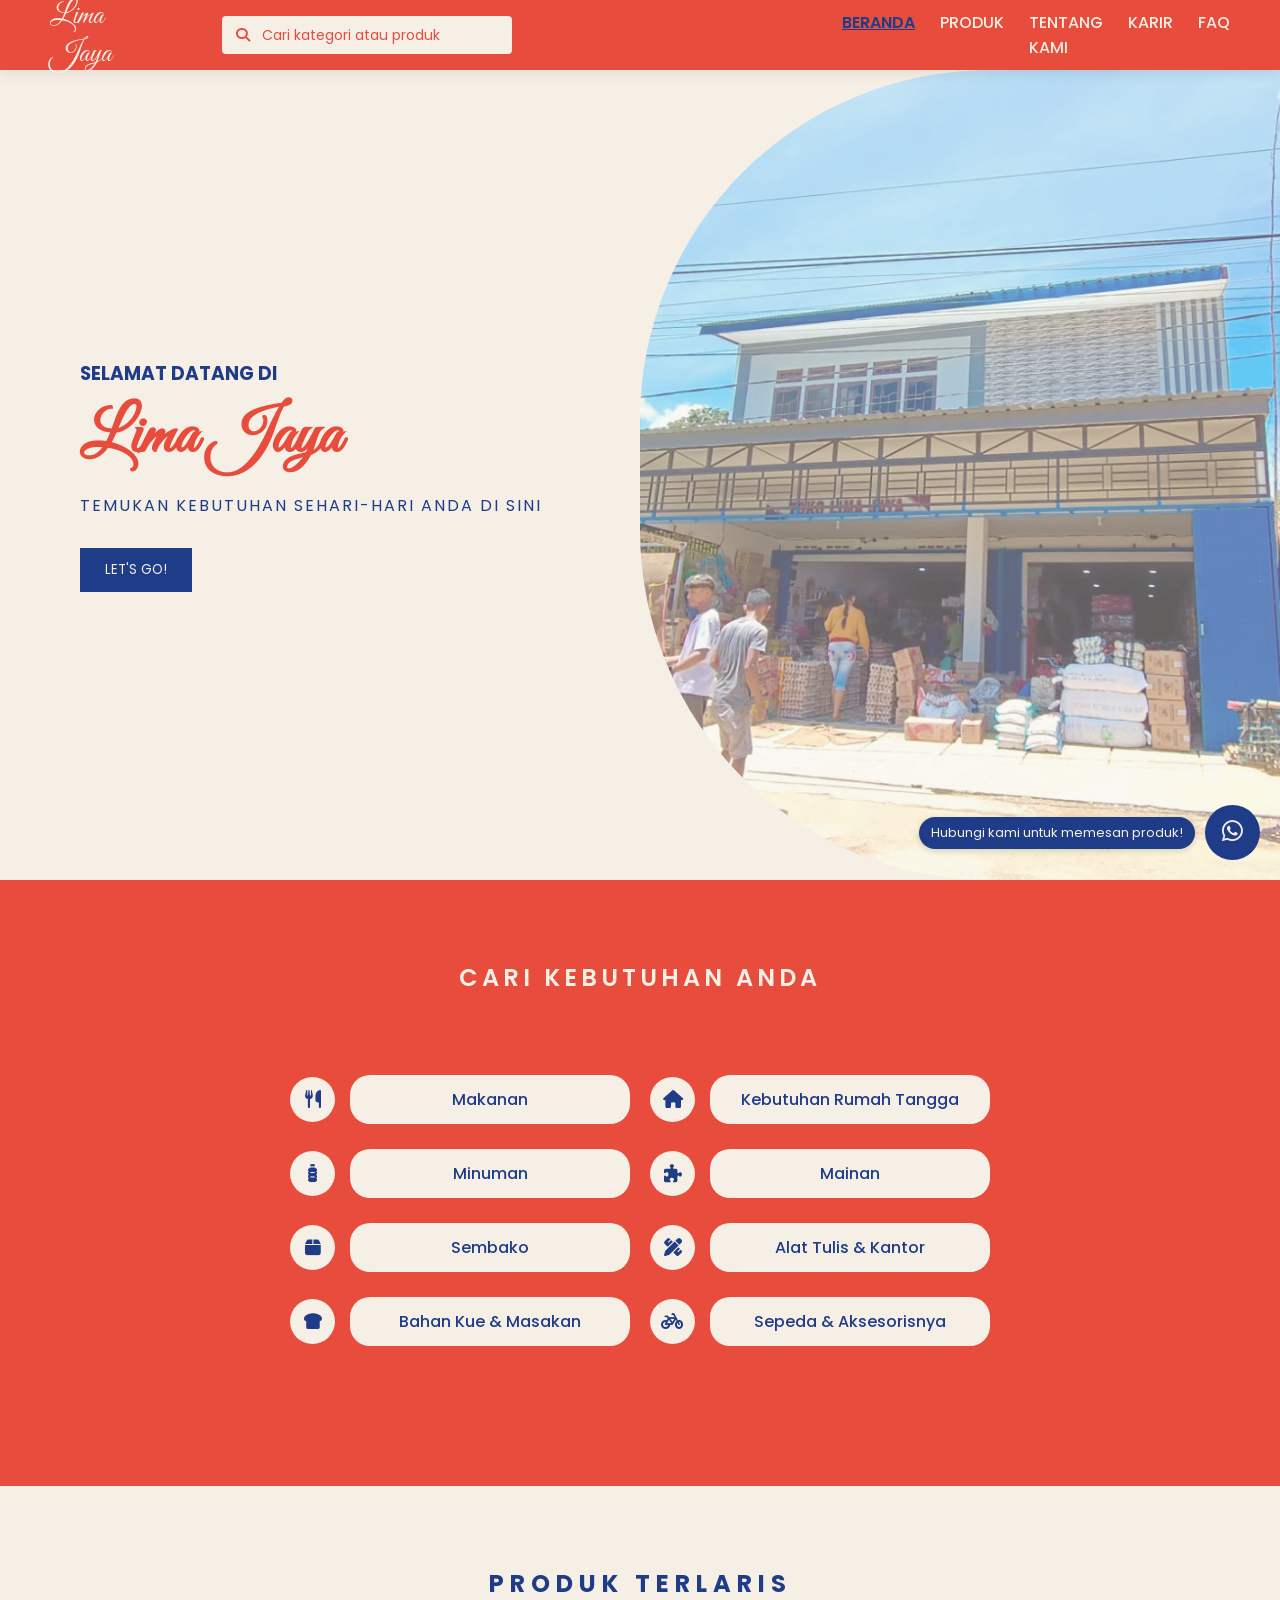
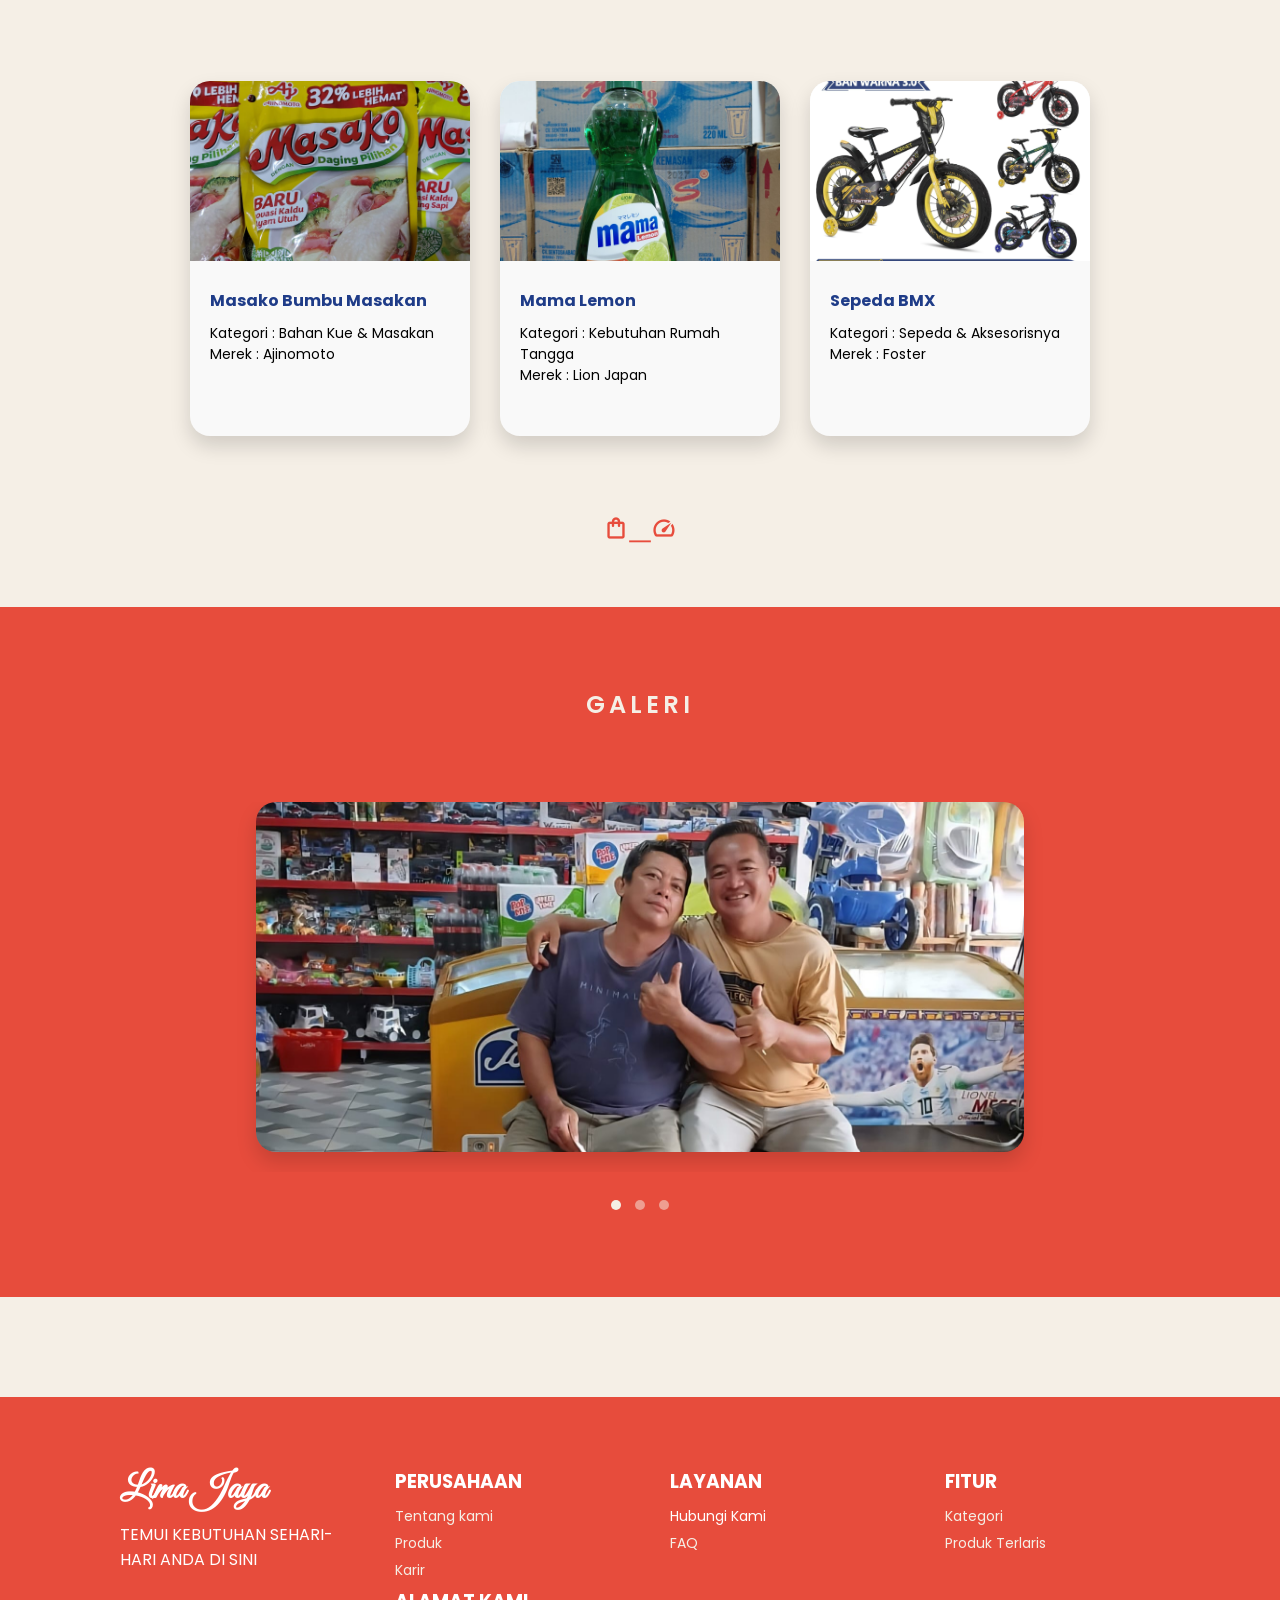
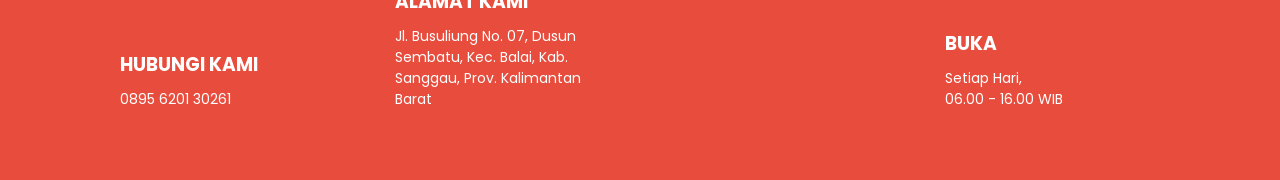
<file: index.html>
<!doctype html>
<html lang="id">
  <head>
    <meta charset="UTF-8" />
    <meta name="viewport" content="width=device-width, initial-scale=1.0" />
    <title>Lima Jaya</title>
    <link rel="stylesheet" href="css/beranda.css" />
    <link
      rel="stylesheet"
      href="https://cdnjs.cloudflare.com/ajax/libs/font-awesome/6.5.0/css/all.min.css"
    />
    <link
      href="https://fonts.googleapis.com/css2?family=Poppins:wght@300;400;500;600&family=Great+Vibes&display=swap"
      rel="stylesheet"
    />
    <link
      rel="stylesheet"
      href="https://fonts.googleapis.com/css2?family=Material+Symbols+Outlined:opsz,wght,FILL,GRAD@20..48,100..700,0..1,-50..200&icon_names=shopping_bag_speed"
    />
    <style>
      .material-symbols-outlined {
        font-variation-settings:
          "FILL" 0,
          "wght" 1000,
          "GRAD" 0,
          "opsz" 1000;
      }

      .material-symbols-outlined {
        color: #e74c3c;
      }

      .material-symbols-outlined:hover {
        color: #fff;
        padding: 10px;
        border-radius: 100%;
        background: #e74c3c;
      }
    </style>
  </head>

  <body>
    <!-- NAVBAR -->
    <div class="navbar">
      <div class="logonav">Lima Jaya</div>

      <div class="search">
        <i class="fa-solid fa-magnifying-glass"></i>
        <input
          type="text"
          id="searchInput"
          placeholder="Cari kategori atau produk"
        />
      </div>

      <div class="menu" id="menu">
        <a href="#" class="active">BERANDA</a>
        <a href="produk.html">PRODUK</a>
        <a href="tentang.html">TENTANG KAMI</a>
        <a href="karir.html">KARIR</a>
        <a href="faq.html">FAQ</a>
      </div>

      <!-- hamburger -->
      <div class="hamburger" id="hamburger">
        <i class="fa-solid fa-bars"></i>
      </div>
    </div>

    <section class="hero">
      <div class="hero">
        <div class="hero-left">
          <h3>SELAMAT DATANG DI</h3>
          <h1 class="title">Lima Jaya</h1>
          <p>TEMUKAN KEBUTUHAN SEHARI-HARI ANDA DI SINI</p>
          <button id="scrollBtn" class="btn">LET'S GO!</button>
        </div>

        <div class="hero-right">
          <img src="Hero-img/Toko Lima Jaya.jpeg" alt="store" />

          <div class="wa-container">
            <p class="wa-text">Hubungi kami untuk memesan produk!</p>
            <div class="whatsapp">
              <a
                href="https://wa.me/62895620130261"
                target="_blank"
                class="wa-link"
              >
                <i class="fa-brands fa-whatsapp"></i>
              </a>
            </div>
          </div>
        </div>
      </div>
    </section>

    <section id="kategori" class="kategori">
      <h2>CARI KEBUTUHAN ANDA</h2>

      <div class="kategori-wrapper">
        <!-- kiri -->
        <div class="kategori-col">
          <div class="item">
            <div class="icon"><i class="fa-solid fa-utensils"></i></div>
            <a href="Kategori-codes/makanan.html" class="box">Makanan</a>
          </div>

          <div class="item">
            <div class="icon"><i class="fa-solid fa-bottle-water"></i></div>
            <a href="Kategori-codes/minuman.html" class="box">Minuman</a>
          </div>

          <div class="item">
            <div class="icon"><i class="fa-solid fa-box"></i></div>
            <a href="Kategori-codes/sembako.html" class="box">Sembako</a>
          </div>

          <div class="item">
            <div class="icon"><i class="fa-solid fa-bread-slice"></i></div>
            <a href="Kategori-codes/bahan.html" class="box"
              >Bahan Kue & Masakan</a
            >
          </div>
        </div>

        <!-- kanan -->
        <div class="kategori-col">
          <div class="item">
            <div class="icon"><i class="fa-solid fa-house"></i></div>
            <a href="Kategori-codes/kebutuhan.html" class="box"
              >Kebutuhan Rumah Tangga</a
            >
          </div>

          <div class="item">
            <div class="icon"><i class="fa-solid fa-puzzle-piece"></i></div>
            <a href="Kategori-codes/mainan.html" class="box">Mainan</a>
          </div>

          <div class="item">
            <div class="icon"><i class="fa-solid fa-pen-ruler"></i></div>
            <a href="Kategori-codes/atk.html" class="box"
              >Alat Tulis & Kantor</a
            >
          </div>

          <div class="item">
            <div class="icon"><i class="fa-solid fa-bicycle"></i></div>
            <a href="Kategori-codes/sepeda.html" class="box"
              >Sepeda & Aksesorisnya</a
            >
          </div>
        </div>
      </div>
    </section>

    <section class="featured">
      <h2>PRODUK TERLARIS</h2>

      <div class="product-wrapper">
        <!-- CARD 1 -->
        <div class="card">
          <img src="Produk-img/Bahan Kue & Masakan/masako.jpeg" alt="product" />

          <div class="card-body">
            <div class="title">
              <h3>Masako Bumbu Masakan</h3>
            </div>
            <p>Kategori : Bahan Kue & Masakan <br />Merek : Ajinomoto</p>
          </div>
        </div>

        <!-- CARD 2 -->
        <div class="card">
          <img
            src="Produk-img/Kebutuhan Rumah Tangga/mamalemon.jpeg"
            alt="product"
          />

          <div class="card-body">
            <div class="title">
              <h3>Mama Lemon</h3>
            </div>
            <p>Kategori : Kebutuhan Rumah Tangga<br />Merek : Lion Japan</p>
          </div>
        </div>

        <!-- CARD 3 -->
        <div class="card">
          <img
            src="Produk-img/Sepeda & Aksesorisnya/bmxsepeda.jpeg"
            alt="product"
          />

          <div class="card-body">
            <div class="title">
              <h3>Sepeda BMX</h3>
            </div>
            <p>Kategori : Sepeda & Aksesorisnya<br />Merek : Foster</p>
          </div>
        </div>
      </div>

      <!-- icon keranjang belanja , saat klik bisa ke halaman produk -->
      <a href="produk.html">
        <span class="material-symbols-outlined"> shopping_bag_speed </span>
      </a>
    </section>

    <section class="galeri">
      <h2>GALERI</h2>

      <div class="carousel">
        <div class="track">
          <div class="slide active">
            <img src="Galeri-img/1.jpeg" />
          </div>

          <div class="slide">
            <img src="Galeri-img/2.jpeg" />
          </div>

          <div class="slide">
            <img src="Galeri-img/3.jpeg" />
          </div>
        </div>
      </div>

      <div class="dotsgaleri">
        <span class="dotgaleri active" data-index="0"></span>
        <span class="dotgaleri" data-index="1"></span>
        <span class="dotgaleri" data-index="2"></span>
      </div>
    </section>

    <div class="spacer"></div>

    <footer class="footer">
      <div class="footer-grid">
        <!-- kolom 1 -->
        <div class="col">
          <div class="top">
            <h1 class="logo">Lima Jaya</h1>
            <p>TEMUI KEBUTUHAN SEHARI-HARI ANDA DI SINI</p>
          </div>
          <div class="bottom">
            <h3>HUBUNGI KAMI</h3>
            <p>0895 6201 30261</p>
          </div>
        </div>

        <!-- kolom 2 -->
        <div class="col">
          <div class="top">
            <h3>PERUSAHAAN</h3>
            <ul>
              <li><a href="tentang.html">Tentang kami</a></li>
              <li><a href="produk.html">Produk</a></li>
              <li><a href="karir.html">Karir</a></li>
            </ul>
          </div>
          <div class="bottom">
            <h3>ALAMAT KAMI</h3>
            <p>
              Jl. Busuliung No. 07, Dusun Sembatu, Kec. Balai, Kab. Sanggau,
              Prov. Kalimantan Barat
            </p>
          </div>
        </div>

        <!-- kolom 3 -->
        <div class="col">
          <div class="top">
            <h3>LAYANAN</h3>
            <ul>
              <li>Hubungi Kami</li>
              <li><a href="faq.html">FAQ</a></li>
            </ul>
          </div>
        </div>

        <!-- kolom 4 -->
        <div class="col">
          <div class="top">
            <h3>FITUR</h3>
            <ul>
              <li><a href="produk.html">Kategori</a></li>
              <li><a href="produk.html">Produk Terlaris</a></li>
            </ul>
          </div>
          <div class="bottom">
            <h3>BUKA</h3>
            <p>Setiap Hari,<br />06.00 - 16.00 WIB</p>
          </div>
        </div>
      </div>
    </footer>

    <script src="js/beranda.js"></script>
  </body>
</html>
</file>
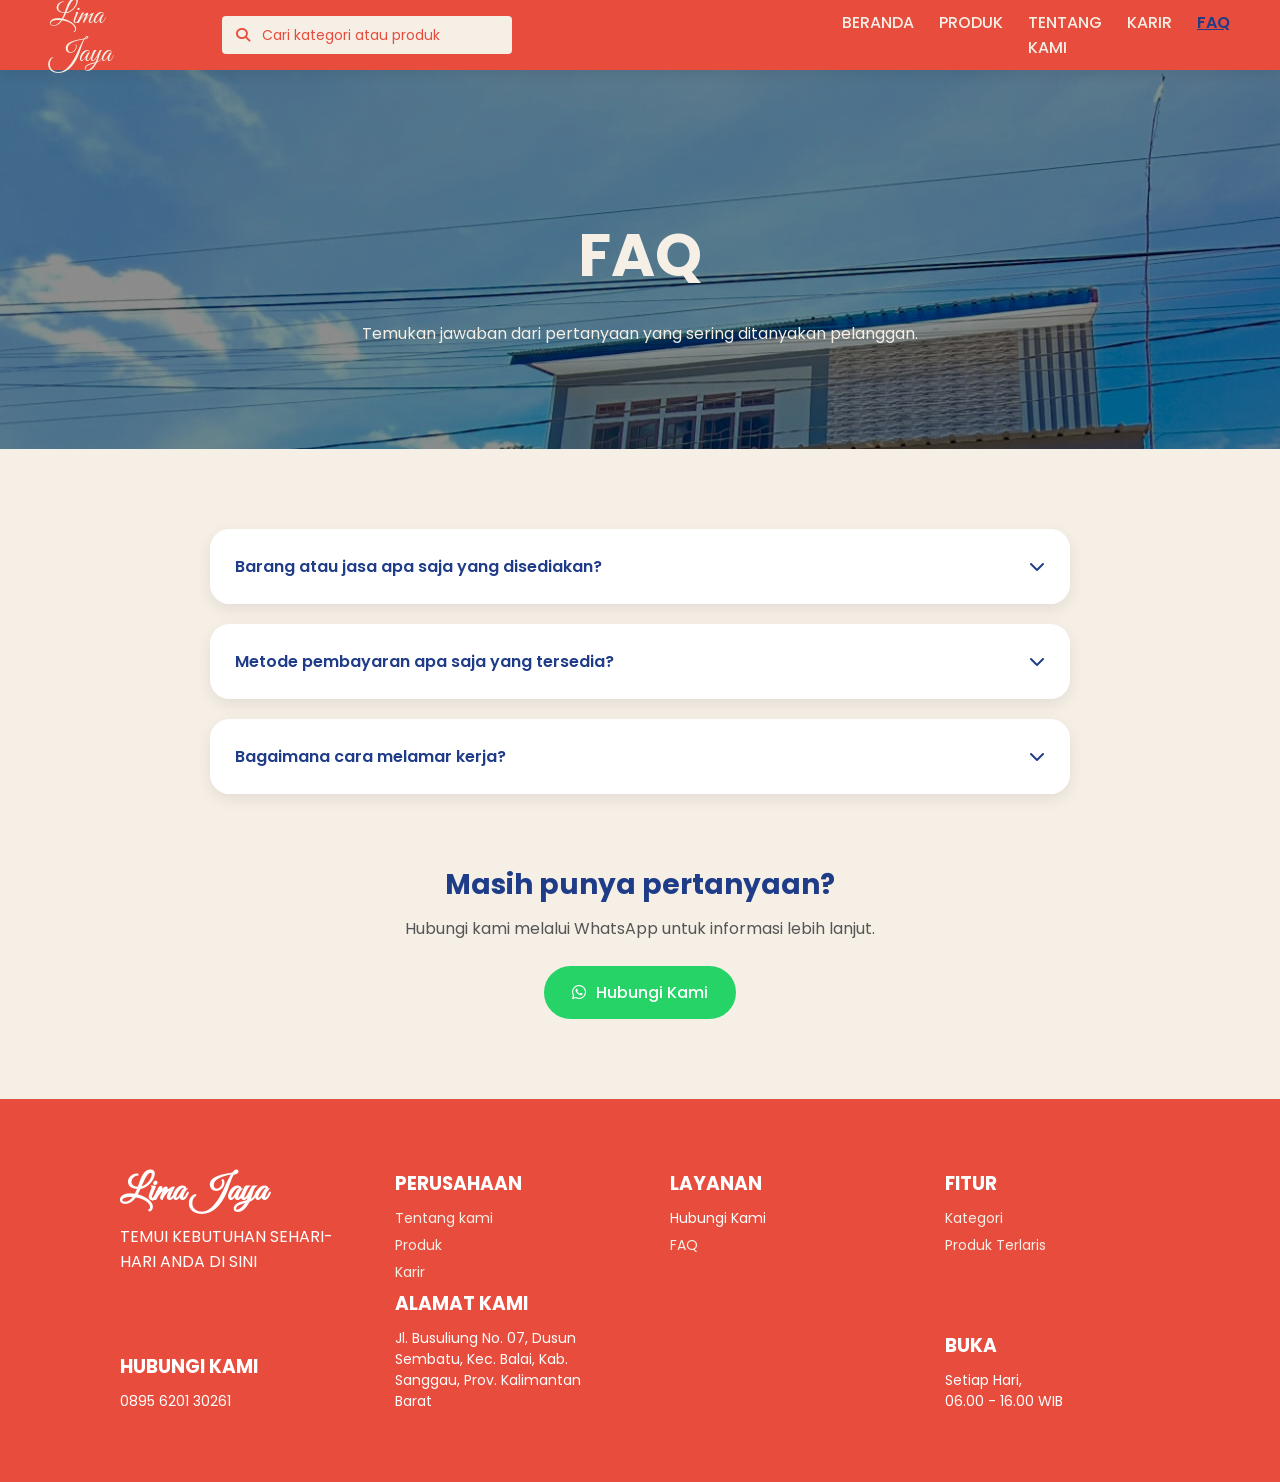
<file: faq.html>
<!doctype html>
<html lang="en">
  <head>
    <meta charset="UTF-8" />
    <meta name="viewport" content="width=device-width, initial-scale=1.0" />
    <title>FAQ</title>
    <link rel="stylesheet" href="css/faq.css" />
    <link
      rel="stylesheet"
      href="https://cdnjs.cloudflare.com/ajax/libs/font-awesome/6.5.0/css/all.min.css"
    />
    <link
      href="https://fonts.googleapis.com/css2?family=Poppins:wght@300;400;500;600&family=Great+Vibes&display=swap"
      rel="stylesheet"
    />
  </head>
  <body>
    <!-- NAVBAR -->
    <div class="navbar">
      <div class="logonav">Lima Jaya</div>

      <div class="search">
        <i class="fa-solid fa-magnifying-glass"></i>
        <input
          type="text"
          id="searchInput"
          placeholder="Cari kategori atau produk"
        />
      </div>

      <div class="menu" id="menu">
        <a href="index.html">BERANDA</a>
        <a href="produk.html">PRODUK</a>
        <a href="tentang.html">TENTANG KAMI</a>
        <a href="karir.html">KARIR</a>
        <a href="#" class="active">FAQ</a>
      </div>

      <!-- hamburger -->
      <div class="hamburger" id="hamburger">
        <i class="fa-solid fa-bars"></i>
      </div>
    </div>

    <section class="faq-hero">
      <h1>FAQ</h1>
      <p>Temukan jawaban dari pertanyaan yang sering ditanyakan pelanggan.</p>
    </section>

    <section class="faq-section">
      <!-- item -->
      <div class="faq-item">
        <button class="faq-question">
          Barang atau jasa apa saja yang disediakan?
          <i class="fa-solid fa-chevron-down"></i>
        </button>

        <div class="faq-answer">
          <p>
            Lima Jaya menyediakan berbagai kebutuhan sehari-hari seperti
            makanan, minuman, sembako, alat tulis, mainan, kebutuhan rumah
            tangga, dan lainnya. Kami juga menyediakan jasa pesan-antar sesuai
            dengan pesanan dan alamat Anda.
          </p>
        </div>
      </div>

      <!-- item -->
      <div class="faq-item">
        <button class="faq-question">
          Metode pembayaran apa saja yang tersedia?
          <i class="fa-solid fa-chevron-down"></i>
        </button>

        <div class="faq-answer">
          <p>Kami menerima pembayaran tunai, transfer bank, dan QRIS.</p>
        </div>
      </div>

      <!-- item -->
      <div class="faq-item">
        <button class="faq-question">
          Bagaimana cara melamar kerja?
          <i class="fa-solid fa-chevron-down"></i>
        </button>

        <div class="faq-answer">
          <p>
            Anda dapat membuka halaman karir, memilih posisi yang tersedia,
            kemudian mengisi form lamaran kerja dan mengirimkannya melalui
            WhatsApp.
          </p>
        </div>
      </div>

      <div class="faq-contact">
        <h3>Masih punya pertanyaan?</h3>
        <p>Hubungi kami melalui WhatsApp untuk informasi lebih lanjut.</p>

        <a href="https://wa.me/62895620130261" class="contact-btn">
          <i class="fa-brands fa-whatsapp"></i>
          Hubungi Kami
        </a>
      </div>
    </section>

    <footer class="footer">
      <div class="footer-grid">
        <!-- kolom 1 -->
        <div class="col">
          <div class="top">
            <h1 class="logo">Lima Jaya</h1>
            <p>TEMUI KEBUTUHAN SEHARI-HARI ANDA DI SINI</p>
          </div>
          <div class="bottom">
            <h3>HUBUNGI KAMI</h3>
            <p>0895 6201 30261</p>
          </div>
        </div>

        <!-- kolom 2 -->
        <div class="col">
          <div class="top">
            <h3>PERUSAHAAN</h3>
            <ul>
              <li><a href="tentang.html">Tentang kami</a></li>
              <li><a href="produk.html">Produk</a></li>
              <li><a href="karir.html">Karir</a></li>
            </ul>
          </div>
          <div class="bottom">
            <h3>ALAMAT KAMI</h3>
            <p>
              Jl. Busuliung No. 07, Dusun Sembatu, Kec. Balai, Kab. Sanggau,
              Prov. Kalimantan Barat
            </p>
          </div>
        </div>

        <!-- kolom 3 -->
        <div class="col">
          <div class="top">
            <h3>LAYANAN</h3>
            <ul>
              <li>Hubungi Kami</li>
              <li><a href="faq.html">FAQ</a></li>
            </ul>
          </div>
        </div>

        <!-- kolom 4 -->
        <div class="col">
          <div class="top">
            <h3>FITUR</h3>
            <ul>
              <li><a href="produk.html">Kategori</a></li>
              <li><a href="produk.html">Produk Terlaris</a></li>
            </ul>
          </div>
          <div class="bottom">
            <h3>BUKA</h3>
            <p>Setiap Hari,<br />06.00 - 16.00 WIB</p>
          </div>
        </div>
      </div>
    </footer>

    <script src="js/faq.js"></script>
  </body>
</html>
</file>
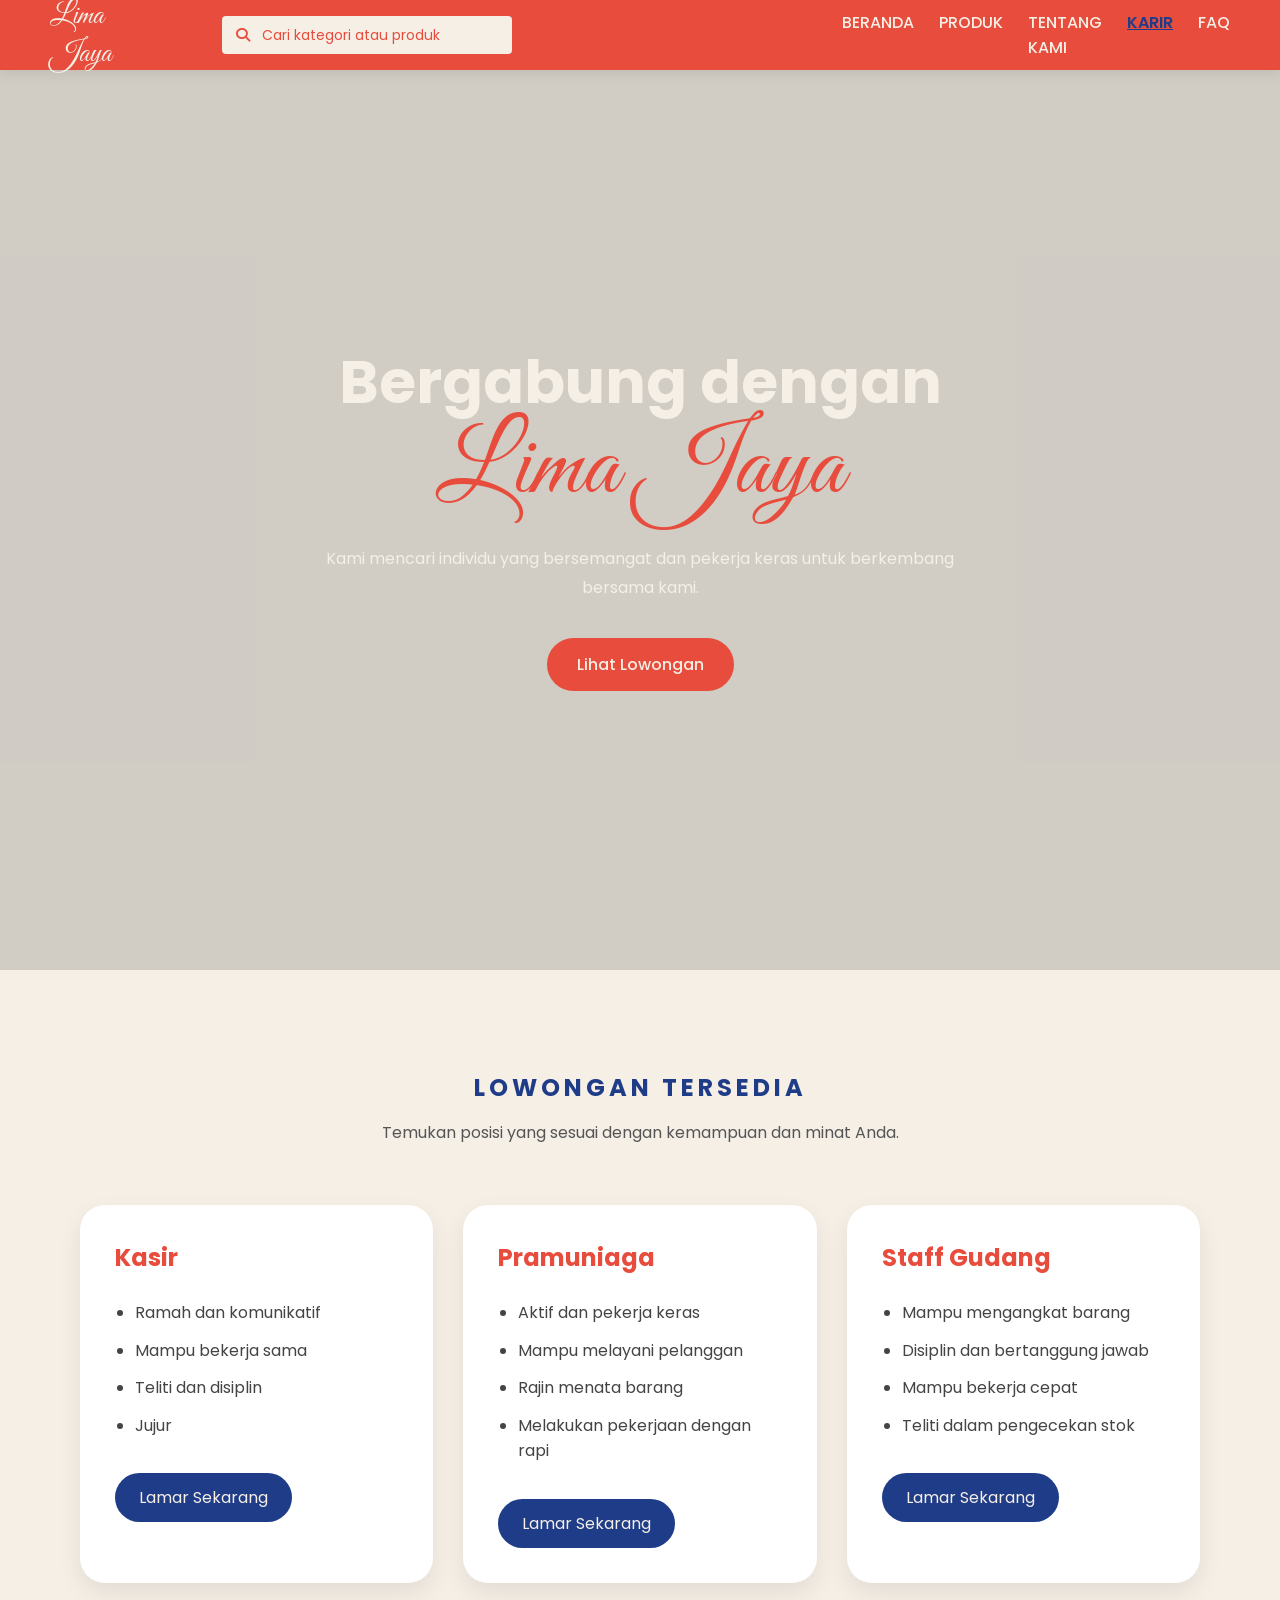
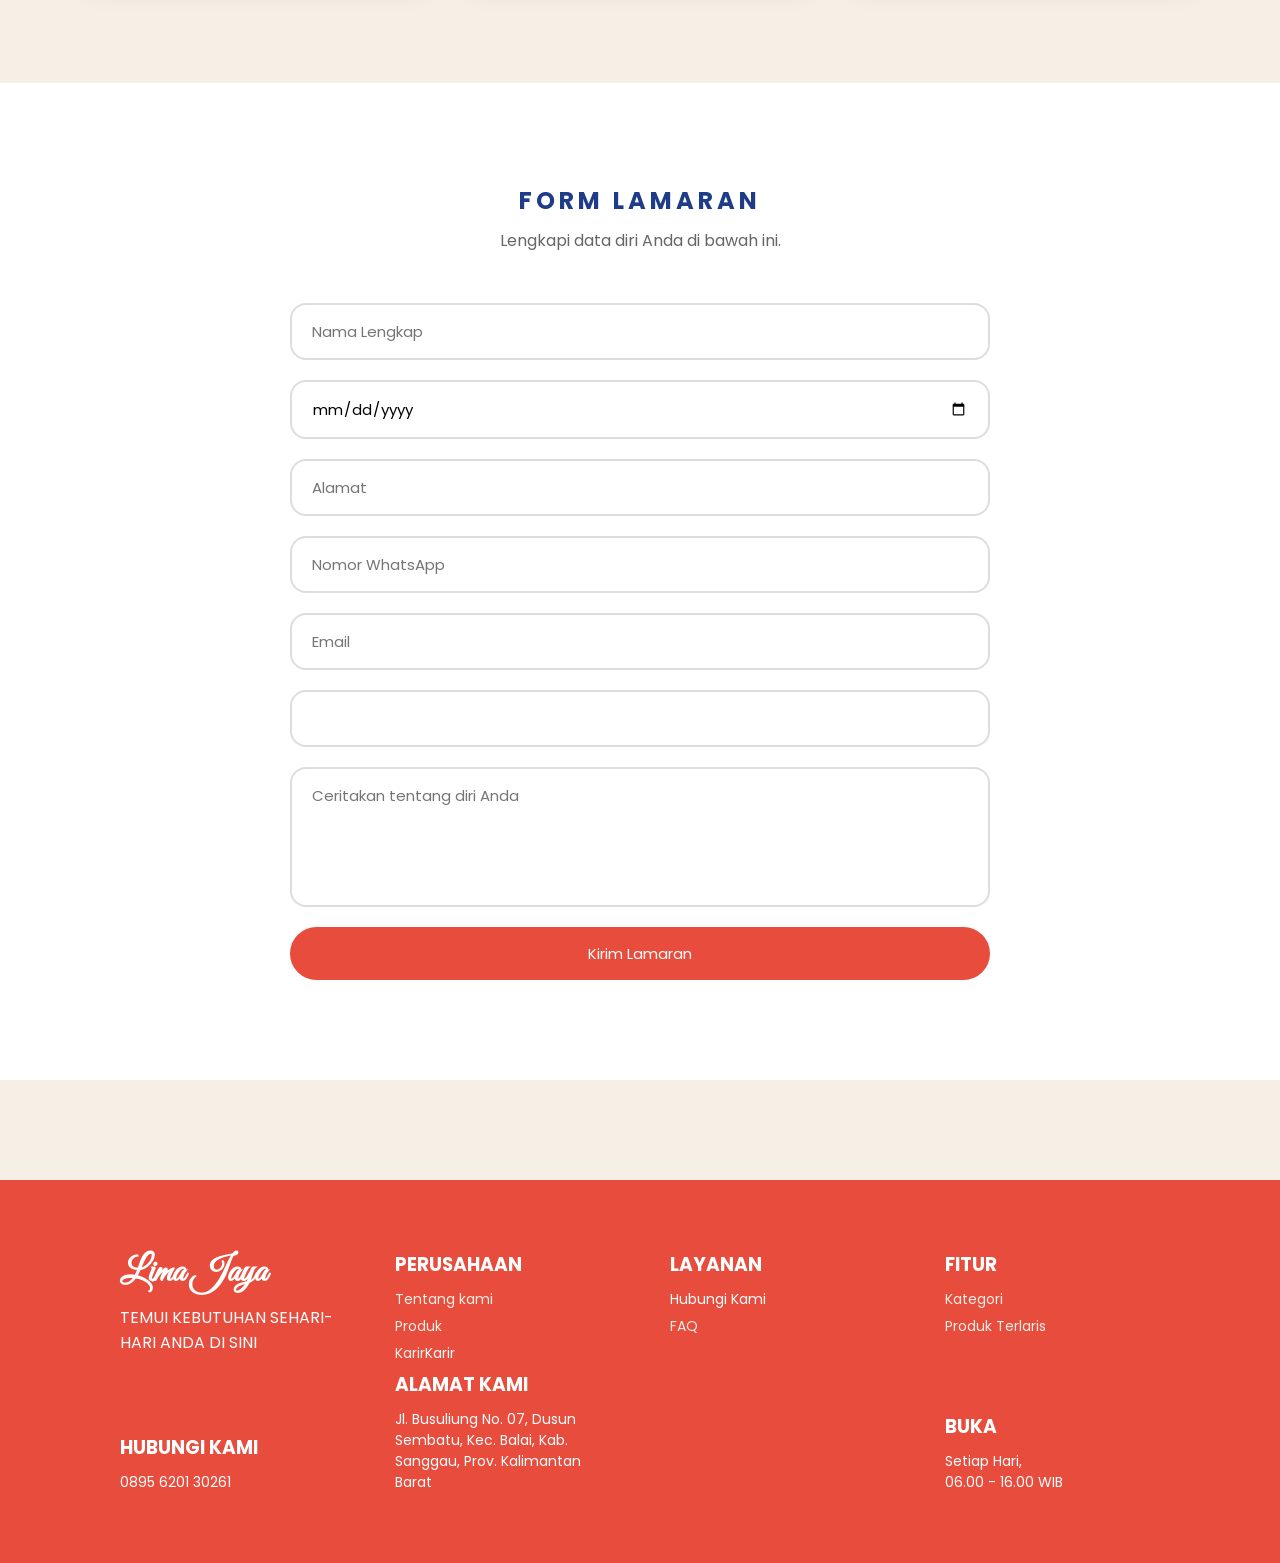
<file: karir.html>
<!doctype html>
<html lang="en">
  <head>
    <meta charset="UTF-8" />
    <meta name="viewport" content="width=device-width, initial-scale=1.0" />
    <title>Karir</title>
    <link rel="stylesheet" href="css/karir.css" />
    <link
      rel="stylesheet"
      href="https://cdnjs.cloudflare.com/ajax/libs/font-awesome/6.5.0/css/all.min.css"
    />
    <link
      href="https://fonts.googleapis.com/css2?family=Poppins:wght@300;400;500;600&family=Great+Vibes&display=swap"
      rel="stylesheet"
    />
  </head>
  <body>
    <!-- NAVBAR -->
    <div class="navbar">
      <div class="logonav">Lima Jaya</div>

      <div class="search">
        <i class="fa-solid fa-magnifying-glass"></i>
        <input
          type="text"
          id="searchInput"
          placeholder="Cari kategori atau produk"
        />
      </div>

      <div class="menu" id="menu">
        <a href="index.html">BERANDA</a>
        <a href="produk.html">PRODUK</a>
        <a href="tentang.html">TENTANG KAMI</a>
        <a href="#" class="active">KARIR</a>
        <a href="faq.html">FAQ</a>
      </div>

      <!-- hamburger -->
      <div class="hamburger" id="hamburger">
        <i class="fa-solid fa-bars"></i>
      </div>
    </div>

    <section class="career-hero">
      <div class="career-overlay"></div>

      <div class="career-content">
        <h1>
          Bergabung dengan <br />
          <span class="brand">Lima Jaya</span>
        </h1>

        <p>
          Kami mencari individu yang bersemangat dan pekerja keras untuk
          berkembang bersama kami.
        </p>

        <a href="#lowongan" class="career-btn"> Lihat Lowongan </a>
      </div>
    </section>

    <section id="lowongan" class="jobs">
      <div class="jobs-title">
        <h2>LOWONGAN TERSEDIA</h2>
        <p>Temukan posisi yang sesuai dengan kemampuan dan minat Anda.</p>
      </div>

      <div class="jobs-container">
        <!-- CARD 1 -->
        <div class="job-card">
          <h3>Kasir</h3>

          <ul>
            <li>Ramah dan komunikatif</li>
            <li>Mampu bekerja sama</li>
            <li>Teliti dan disiplin</li>
            <li>Jujur</li>
          </ul>

          <a href="#form-lamaran" class="job-btn" data-job="Kasir">
            Lamar Sekarang
          </a>
        </div>

        <!-- CARD 2 -->
        <div class="job-card">
          <h3>Pramuniaga</h3>

          <ul>
            <li>Aktif dan pekerja keras</li>
            <li>Mampu melayani pelanggan</li>
            <li>Rajin menata barang</li>
            <li>Melakukan pekerjaan dengan rapi</li>
          </ul>

          <a href="#form-lamaran" class="job-btn" data-job="Pramuniaga">
            Lamar Sekarang
          </a>
        </div>

        <!-- CARD 3 -->
        <div class="job-card">
          <h3>Staff Gudang</h3>

          <ul>
            <li>Mampu mengangkat barang</li>
            <li>Disiplin dan bertanggung jawab</li>
            <li>Mampu bekerja cepat</li>
            <li>Teliti dalam pengecekan stok</li>
          </ul>

          <a href="#form-lamaran" class="job-btn" data-job="Staff Gudang">
            Lamar Sekarang
          </a>
        </div>
      </div>
    </section>

    <section id="form-lamaran" class="apply">
      <div class="apply-title">
        <h2>FORM LAMARAN</h2>
        <p>Lengkapi data diri Anda di bawah ini.</p>
      </div>

      <form id="applyForm">
        <input type="text" id="nama" placeholder="Nama Lengkap" required />

        <input type="date" id="tgllahir" placeholder="Tanggal Lahir" required />

        <input type="text" id="alamat" placeholder="Alamat" required />

        <input type="tel" id="telepon" placeholder="Nomor WhatsApp" required />

        <input type="email" id="email" placeholder="Email" required />

        <!-- isi posisi otomatis sesuai dengan dimana posisi diklik -->
        <input type="text" id="posisi" readonly />

        <textarea
          id="tentang"
          placeholder="Ceritakan tentang diri Anda"
          required
        ></textarea>

        <button type="submit">Kirim Lamaran</button>
      </form>
    </section>

    <div class="spacer"></div>

    <footer class="footer">
      <div class="footer-grid">
        <!-- kolom 1 -->
        <div class="col">
          <div class="top">
            <h1 class="logo">Lima Jaya</h1>
            <p>TEMUI KEBUTUHAN SEHARI-HARI ANDA DI SINI</p>
          </div>
          <div class="bottom">
            <h3>HUBUNGI KAMI</h3>
            <p>0895 6201 30261</p>
          </div>
        </div>

        <!-- kolom 2 -->
        <div class="col">
          <div class="top">
            <h3>PERUSAHAAN</h3>
            <ul>
              <li><a href="tentang.html">Tentang kami</a></li>
              <li><a href="produk.html">Produk</a></li>
              <li><a href="karir.html">Karir</a>Karir</li>
            </ul>
          </div>
          <div class="bottom">
            <h3>ALAMAT KAMI</h3>
            <p>
              Jl. Busuliung No. 07, Dusun Sembatu, Kec. Balai, Kab. Sanggau,
              Prov. Kalimantan Barat
            </p>
          </div>
        </div>

        <!-- kolom 3 -->
        <div class="col">
          <div class="top">
            <h3>LAYANAN</h3>
            <ul>
              <li>Hubungi Kami</li>
              <li><a href="faq.html">FAQ</a></li>
            </ul>
          </div>
        </div>

        <!-- kolom 4 -->
        <div class="col">
          <div class="top">
            <h3>FITUR</h3>
            <ul>
              <li><a href="produk.html">Kategori</a></li>
              <li><a href="produk.html">Produk Terlaris</a></li>
            </ul>
          </div>
          <div class="bottom">
            <h3>BUKA</h3>
            <p>Setiap Hari,<br />06.00 - 16.00 WIB</p>
          </div>
        </div>
      </div>
    </footer>

    <script src="js/karir.js"></script>
  </body>
</html>
</file>
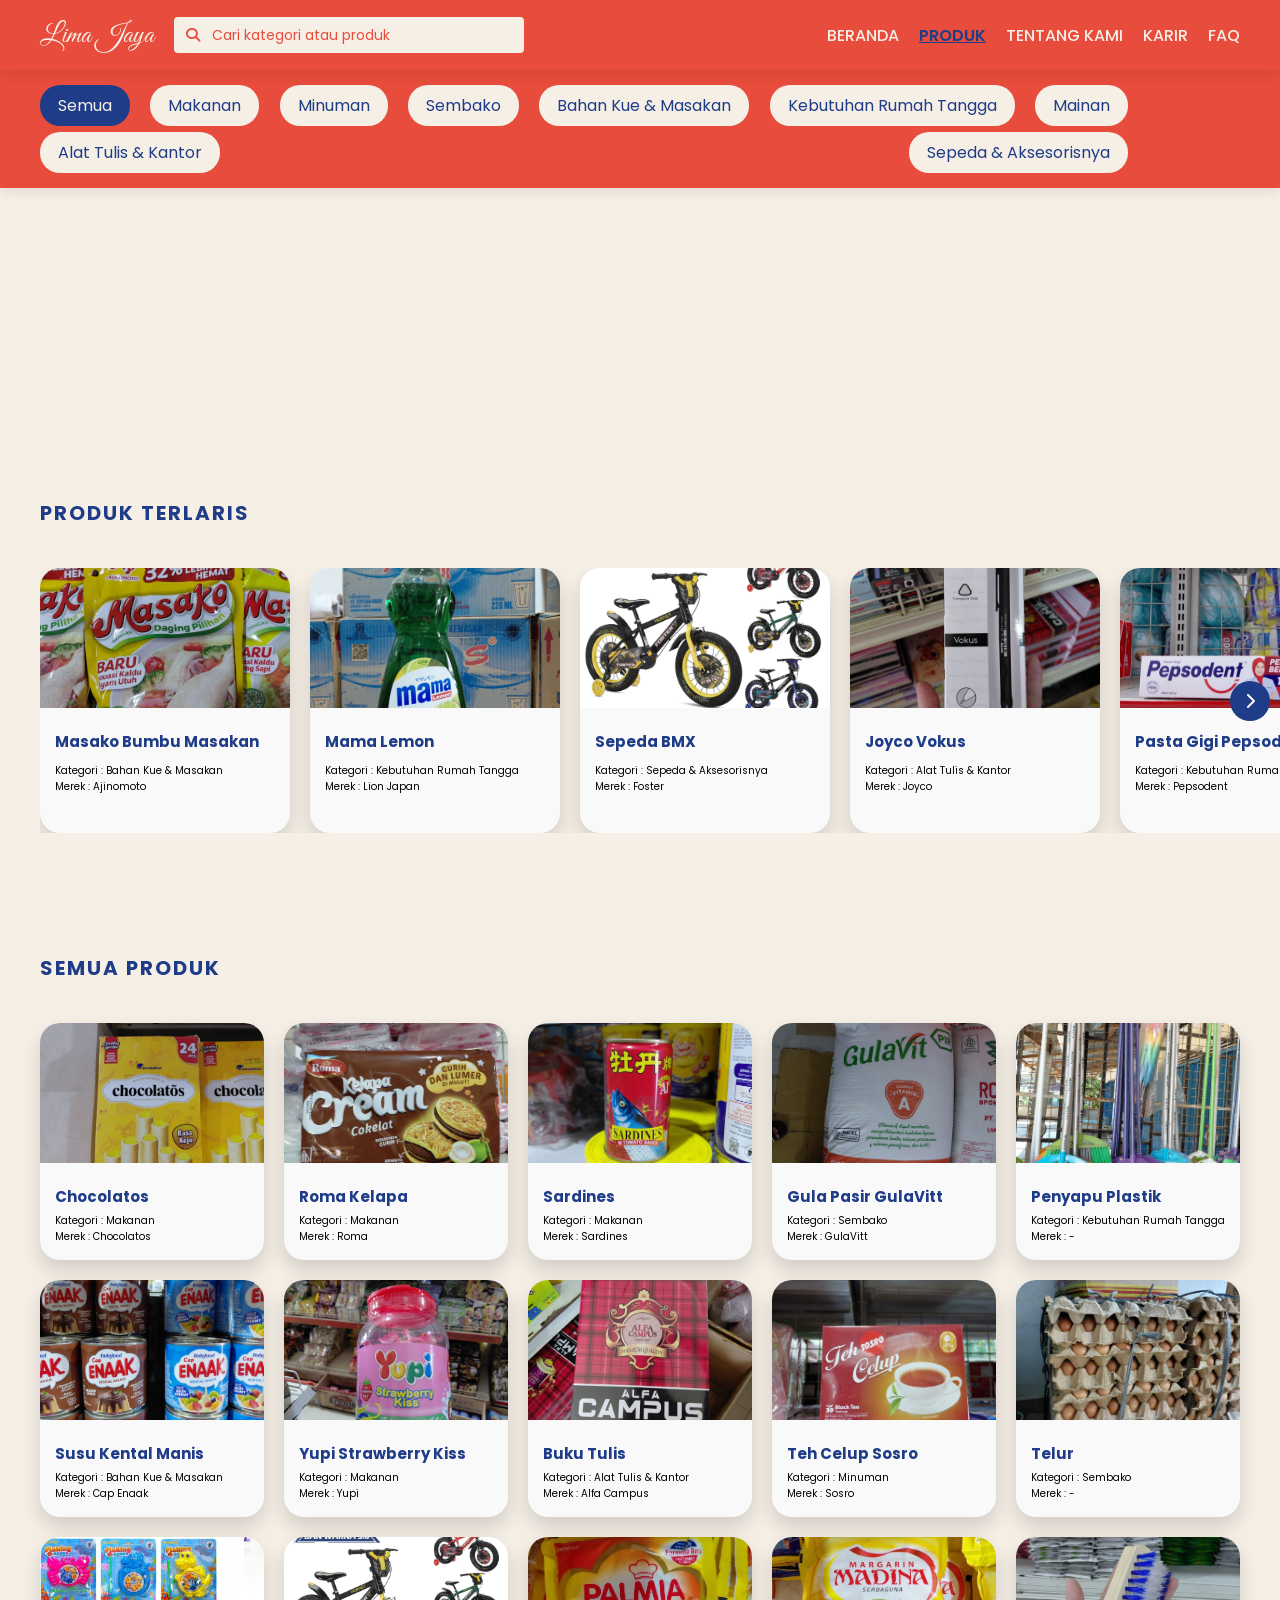
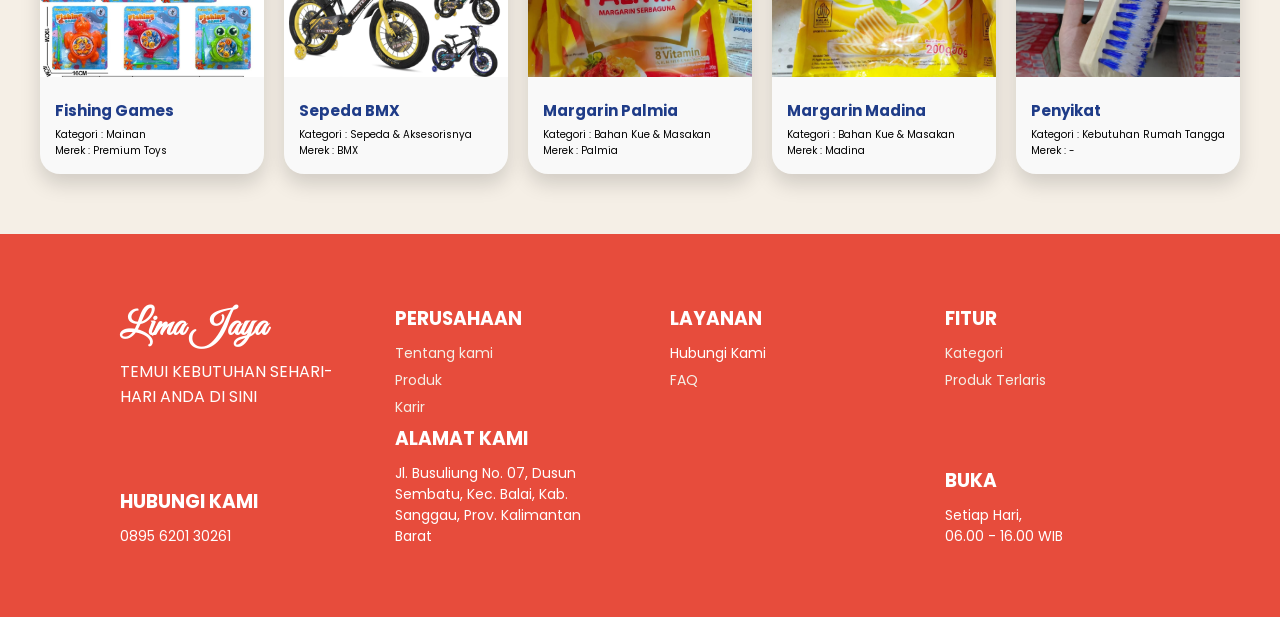
<file: produk.html>
<!doctype html>
<html lang="en">
  <head>
    <meta charset="UTF-8" />
    <meta name="viewport" content="width=device-width, initial-scale=1.0" />
    <title>Produk</title>
    <link rel="stylesheet" href="css/produk.css" />
    <link
      rel="stylesheet"
      href="https://cdnjs.cloudflare.com/ajax/libs/font-awesome/6.5.0/css/all.min.css"
    />
    <link href="https://fonts.googleapis.com/css2?family=Poppins:wght@300;400;500;600&family=Great+Vibes&display=swap" rel="stylesheet">
  </head>
  <body>
    <!-- NAVBAR -->
    <div class="navbar">
      <div class="logonav">Lima Jaya</div>

      <div class="search">
        <i class="fa-solid fa-magnifying-glass"></i>
        <input type="text" id="searchInput" placeholder="Cari kategori atau produk" />
      </div>

      <div class="menu" id="menu">
        <a href="index.html">BERANDA</a>
        <a href="#" class="active">PRODUK</a>
        <a href="tentang.html">TENTANG KAMI</a>
        <a href="karir.html">KARIR</a>
        <a href="faq.html">FAQ</a>
      </div>

      <!-- hamburger -->
      <div class="hamburger" id="hamburger">
        <i class="fa-solid fa-bars"></i>
      </div>
    </div>

    <section class="category-nav">
      <div class="cat-container">
        <a href="#" class="cat-btn active" data-category="all">Semua</a>
        <a href="Kategori-codes/makanan.html" class="cat-btn" data-category="makanan">Makanan</a>
        <a href="Kategori-codes/minuman.html" class="cat-btn" data-category="minuman">Minuman</a>
        <a href="Kategori-codes/sembako.html" class="cat-btn" data-category="sembako">Sembako</a>
        <a href="Kategori-codes/bahan.html" class="cat-btn" data-category="bahan">
          Bahan Kue & Masakan
        </a>
        <a href="Kategori-codes/kebutuhan.html" class="cat-btn" data-category="rumah">
          Kebutuhan Rumah Tangga
        </a>
        <a href="Kategori-codes/mainan.html" class="cat-btn" data-category="mainan">Mainan</a>
        <a href="Kategori-codes/atk.html" class="cat-btn" data-category="alat">
          Alat Tulis & Kantor
        </a>
        <a href="Kategori-codes/sepeda.html" class="cat-btn" data-category="sepeda">
          Sepeda & Aksesorisnya
        </a>
      </div>
    </section>

    <section class="banner">
      <div class="banner-content">
        <p>TEMUKAN KEBUTUHAN HARIAN ANDA</p>
      </div>
    </section>

    <section class="all-products">
      <h2>PRODUK TERLARIS</h2>

      <div class="all-wrapper">
        <div class="all-container">
          <!-- card 1 -->
          <div class="all-card">
            <img src="Produk-img/Bahan Kue & Masakan/masako.jpeg" />
            <h3>Masako Bumbu Masakan</h3>
            <p>Kategori : Bahan Kue & Masakan <br />Merek : Ajinomoto</p>
          </div>

          <!-- card 2 -->
          <div class="all-card">
            <img src="Produk-img/Kebutuhan Rumah Tangga/mamalemon.jpeg" />
            <h3>Mama Lemon</h3>
            <p>Kategori : Kebutuhan Rumah Tangga<br />Merek : Lion Japan</p>
          </div>

          <!-- card 3 -->
          <div class="all-card">
            <img src="Produk-img/Sepeda & Aksesorisnya/bmxsepeda.jpeg" />
            <h3>Sepeda BMX</h3>
            <p>Kategori : Sepeda & Aksesorisnya<br />Merek : Foster</p>
          </div>

          <!-- card 4 -->
          <div class="all-card">
            <img src="Produk-img/Alat Tulis & Kantor/joyco.jpeg" />
            <h3>Joyco Vokus</h3>
            <p>Kategori : Alat Tulis & Kantor<br />Merek : Joyco</p>
          </div>

          <!-- card 5 -->
          <div class="all-card">
            <img src="Produk-img/Kebutuhan Rumah Tangga/pepsodent.jpeg" />
            <h3>Pasta Gigi Pepsodent</h3>
            <p>Kategori : Kebutuhan Rumah tangga<br />Merek : Pepsodent</p>
          </div>

          <!-- card 6 -->
          <div class="all-card">
            <img src="Produk-img/Makanan/chocolatos.jpeg" />
            <h3>Chocolatos Rasa Keju</h3>
            <p>Kategori : Makanan<br />Merek : Chocolatos</p>
          </div>

          <!-- card 7 -->
          <div class="all-card">
            <img src="Produk-img/Bahan Kue & Masakan/argapura.jpeg" />
            <h3>Bubuk Agar-agar Argapura</h3>
            <p>Kategori : Bahan Kue & Masakan<br />Merek : Argapura</p>
          </div>

          <!-- card 8 -->
          <div class="all-card">
            <img src="Produk-img/Makanan/chocolatos.jpeg" />
            <h3>Chocolatos</h3>
            <p>Kategori : Makanan <br />Merek : Chocolatos</p>
          </div>

          <!-- card 9 -->
          <div class="all-card">
            <img src="Produk-img/Makanan/romakelapacoklat.jpeg" />
            <h3>Roma Kelapa Cream Coklat</h3>
            <p>Kategori : Makanan<br />Merek : Roma</p>
          </div>

          <!-- card 10 -->
          <div class="all-card">
            <img src="Produk-img/Makanan/sardines.jpeg" />
            <h3>Sardines in Tomato Sauce</h3>
            <p>Kategori : Makanan<br />Merek : Sardines</p>
          </div>

          <!-- card 11 -->
          <div class="all-card">
            <img src="Produk-img/Makanan/nextar.jpeg" />
            <h3>Nextar Chocolate Pie</h3>
            <p>Kategori : Makanan<br />Merek : Nextar</p>
          </div>

          <!-- card 12 -->
          <div class="all-card">
            <img src="Produk-img/Makanan/indomieayamgeprek.jpeg" />
            <h3>Indomie Ayam Geprek</h3>
            <p>Kategori : Makanan<br />Merek : Indomie</p>
          </div>

          <!-- card 13 -->
          <div class="all-card">
            <img src="Produk-img/Makanan/chilisardines.jpeg" />
            <h3>Chili Sardines</h3>
            <p>Kategori : Makanan<br />Merek : Chili</p>
          </div>

          <!-- card 14 -->
          <div class="all-card">
            <img src="Produk-img/Makanan/yupistrawberrykiss.jpeg" />
            <h3>Yupi Strawberry Kiss</h3>
            <p>Kategori : Makanan<br />Merek : Yupi</p>
          </div>
          </div>
        <div class="scroll-arrow left">
          <i class="fa-solid fa-chevron-left"></i>
        </div>
        <div class="scroll-arrow right">
          <i class="fa-solid fa-chevron-right"></i>
        </div>
        </div>
      </div>
    </section>
    
    <section class="all-products-grid">
      <h2>SEMUA PRODUK</h2>

      <div class="grid-container">
        <!-- Cards -->
        <div class="grid-card">
          <img src="Produk-img/Makanan/chocolatos.jpeg" />
          <h3>Chocolatos</h3>
          <p>Kategori : Makanan<br>Merek : Chocolatos</p>
        </div>

        <div class="grid-card">
          <img src="Produk-img/Makanan/romakelapacoklat.jpeg" />
          <h3>Roma Kelapa</h3>
          <p>Kategori : Makanan<br>Merek : Roma</p>
        </div>

        <div class="grid-card">
          <img src="Produk-img/Makanan/sardines.jpeg" />
          <h3>Sardines</h3>
          <p>Kategori : Makanan<br>Merek : Sardines</p>
        </div>

        <div class="grid-card">
          <img src="Produk-img/Sembako/gulavitt.jpeg" />
          <h3>Gula Pasir GulaVitt</h3>
          <p>Kategori : Sembako<br>Merek : GulaVitt</p>
        </div>

        <div class="grid-card">
          <img src="Produk-img/Kebutuhan Rumah Tangga/penyapuplastik.jpeg" />
          <h3>Penyapu Plastik</h3>
          <p>Kategori : Kebutuhan Rumah Tangga<br>Merek : -</p>
        </div>

        <div class="grid-card">
          <img src="Produk-img/Bahan Kue & Masakan/capenaak.jpeg" />
          <h3>Susu Kental Manis</h3>
          <p>Kategori : Bahan Kue & Masakan<br>Merek : Cap Enaak</p>
        </div>

        <div class="grid-card">
          <img src="Produk-img/Makanan/yupistrawberrykiss.jpeg" />
          <h3>Yupi Strawberry Kiss</h3>
          <p>Kategori : Makanan<br>Merek : Yupi</p>
        </div>
        
        <div class="grid-card">
          <img src="Produk-img/Alat Tulis & Kantor/bukutulis.jpeg" />
          <h3>Buku Tulis</h3>
          <p>Kategori : Alat Tulis & Kantor<br>Merek : Alfa Campus</p>
        </div>

        <div class="grid-card">
          <img src="Produk-img/Minuman/tehsosro.jpeg" />
          <h3>Teh Celup Sosro</h3>
          <p>Kategori : Minuman<br>Merek : Sosro</p>
        </div>

        <div class="grid-card">
          <img src="Produk-img/Sembako/Telur.jpeg" />
          <h3>Telur</h3>
          <p>Kategori : Sembako<br>Merek : -</p>
        </div>

        <div class="grid-card">
          <img src="Produk-img/Mainan/fishing.jpeg" />
          <h3>Fishing Games</h3>
          <p>Kategori : Mainan<br>Merek : Premium Toys</p>
        </div>

        <div class="grid-card">
          <img src="Produk-img/Sepeda & Aksesorisnya/bmxsepeda.jpeg" />
          <h3>Sepeda BMX</h3>
          <p>Kategori : Sepeda & Aksesorisnya<br>Merek : BMX</p>
        </div>

        <div class="grid-card">
          <img src="Produk-img/Bahan Kue & Masakan/palmia.jpeg" />
          <h3>Margarin Palmia</h3>
          <p>Kategori : Bahan Kue & Masakan<br>Merek : Palmia</p>
        </div>

        <div class="grid-card">
          <img src="Produk-img/Bahan Kue & Masakan/madina.jpeg" />
          <h3>Margarin Madina</h3>
          <p>Kategori : Bahan Kue & Masakan<br>Merek : Madina</p>
        </div>

        <div class="grid-card">
          <img src="Produk-img/Kebutuhan Rumah Tangga/penyikat.jpeg" />
          <h3>Penyikat</h3>
          <p>Kategori : Kebutuhan Rumah Tangga<br>Merek : -</p>
        </div>
      </div>
    </section>  
    
    <footer class="footer">
      <div class="footer-grid">
        <!-- kolom 1 -->
        <div class="col">
          <div class="top">
            <h1 class="logo">Lima Jaya</h1>
            <p>TEMUI KEBUTUHAN SEHARI-HARI ANDA DI SINI</p>
          </div>
          <div class="bottom">
            <h3>HUBUNGI KAMI</h3>
            <p>0895 6201 30261</p>
          </div>
        </div>

        <!-- kolom 2 -->
        <div class="col">
          <div class="top">
            <h3>PERUSAHAAN</h3>
            <ul>
              <li><a href="tentang.html">Tentang kami</a></li>
              <li><a href="produk.html">Produk</a></li>
              <li><a href="karir.html">Karir</a></li>
            </ul>
          </div>
          <div class="bottom">
            <h3>ALAMAT KAMI</h3>
            <p>
              Jl. Busuliung No. 07, Dusun Sembatu, Kec. Balai, Kab. Sanggau,
              Prov. Kalimantan Barat
            </p>
          </div>
        </div>

        <!-- kolom 3 -->
        <div class="col">
          <div class="top">
            <h3>LAYANAN</h3>
            <ul>
              <li>Hubungi Kami</li>
              <li><a href="faq.html">FAQ</a></li>
            </ul>
          </div>
        </div>

        <!-- kolom 4 -->
        <div class="col">
          <div class="top">
            <h3>FITUR</h3>
            <ul>
              <li><a href="produk.html">Kategori</a></li>
              <li><a href="produk.html">Produk Terlaris</a></li>
            </ul>
          </div>
          <div class="bottom">
            <h3>BUKA</h3>
            <p>Setiap Hari,<br />06.00 - 16.00 WIB</p>
          </div>
        </div>
      </div>
    </footer>

    <script src="js/produk.js"></script>
  </body>
</html>
</file>
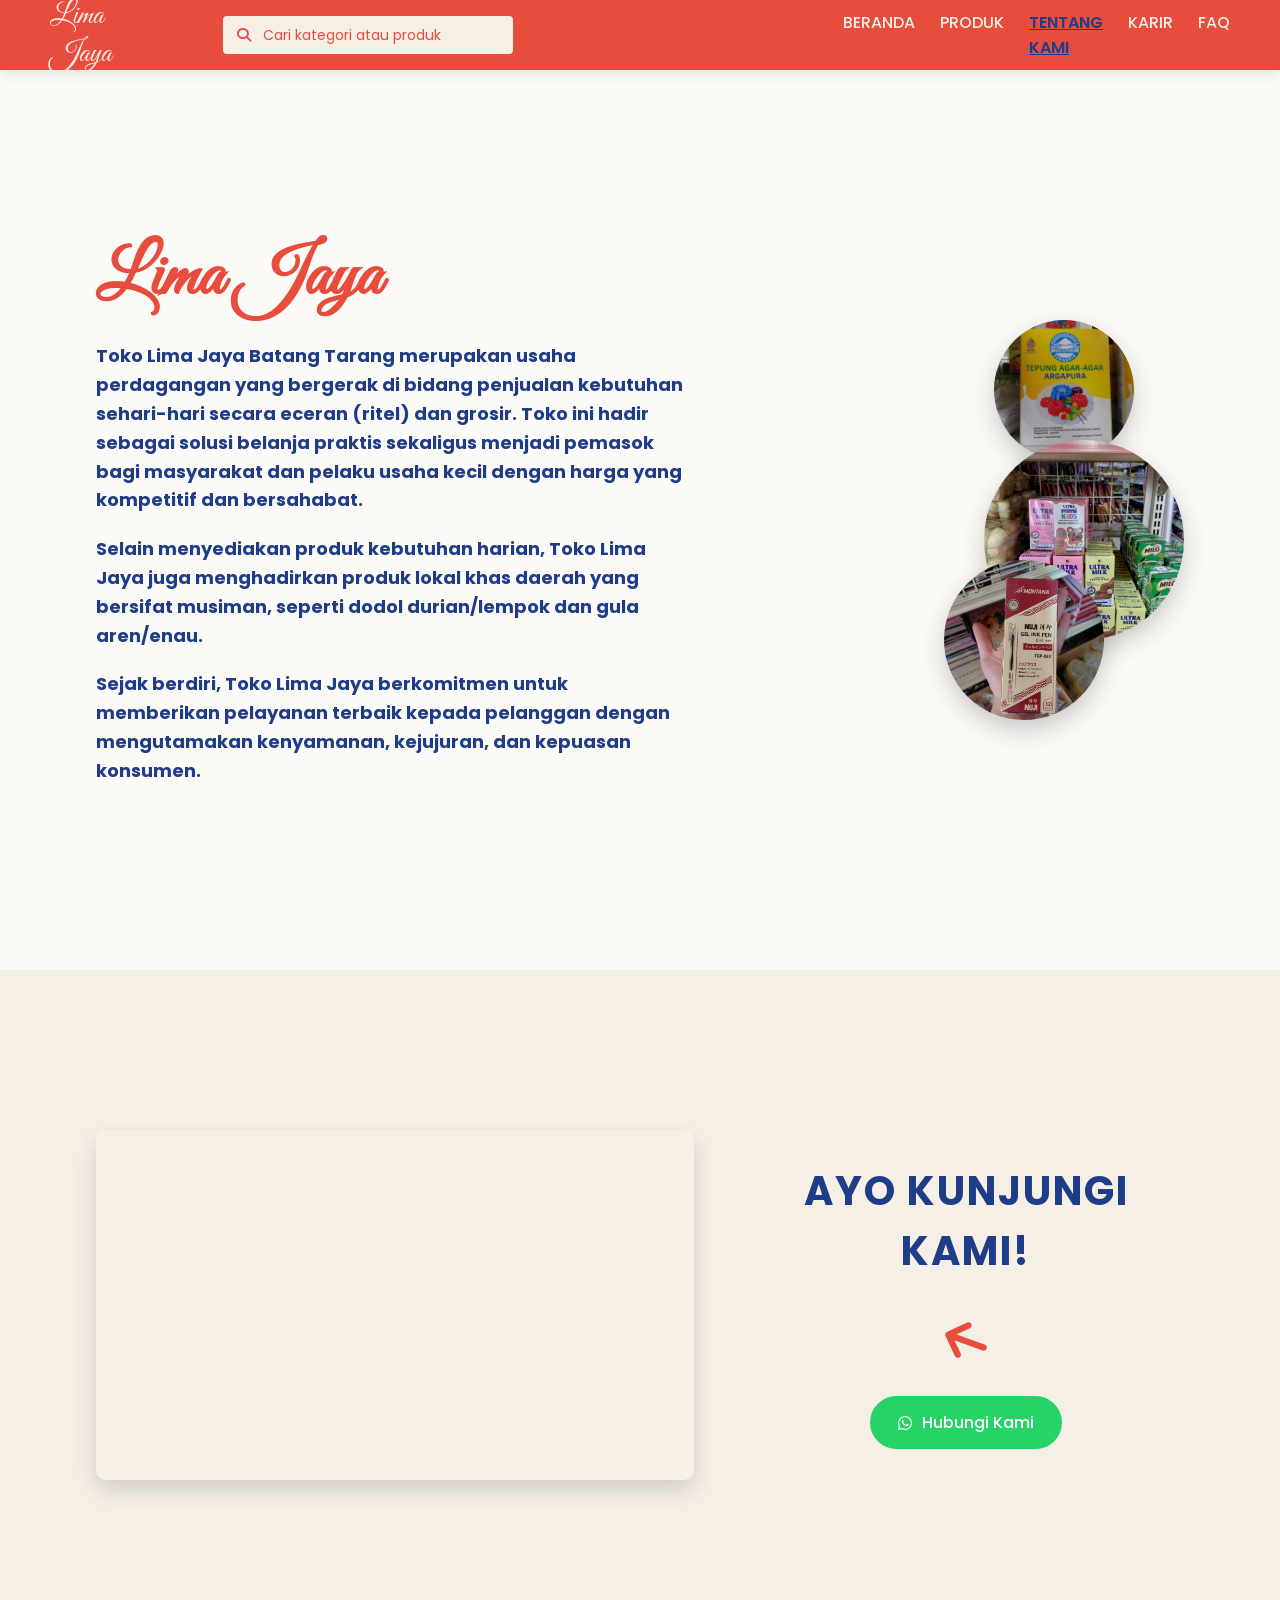
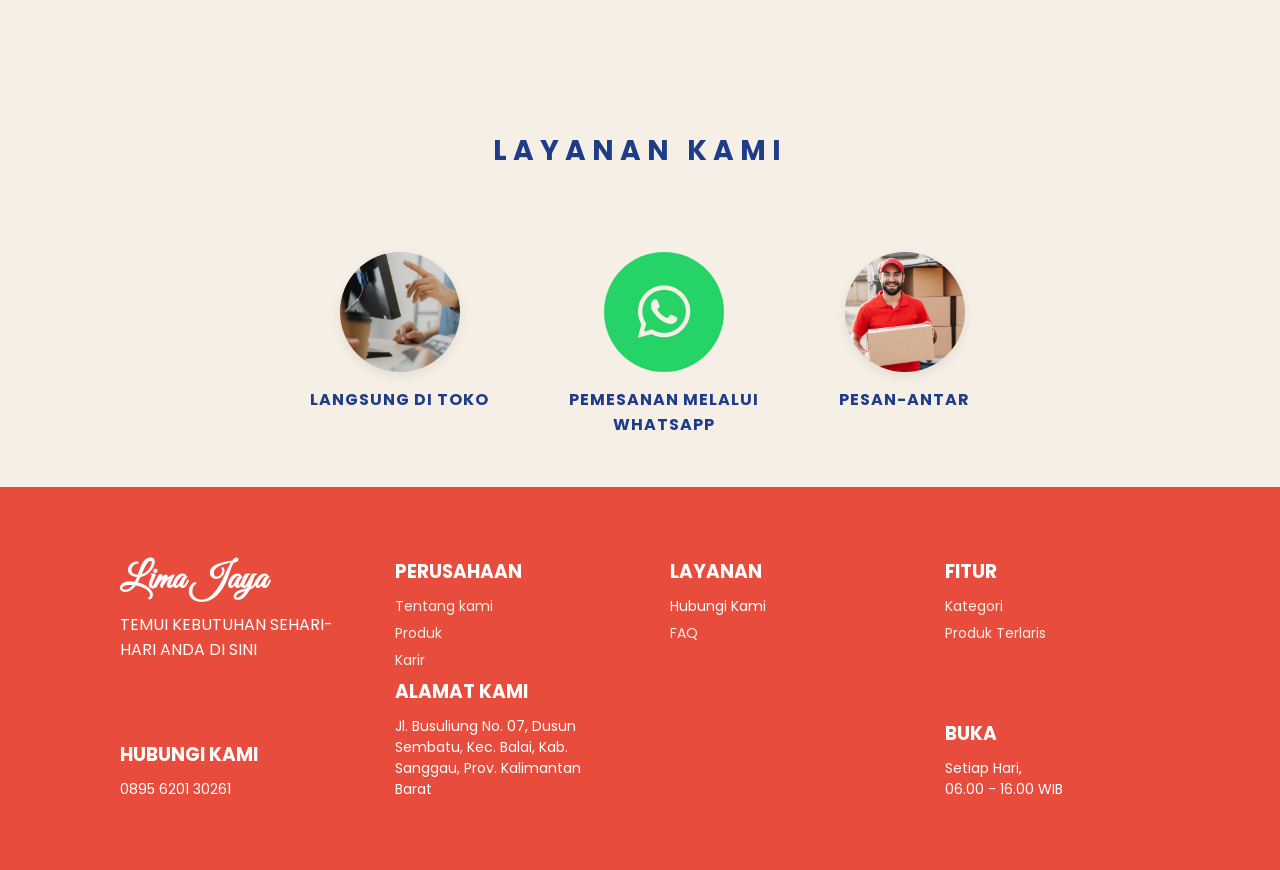
<file: tentang.html>
<!doctype html>
<html lang="en">
  <head>
    <meta charset="UTF-8" />
    <meta name="viewport" content="width=device-width, initial-scale=1.0" />
    <title>Tentang Lima Jaya</title>
    <link rel="stylesheet" href="css/tentang.css" />
    <link
      rel="stylesheet"
      href="https://cdnjs.cloudflare.com/ajax/libs/font-awesome/6.5.0/css/all.min.css"
    />
    <link
      href="https://fonts.googleapis.com/css2?family=Poppins:wght@300;400;500;600&family=Great+Vibes&display=swap"
      rel="stylesheet"
    />
  </head>
  <body>
    <!-- NAVBAR -->
    <div class="navbar">
      <div class="logonav">Lima Jaya</div>

      <div class="search">
        <i class="fa-solid fa-magnifying-glass"></i>
        <input
          type="text"
          id="searchInput"
          placeholder="Cari kategori atau produk"
        />
      </div>

      <div class="menu" id="menu">
        <a href="index.html">BERANDA</a>
        <a href="produk.html">PRODUK</a>
        <a href="#" class="active">TENTANG KAMI</a>
        <a href="karir.html">KARIR</a>
        <a href="faq.html">FAQ</a>
      </div>

      <!-- hamburger -->
      <div class="hamburger" id="hamburger">
        <i class="fa-solid fa-bars"></i>
      </div>
    </div>

    <section class="about">
      <div class="overlay"></div>

      <div class="about-container">
        <!-- kiri -->
        <div class="about-text">
          <h1>Lima Jaya</h1>

          <p class="fade-left">
            Toko Lima Jaya Batang Tarang merupakan usaha perdagangan yang
            bergerak di bidang penjualan kebutuhan sehari-hari secara eceran
            (ritel) dan grosir. Toko ini hadir sebagai solusi belanja praktis
            sekaligus menjadi pemasok bagi masyarakat dan pelaku usaha kecil
            dengan harga yang kompetitif dan bersahabat.
          </p>

          <p class="fade-left">
            Selain menyediakan produk kebutuhan harian, Toko Lima Jaya juga
            menghadirkan produk lokal khas daerah yang bersifat musiman, seperti
            dodol durian/lempok dan gula aren/enau.
          </p>

          <p class="fade-left">
            Sejak berdiri, Toko Lima Jaya berkomitmen untuk memberikan pelayanan
            terbaik kepada pelanggan dengan mengutamakan kenyamanan, kejujuran,
            dan kepuasan konsumen.
          </p>
        </div>

        <!-- kanan  -->
        <div class="about-images">
          <img
            src="Produk-img/Bahan Kue & Masakan/argapura.jpeg"
            class="img top"
          />
          <img src="Produk-img/Minuman/ultramilk.jpeg" class="img middle" />
          <img
            src="Produk-img/Alat Tulis & Kantor/montanagelinkpen.jpeg"
            class="img bottom"
          />
        </div>
      </div>
    </section>

    <section class="find-us">
      <div class="find-container">
        <!-- kiri: map -->
        <div class="map">
          <iframe
            src="https://www.google.com/maps?q=Toko+Lima+Jaya+Batang+Tarang&output=embed"
            width="100%"
            height="100%"
            style="border: 0"
            allowfullscreen=""
            loading="lazy"
          >
          </iframe>
        </div>

        <!-- kanan: text -->
        <div class="find-text">
          <h2>AYO KUNJUNGI KAMI!</h2>

          <div class="arrow">
            <i class="fa-solid fa-arrow-right"></i>
          </div>

          <a href="https://wa.me/62895620130261" class="contact-btn">
            <i class="fa-brands fa-whatsapp"></i>
            Hubungi Kami
          </a>
        </div>
      </div>
    </section>

    <section class="services">
      <h2>LAYANAN KAMI</h2>

      <div class="services-container">
        <!-- item 1 -->
        <div class="service-item">
          <img src="Galeri-img/services.jpeg" />
          <p>LANGSUNG DI TOKO</p>
        </div>

        <!-- item 2 -->
        <div class="service-item">
          <a
            href="https://wa.me/62895620130261"
            target="_blank"
            class="wa-link"
          >
            <div class="wa-icon">
              <i class="fa-brands fa-whatsapp"></i>
            </div>
          </a>

          <p>PEMESANAN MELALUI<br />WHATSAPP</p>
        </div>

        <!-- item 3 -->
        <div class="service-item">
          <img src="Galeri-img/delivery.jpg" />
          <p>PESAN-ANTAR</p>
        </div>
      </div>
    </section>

    <footer class="footer">
      <div class="footer-grid">
        <!-- kolom 1 -->
        <div class="col">
          <div class="top">
            <h1 class="logo">Lima Jaya</h1>
            <p>TEMUI KEBUTUHAN SEHARI-HARI ANDA DI SINI</p>
          </div>
          <div class="bottom">
            <h3>HUBUNGI KAMI</h3>
            <p>0895 6201 30261</p>
          </div>
        </div>

        <!-- kolom 2 -->
        <div class="col">
          <div class="top">
            <h3>PERUSAHAAN</h3>
            <ul>
              <li><a href="tentang.html">Tentang kami</a></li>
              <li><a href="produk.html">Produk</a></li>
              <li><a href="karir.html">Karir</a></li>
            </ul>
          </div>
          <div class="bottom">
            <h3>ALAMAT KAMI</h3>
            <p>
              Jl. Busuliung No. 07, Dusun Sembatu, Kec. Balai, Kab. Sanggau,
              Prov. Kalimantan Barat
            </p>
          </div>
        </div>

        <!-- kolom 3 -->
        <div class="col">
          <div class="top">
            <h3>LAYANAN</h3>
            <ul>
              <li>Hubungi Kami</li>
              <li><a href="faq.html">FAQ</a></li>
            </ul>
          </div>
        </div>

        <!-- kolom 4 -->
        <div class="col">
          <div class="top">
            <h3>FITUR</h3>
            <ul>
              <li><a href="produk.html">Kategori</a></li>
              <li><a href="produk.html">Produk Terlaris</a></li>
            </ul>
          </div>
          <div class="bottom">
            <h3>BUKA</h3>
            <p>Setiap Hari,<br />06.00 - 16.00 WIB</p>
          </div>
        </div>
      </div>
    </footer>

    <script src="js/tentang.js"></script>
  </body>
</html>
</file>
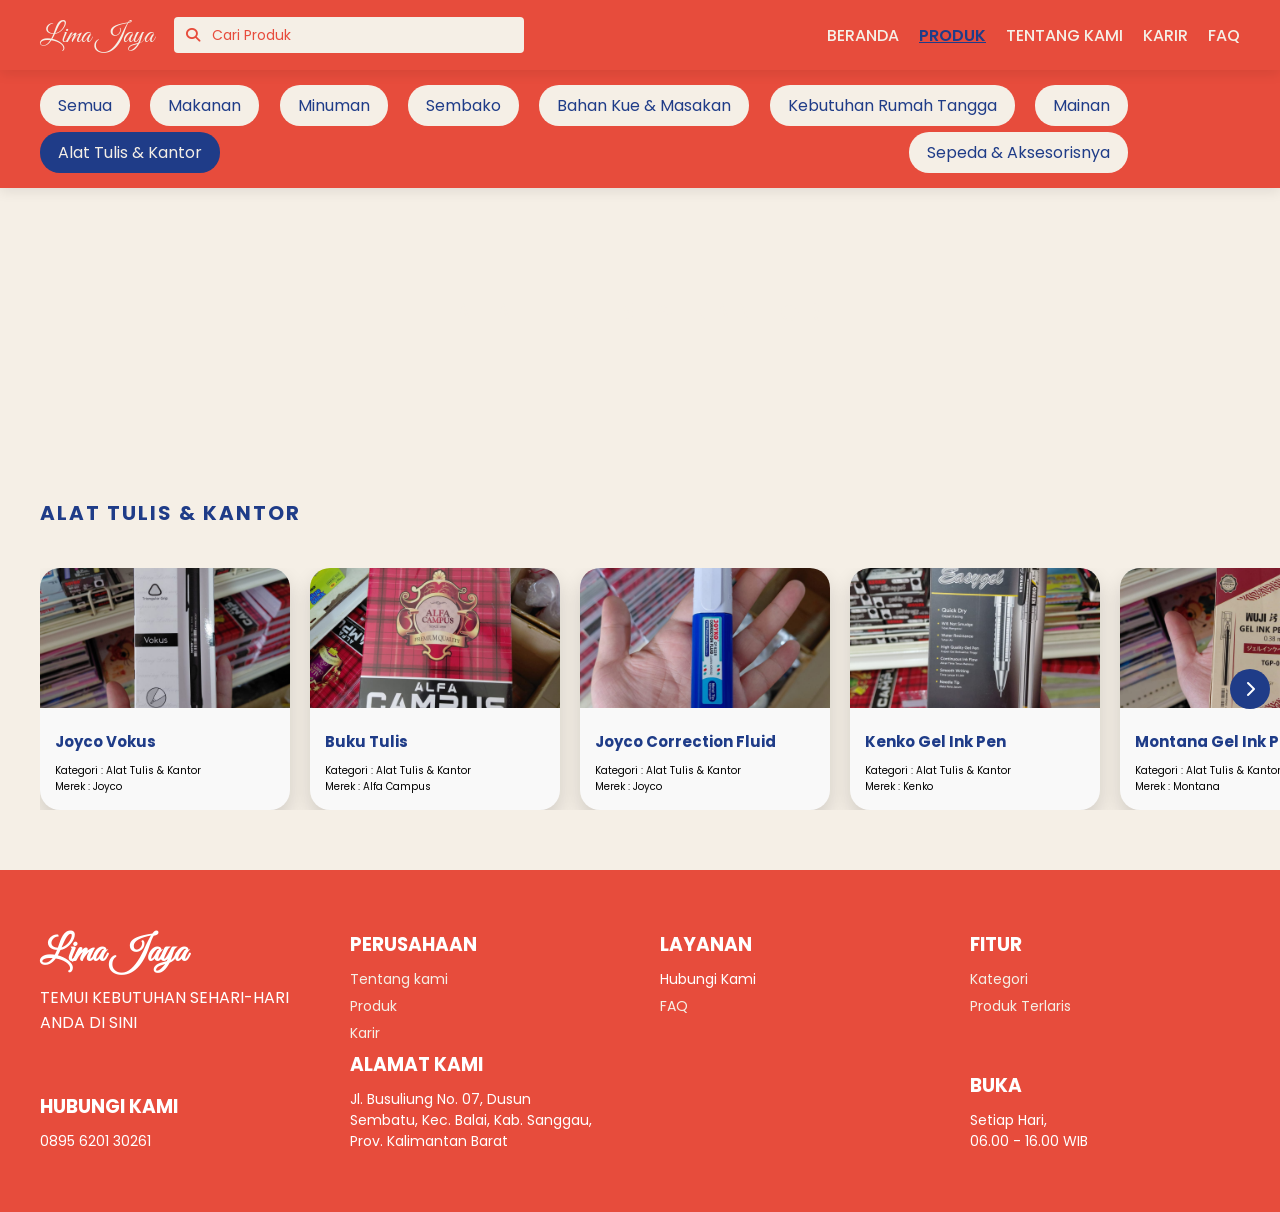
<file: Kategori-codes/atk.html>
<!doctype html>
<html lang="en">
  <head>
    <meta charset="UTF-8" />
    <meta name="viewport" content="width=device-width, initial-scale=1.0" />
    <title>Produk Alat Tulis & Kantor</title>
    <link rel="stylesheet" href="atk.css" />
    <link
      rel="stylesheet"
      href="https://cdnjs.cloudflare.com/ajax/libs/font-awesome/6.5.0/css/all.min.css"
    />
    <link href="https://fonts.googleapis.com/css2?family=Poppins:wght@300;400;500;600&family=Great+Vibes&display=swap" rel="stylesheet">
  </head>
  <body>
    <!-- NAVBAR -->
    <div class="navbar">
      <div class="logonav">Lima Jaya</div>

      <div class="search">
        <i class="fa-solid fa-magnifying-glass"></i>
        <input type="text" placeholder="Cari Produk" />
      </div>

      <div class="menu" id="menu">
        <a href="../index.html">BERANDA</a>
        <a href="#" class="active">PRODUK</a>
        <a href="../tentang.html">TENTANG KAMI</a>
        <a href="../karir.html">KARIR</a>
        <a href="../faq.html">FAQ</a>
      </div>

      <!-- hamburger -->
      <div class="hamburger" id="hamburger">
        <i class="fa-solid fa-bars"></i>
      </div>
    </div>

    <section class="category-nav">
      <div class="cat-container">
        <a href="../produk.html" class="cat-btn" data-category="all">Semua</a>
        <a href="makanan.html" class="cat-btn" data-category="makanan">Makanan</a>
        <a href="minuman.html" class="cat-btn" data-category="minuman">Minuman</a>
        <a href="sembako.html" class="cat-btn" data-category="sembako">Sembako</a>
        <a href="bahan.html" class="cat-btn" data-category="bahan">
          Bahan Kue & Masakan
        </a>
        <a href="kebutuhan.html" class="cat-btn" data-category="rumah">
          Kebutuhan Rumah Tangga
        </a>
        <a href="mainan.html" class="cat-btn" data-category="mainan">Mainan</a>
        <a href="#" class="cat-btn active" data-category="alat">
          Alat Tulis & Kantor
        </a>
        <a href="sepeda.html" class="cat-btn" data-category="sepeda">
          Sepeda & Aksesorisnya
        </a>
      </div>
    </section>

    <section class="banner">
      <div class="banner-content">
        <p>ALAT TULIS & KANTOR</p>
      </div>
    </section>

    <section class="best-products">
      <h2>ALAT TULIS & KANTOR</h2>

      <div class="best-wrapper">
        <div class="best-container">
            <!-- card 1 -->
          <div class="best-card">
            <img src="../Produk-img/Alat Tulis & Kantor/joyco.jpeg" />
            <h3>Joyco Vokus</h3>
            <p>Kategori : Alat Tulis & Kantor <br />Merek : Joyco</p>
          </div>

          <!-- card 2 -->
          <div class="best-card">
            <img src="../Produk-img/Alat Tulis & Kantor/bukutulis.jpeg" />
            <h3>Buku Tulis</h3>
            <p>Kategori : Alat Tulis & Kantor <br />Merek : Alfa Campus</p>
          </div>

          <!-- card 3 -->
          <div class="best-card">
            <img src="../Produk-img/Alat Tulis & Kantor/joyco correction fluid.jpeg" />
            <h3>Joyco Correction Fluid</h3>
            <p>Kategori : Alat Tulis & Kantor <br />Merek : Joyco</p>
          </div>

          <!-- card 4 -->
          <div class="best-card">
            <img src="../Produk-img/Alat Tulis & Kantor/kenko.jpeg" />
            <h3>Kenko Gel Ink Pen</h3>
            <p>Kategori : Alat Tulis & Kantor <br />Merek : Kenko</p>
          </div>

          <!-- card 5 -->
          <div class="best-card">
            <img src="../Produk-img/Alat Tulis & Kantor/montanagelinkpen.jpeg" />
            <h3>Montana Gel Ink Pen</h3>
            <p>Kategori : Alat Tulis & Kantor <br />Merek : Montana</p>
          </div>

          <!-- card 6 -->
          <div class="best-card">
            <img src="../Produk-img/Alat Tulis & Kantor/origami.jpeg" />
            <h3>Kertas Origami 2 sisi</h3>
            <p>Kategori : Alat Tulis & Kantor <br />Merek : -</p>
          </div>

          <!-- card 7 -->
          <div class="best-card">
            <img src="../Produk-img/Alat Tulis & Kantor/bukugambar.jpeg" />
            <h3>Buku Gambar A4</h3>
            <p>Kategori : Alat Tulis & Kantor <br />Merek : -</p>
          </div>
          </div>
        <div class="scroll-arrow left">
          <i class="fa-solid fa-chevron-left"></i>
        </div>
        <div class="scroll-arrow right">
          <i class="fa-solid fa-chevron-right"></i>
        </div>
        </div>
      </div>
    </section>

    <footer class="footer">
      <div class="footer-grid">
        <!-- kolom 1 -->
        <div class="col">
          <div class="top">
            <h1 class="logo">Lima Jaya</h1>
            <p>TEMUI KEBUTUHAN SEHARI-HARI ANDA DI SINI</p>
          </div>
          <div class="bottom">
            <h3>HUBUNGI KAMI</h3>
            <p>0895 6201 30261</p>
          </div>
        </div>

        <!-- kolom 2 -->
        <div class="col">
          <div class="top">
            <h3>PERUSAHAAN</h3>
            <ul>
              <li><a href="../tentang.html">Tentang kami</a></li>
              <li><a href="../produk.html">Produk</a></li>
              <li><a href="../karir.html">Karir</a></li>
            </ul>
          </div>
          <div class="bottom">
            <h3>ALAMAT KAMI</h3>
            <p>
              Jl. Busuliung No. 07, Dusun Sembatu, Kec. Balai, Kab. Sanggau,
              Prov. Kalimantan Barat
            </p>
          </div>
        </div>

        <!-- kolom 3 -->
        <div class="col">
          <div class="top">
            <h3>LAYANAN</h3>
            <ul>
              <li>Hubungi Kami</li>
              <li><a href="../faq.html">FAQ</a></li>
            </ul>
          </div>
        </div>

        <!-- kolom 4 -->
        <div class="col">
          <div class="top">
            <h3>FITUR</h3>
            <ul>
              <li><a href="../produk.html">Kategori</a></li>
              <li><a href="../produk.html">Produk Terlaris</a></li>
            </ul>
          </div>
          <div class="bottom">
            <h3>BUKA</h3>
            <p>Setiap Hari,<br />06.00 - 16.00 WIB</p>
          </div>
        </div>
      </div>
    </footer>

    <script src="atk.js"></script>
  </body>
</html>
</file>
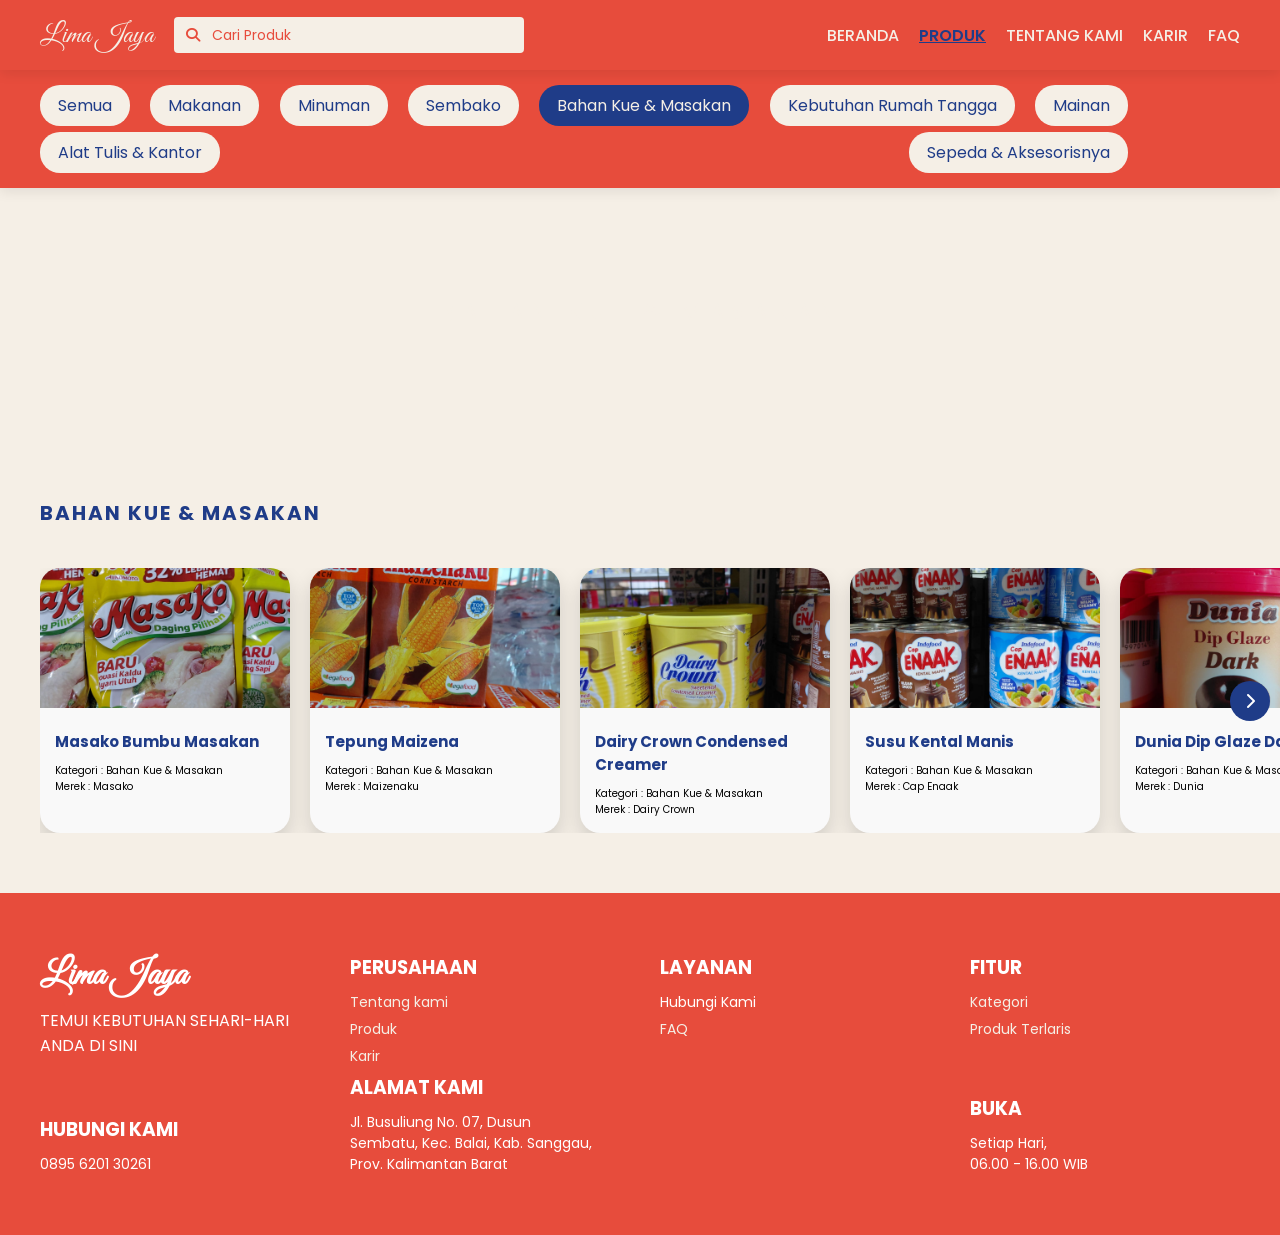
<file: Kategori-codes/bahan.html>
<!doctype html>
<html lang="en">
  <head>
    <meta charset="UTF-8" />
    <meta name="viewport" content="width=device-width, initial-scale=1.0" />
    <title>Produk Bahan Kue & Masakan</title>
    <link rel="stylesheet" href="bahan.css" />
    <link
      rel="stylesheet"
      href="https://cdnjs.cloudflare.com/ajax/libs/font-awesome/6.5.0/css/all.min.css"
    />
    <link href="https://fonts.googleapis.com/css2?family=Poppins:wght@300;400;500;600&family=Great+Vibes&display=swap" rel="stylesheet">
  </head>
  <body>
    <!-- NAVBAR -->
    <div class="navbar">
      <div class="logonav">Lima Jaya</div>

      <div class="search">
        <i class="fa-solid fa-magnifying-glass"></i>
        <input type="text" placeholder="Cari Produk" />
      </div>

      <div class="menu" id="menu">
        <a href="../index.html">BERANDA</a>
        <a href="#" class="active">PRODUK</a>
        <a href="../tentang.html">TENTANG KAMI</a>
        <a href="../karir.html">KARIR</a>
        <a href="../faq.html">FAQ</a>
      </div>

      <!-- hamburger -->
      <div class="hamburger" id="hamburger">
        <i class="fa-solid fa-bars"></i>
      </div>
    </div>

    <section class="category-nav">
      <div class="cat-container">
        <a href="../produk.html" class="cat-btn" data-category="all">Semua</a>
        <a href="makanan.html" class="cat-btn" data-category="makanan">Makanan</a>
        <a href="minuman.html" class="cat-btn" data-category="minuman">Minuman</a>
        <a href="sembako.html" class="cat-btn" data-category="sembako">Sembako</a>
        <a href="#" class="cat-btn active" data-category="bahan">
          Bahan Kue & Masakan
        </a>
        <a href="kebutuhan.html" class="cat-btn" data-category="rumah">
          Kebutuhan Rumah Tangga
        </a>
        <a href="mainan.html" class="cat-btn" data-category="mainan">Mainan</a>
        <a href="atk.html" class="cat-btn" data-category="alat">
          Alat Tulis & Kantor
        </a>
        <a href="sepeda.html" class="cat-btn" data-category="sepeda">
          Sepeda & Aksesorisnya
        </a>
      </div>
    </section>

    <section class="banner">
      <div class="banner-content">
        <p>BAHAN KUE & MASAKAN</p>
      </div>
    </section>

    <section class="best-products">
      <h2>BAHAN KUE & MASAKAN</h2>

      <div class="best-wrapper">
        <div class="best-container">
            <!-- card 1 -->
          <div class="best-card">
            <img src="../Produk-img/Bahan Kue & Masakan/masako.jpeg" />
            <h3>Masako Bumbu Masakan</h3>
            <p>Kategori : Bahan Kue & Masakan <br />Merek : Masako</p>
          </div>

          <!-- card 2 -->
          <div class="best-card">
            <img src="../Produk-img/Bahan Kue & Masakan/maizenaku.jpeg" />
            <h3>Tepung Maizena</h3>
            <p>Kategori : Bahan Kue & Masakan<br />Merek : Maizenaku</p>
          </div>

          <!-- card 3 -->
          <div class="best-card">
            <img src="../Produk-img/Bahan Kue & Masakan/dairycrown.jpeg" />
            <h3>Dairy Crown Condensed Creamer</h3>
            <p>Kategori : Bahan Kue & Masakan<br />Merek : Dairy Crown</p>
          </div>

          <!-- card 4 -->
          <div class="best-card">
            <img src="../Produk-img/Bahan Kue & Masakan/capenaak.jpeg" />
            <h3>Susu Kental Manis</h3>
            <p>Kategori : Bahan Kue & Masakan<br />Merek : Cap Enaak</p>
          </div>

          <!-- card 5 -->
          <div class="best-card">
            <img src="../Produk-img/Bahan Kue & Masakan/duniadark.jpeg" />
            <h3>Dunia Dip Glaze Dark</h3>
            <p>Kategori : Bahan Kue & Masakan<br />Merek : Dunia</p>
          </div>

          <!-- card 6 -->
          <div class="best-card">
            <img src="../Produk-img/Bahan Kue & Masakan/duniagreentea.jpeg" />
            <h3>Dunia Dip Glaze Green Tea</h3>
            <p>Kategori : Bahan Kue & Masakan<br />Merek : Dunia</p>
          </div>

          <!-- card 7 -->
          <div class="best-card">
            <img src="../Produk-img/Bahan Kue & Masakan/duniastrawberry.jpeg" />
            <h3>Dunia Dip Glaze Strawberry</h3>
            <p>Kategori : Bahan Kue & Masakan<br />Merek : Dunia</p>
          </div>
          </div>
        <div class="scroll-arrow left">
          <i class="fa-solid fa-chevron-left"></i>
        </div>
        <div class="scroll-arrow right">
          <i class="fa-solid fa-chevron-right"></i>
        </div>
        </div>
      </div>
    </section>

    <footer class="footer">
      <div class="footer-grid">
        <!-- kolom 1 -->
        <div class="col">
          <div class="top">
            <h1 class="logo">Lima Jaya</h1>
            <p>TEMUI KEBUTUHAN SEHARI-HARI ANDA DI SINI</p>
          </div>
          <div class="bottom">
            <h3>HUBUNGI KAMI</h3>
            <p>0895 6201 30261</p>
          </div>
        </div>

        <!-- kolom 2 -->
        <div class="col">
          <div class="top">
            <h3>PERUSAHAAN</h3>
            <ul>
              <li><a href="../tentang.html">Tentang kami</a></li>
              <li><a href="../produk.html">Produk</a></li>
              <li><a href="../karir.html">Karir</a></li>
            </ul>
          </div>
          <div class="bottom">
            <h3>ALAMAT KAMI</h3>
            <p>
              Jl. Busuliung No. 07, Dusun Sembatu, Kec. Balai, Kab. Sanggau,
              Prov. Kalimantan Barat
            </p>
          </div>
        </div>

        <!-- kolom 3 -->
        <div class="col">
          <div class="top">
            <h3>LAYANAN</h3>
            <ul>
              <li>Hubungi Kami</li>
              <li><a href="../faq.html">FAQ</a></li>
            </ul>
          </div>
        </div>

        <!-- kolom 4 -->
        <div class="col">
          <div class="top">
            <h3>FITUR</h3>
            <ul>
              <li><a href="../produk.html">Kategori</a></li>
              <li><a href="../produk.html">Produk Terlaris</a></li>
            </ul>
          </div>
          <div class="bottom">
            <h3>BUKA</h3>
            <p>Setiap Hari,<br />06.00 - 16.00 WIB</p>
          </div>
        </div>
      </div>
    </footer>

    <script src="bahan.js"></script>
  </body>
</html>
</file>
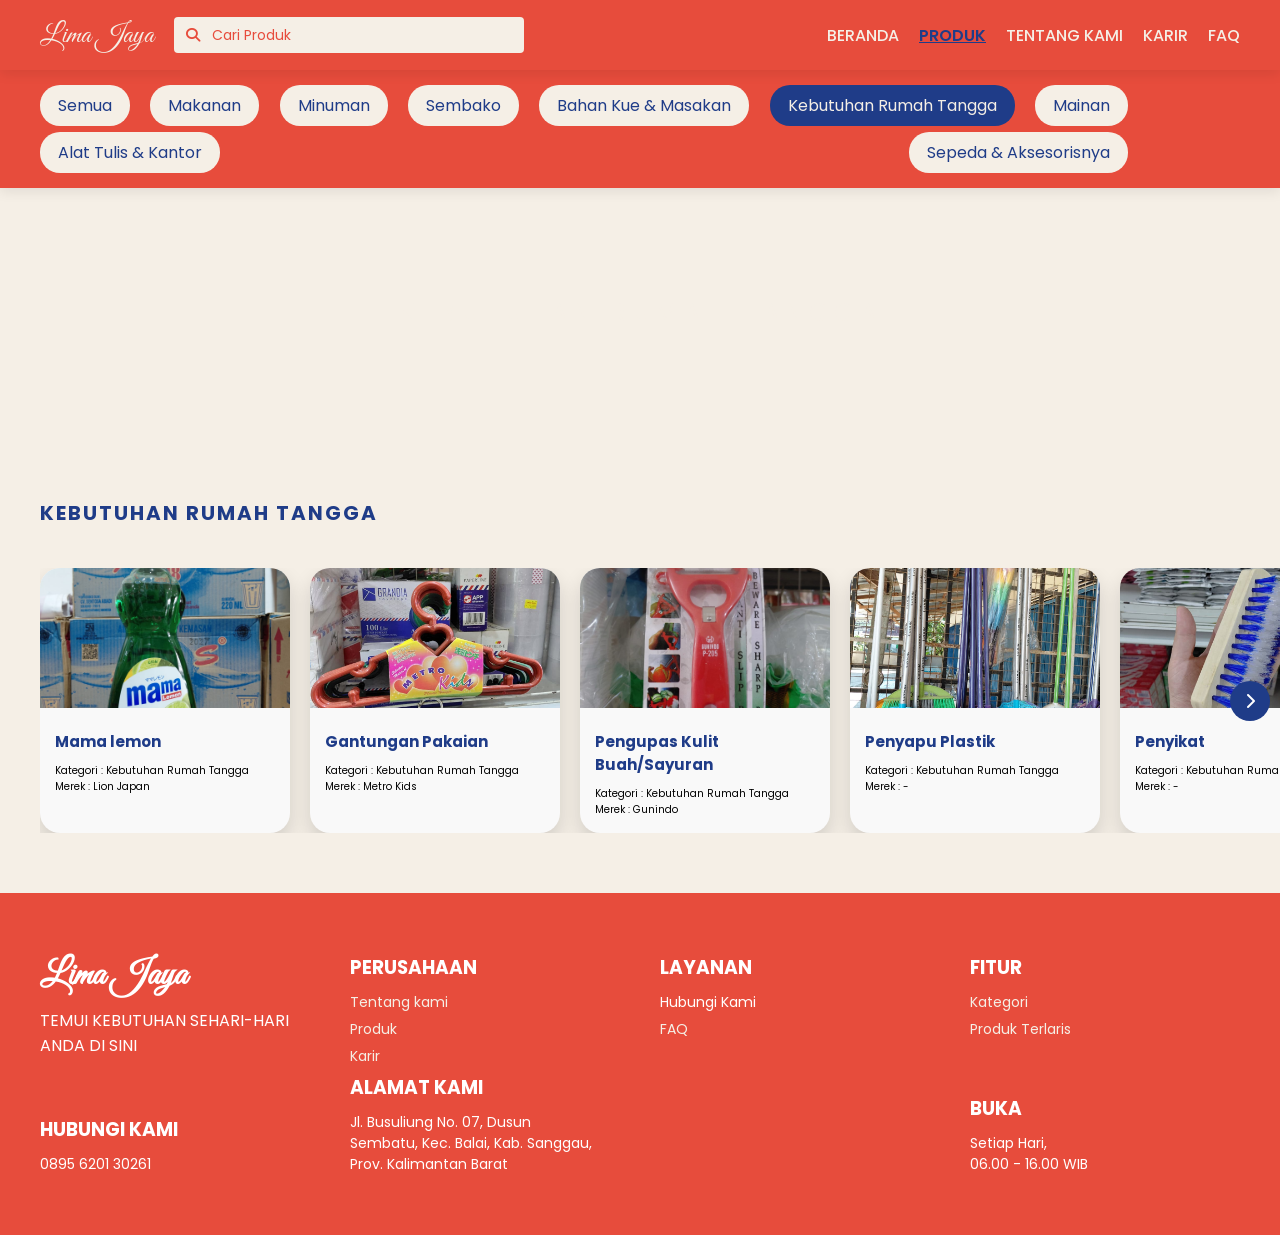
<file: Kategori-codes/kebutuhan.html>
<!doctype html>
<html lang="en">
  <head>
    <meta charset="UTF-8" />
    <meta name="viewport" content="width=device-width, initial-scale=1.0" />
    <title>Produk Kebutuhan Rumah Tangga</title>
    <link rel="stylesheet" href="kebutuhan.css" />
    <link
      rel="stylesheet"
      href="https://cdnjs.cloudflare.com/ajax/libs/font-awesome/6.5.0/css/all.min.css"
    />
    <link href="https://fonts.googleapis.com/css2?family=Poppins:wght@300;400;500;600&family=Great+Vibes&display=swap" rel="stylesheet">
  </head>
  <body>
    <!-- NAVBAR -->
    <div class="navbar">
      <div class="logonav">Lima Jaya</div>

      <div class="search">
        <i class="fa-solid fa-magnifying-glass"></i>
        <input type="text" placeholder="Cari Produk" />
      </div>

      <div class="menu" id="menu">
        <a href="../index.html">BERANDA</a>
        <a href="#" class="active">PRODUK</a>
        <a href="../tentang.html">TENTANG KAMI</a>
        <a href="../karir.html">KARIR</a>
        <a href="../faq.html">FAQ</a>
      </div>

      <!-- hamburger -->
      <div class="hamburger" id="hamburger">
        <i class="fa-solid fa-bars"></i>
      </div>
    </div>

    <section class="category-nav">
      <div class="cat-container">
        <a href="../produk.html" class="cat-btn" data-category="all">Semua</a>
        <a href="makanan.html" class="cat-btn" data-category="makanan">Makanan</a>
        <a href="minuman.html" class="cat-btn" data-category="minuman">Minuman</a>
        <a href="sembako.html" class="cat-btn" data-category="sembako">Sembako</a>
        <a href="bahan.html" class="cat-btn" data-category="bahan">
          Bahan Kue & Masakan
        </a>
        <a href="#" class="cat-btn active" data-category="rumah">
          Kebutuhan Rumah Tangga
        </a>
        <a href="mainan.html" class="cat-btn" data-category="mainan">Mainan</a>
        <a href="atk.html" class="cat-btn" data-category="alat">
          Alat Tulis & Kantor
        </a>
        <a href="sepeda.html" class="cat-btn" data-category="sepeda">
          Sepeda & Aksesorisnya
        </a>
      </div>
    </section>

    <section class="banner">
      <div class="banner-content">
        <p>KEBUTUHAN RUMAH TANGGA</p>
      </div>
    </section>

    <section class="best-products">
      <h2>KEBUTUHAN RUMAH TANGGA</h2>

      <div class="best-wrapper">
        <div class="best-container">
            <!-- card 1 -->
          <div class="best-card">
            <img src="../Produk-img/Kebutuhan Rumah Tangga/mamalemon.jpeg" />
            <h3>Mama lemon</h3>
            <p>Kategori : Kebutuhan Rumah Tangga <br />Merek : Lion Japan</p>
          </div>

          <!-- card 2 -->
          <div class="best-card">
            <img src="../Produk-img/Kebutuhan Rumah Tangga/gantunganpakaian.jpeg" />
            <h3>Gantungan Pakaian</h3>
            <p>Kategori : Kebutuhan Rumah Tangga <br />Merek : Metro Kids</p>
          </div>

          <!-- card 3 -->
          <div class="best-card">
            <img src="../Produk-img/Kebutuhan Rumah Tangga/gunindo.jpeg" />
            <h3>Pengupas Kulit Buah/Sayuran</h3>
            <p>Kategori : Kebutuhan Rumah Tangga <br />Merek : Gunindo</p>
          </div>

          <!-- card 4 -->
          <div class="best-card">
            <img src="../Produk-img/Kebutuhan Rumah Tangga/penyapuplastik.jpeg" />
            <h3>Penyapu Plastik</h3>
            <p>Kategori : Kebutuhan Rumah Tangga <br />Merek : -</p>
          </div>

          <!-- card 5 -->
          <div class="best-card">
            <img src="../Produk-img/Kebutuhan Rumah Tangga/penyikat.jpeg" />
            <h3>Penyikat</h3>
            <p>Kategori : Kebutuhan Rumah Tangga <br />Merek : -</p>
          </div>

          <!-- card 6 -->
          <div class="best-card">
            <img src="../Produk-img/Kebutuhan Rumah Tangga/pepsodent.jpeg" />
            <h3>Pasta Gigi Pepsodent</h3>
            <p>Kategori : Kebutuhan Rumah Tangga <br />Merek : Pepsodent</p>
          </div>

          <!-- card 7 -->
          <div class="best-card">
            <img src="../Produk-img/Kebutuhan Rumah Tangga/spons cuci piring.jpeg" />
            <h3>Spons Cuci Piring</h3>
            <p>Kategori : Kebutuhan Rumah Tangga <br />Merek : -</p>
          </div>
          </div>
        <div class="scroll-arrow left">
          <i class="fa-solid fa-chevron-left"></i>
        </div>
        <div class="scroll-arrow right">
          <i class="fa-solid fa-chevron-right"></i>
        </div>
        </div>
      </div>
    </section>

    <footer class="footer">
      <div class="footer-grid">
        <!-- kolom 1 -->
        <div class="col">
          <div class="top">
            <h1 class="logo">Lima Jaya</h1>
            <p>TEMUI KEBUTUHAN SEHARI-HARI ANDA DI SINI</p>
          </div>
          <div class="bottom">
            <h3>HUBUNGI KAMI</h3>
            <p>0895 6201 30261</p>
          </div>
        </div>

        <!-- kolom 2 -->
        <div class="col">
          <div class="top">
            <h3>PERUSAHAAN</h3>
            <ul>
              <li><a href="../tentang.html">Tentang kami</a></li>
              <li><a href="../produk.html">Produk</a></li>
              <li><a href="../karir.html">Karir</a></li>
            </ul>
          </div>
          <div class="bottom">
            <h3>ALAMAT KAMI</h3>
            <p>
              Jl. Busuliung No. 07, Dusun Sembatu, Kec. Balai, Kab. Sanggau,
              Prov. Kalimantan Barat
            </p>
          </div>
        </div>

        <!-- kolom 3 -->
        <div class="col">
          <div class="top">
            <h3>LAYANAN</h3>
            <ul>
              <li>Hubungi Kami</li>
              <li><a href="../faq.html">FAQ</a></li>
            </ul>
          </div>
        </div>

        <!-- kolom 4 -->
        <div class="col">
          <div class="top">
            <h3>FITUR</h3>
            <ul>
              <li><a href="../produk.html">Kategori</a></li>
              <li><a href="../produk.html">Produk Terlaris</a></li>
            </ul>
          </div>
          <div class="bottom">
            <h3>BUKA</h3>
            <p>Setiap Hari,<br />06.00 - 16.00 WIB</p>
          </div>
        </div>
      </div>
    </footer>

    <script src="kebutuhan.js"></script>
  </body>
</html>
</file>
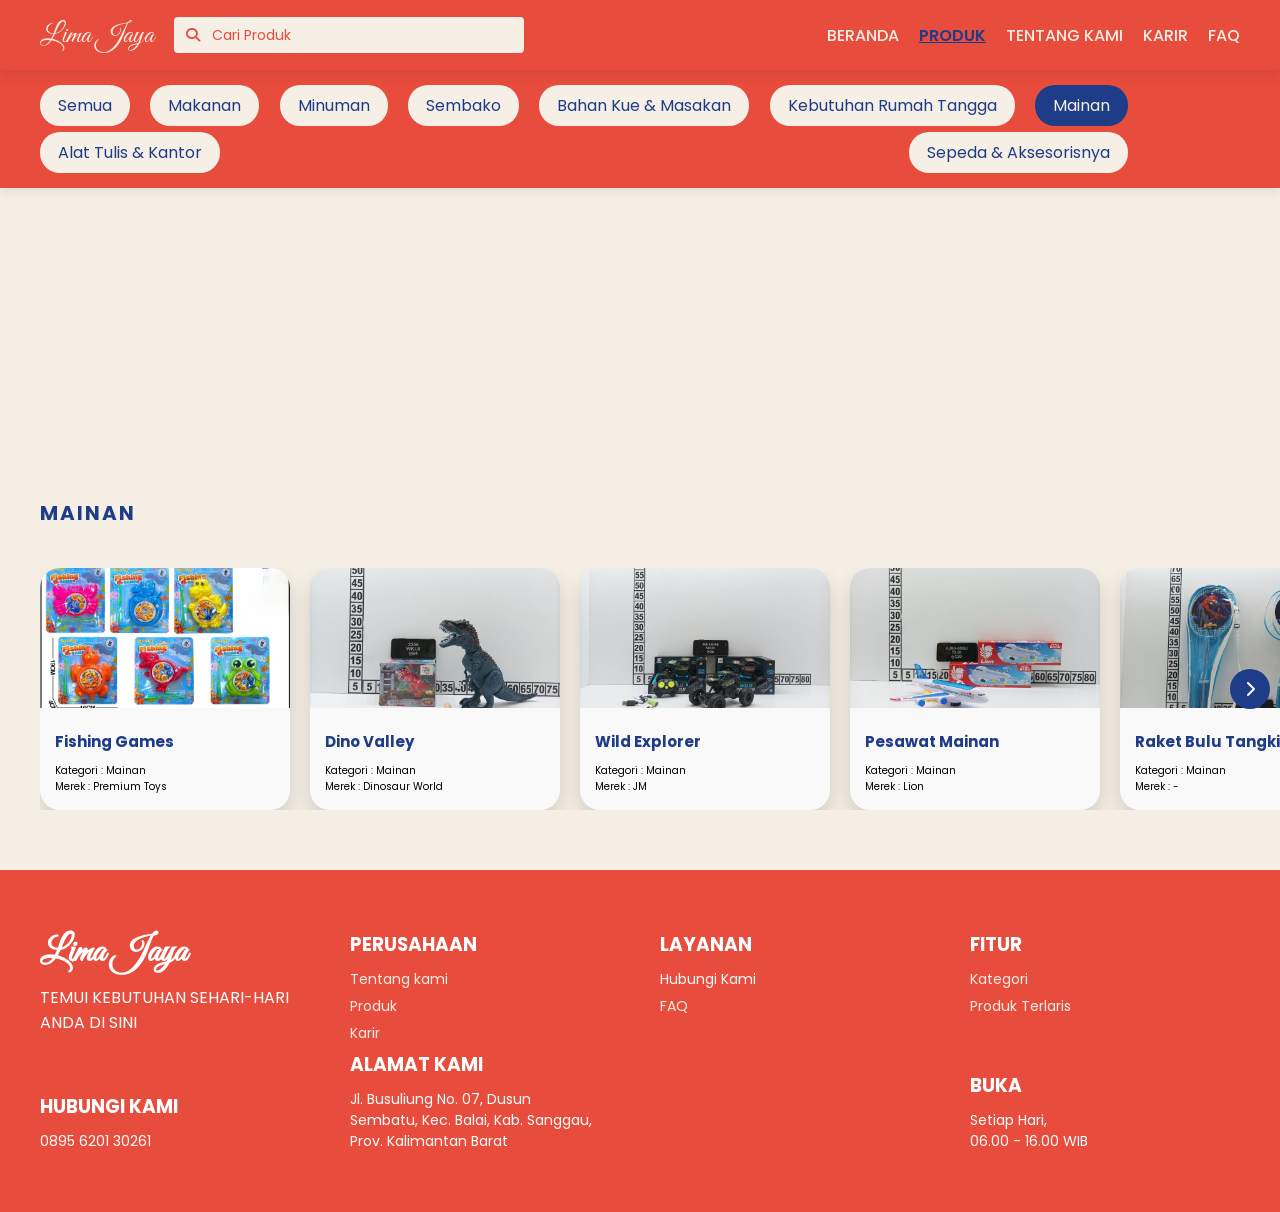
<file: Kategori-codes/mainan.html>
<!doctype html>
<html lang="en">
  <head>
    <meta charset="UTF-8" />
    <meta name="viewport" content="width=device-width, initial-scale=1.0" />
    <title>Produk Mainan</title>
    <link rel="stylesheet" href="mainan.css" />
    <link href="https://fonts.googleapis.com/css2?family=Poppins:wght@300;400;500;600&family=Great+Vibes&display=swap" rel="stylesheet">
    <link
      rel="stylesheet"
      href="https://cdnjs.cloudflare.com/ajax/libs/font-awesome/6.5.0/css/all.min.css"
    />
  </head>
  <body>
    <!-- NAVBAR -->
    <div class="navbar">
      <div class="logonav">Lima Jaya</div>

      <div class="search">
        <i class="fa-solid fa-magnifying-glass"></i>
        <input type="text" placeholder="Cari Produk" />
      </div>

      <div class="menu" id="menu">
        <a href="../index.html">BERANDA</a>
        <a href="#" class="active">PRODUK</a>
        <a href="../tentang.html">TENTANG KAMI</a>
        <a href="../karir.html">KARIR</a>
        <a href="../faq.html">FAQ</a>
      </div>

      <!-- hamburger -->
      <div class="hamburger" id="hamburger">
        <i class="fa-solid fa-bars"></i>
      </div>
    </div>

    <section class="category-nav">
      <div class="cat-container">
        <a href="../produk.html" class="cat-btn" data-category="all">Semua</a>
        <a href="makanan.html" class="cat-btn" data-category="makanan">Makanan</a>
        <a href="minuman.html" class="cat-btn" data-category="minuman">Minuman</a>
        <a href="sembako.html" class="cat-btn" data-category="sembako">Sembako</a>
        <a href="bahan.html" class="cat-btn" data-category="bahan">
          Bahan Kue & Masakan
        </a>
        <a href="kebutuhan.html" class="cat-btn" data-category="rumah">
          Kebutuhan Rumah Tangga
        </a>
        <a href="#" class="cat-btn active" data-category="mainan">Mainan</a>
        <a href="atk.html" class="cat-btn" data-category="alat">
          Alat Tulis & Kantor
        </a>
        <a href="sepeda.html" class="cat-btn" data-category="sepeda">
          Sepeda & Aksesorisnya
        </a>
      </div>
    </section>

    <section class="banner">
      <div class="banner-content">
        <p>MAINAN</p>
      </div>
    </section>

    <section class="best-products">
      <h2>MAINAN</h2>

      <div class="best-wrapper">
        <div class="best-container">
            <!-- card 1 -->
          <div class="best-card">
            <img src="../Produk-img/Mainan/fishing.jpeg" />
            <h3>Fishing Games</h3>
            <p>Kategori : Mainan <br />Merek : Premium Toys</p>
          </div>

          <!-- card 2 -->
          <div class="best-card">
            <img src="../Produk-img/Mainan/dinovalley.jpeg" />
            <h3>Dino Valley</h3>
            <p>Kategori : Mainan <br />Merek : Dinosaur World</p>
          </div>

          <!-- card 3 -->
          <div class="best-card">
            <img src="../Produk-img/Mainan/jm23098.jpeg" />
            <h3>Wild Explorer</h3>
            <p>Kategori : Mainan <br />Merek : JM</p>
          </div>

          <!-- card 4 -->
          <div class="best-card">
            <img src="../Produk-img/Mainan/pesawat.jpeg" />
            <h3>Pesawat Mainan</h3>
            <p>Kategori : Mainan <br />Merek : Lion</p>
          </div>

          <!-- card 5 -->
          <div class="best-card">
            <img src="../Produk-img/Mainan/raketbulutangkis.jpeg" />
            <h3>Raket Bulu Tangkis</h3>
            <p>Kategori : Mainan <br />Merek : -</p>
          </div>
          
          </div>
        <div class="scroll-arrow left">
          <i class="fa-solid fa-chevron-left"></i>
        </div>
        <div class="scroll-arrow right">
          <i class="fa-solid fa-chevron-right"></i>
        </div>
        </div>
      </div>
    </section>

    <footer class="footer">
      <div class="footer-grid">
        <!-- kolom 1 -->
        <div class="col">
          <div class="top">
            <h1 class="logo">Lima Jaya</h1>
            <p>TEMUI KEBUTUHAN SEHARI-HARI ANDA DI SINI</p>
          </div>
          <div class="bottom">
            <h3>HUBUNGI KAMI</h3>
            <p>0895 6201 30261</p>
          </div>
        </div>

        <!-- kolom 2 -->
        <div class="col">
          <div class="top">
            <h3>PERUSAHAAN</h3>
            <ul>
              <li><a href="../tentang.html">Tentang kami</a></li>
              <li><a href="../produk.html">Produk</a></li>
              <li><a href="../karir.html">Karir</a></li>
            </ul>
          </div>
          <div class="bottom">
            <h3>ALAMAT KAMI</h3>
            <p>
              Jl. Busuliung No. 07, Dusun Sembatu, Kec. Balai, Kab. Sanggau,
              Prov. Kalimantan Barat
            </p>
          </div>
        </div>

        <!-- kolom 3 -->
        <div class="col">
          <div class="top">
            <h3>LAYANAN</h3>
            <ul>
              <li>Hubungi Kami</li>
              <li><a href="../faq.html">FAQ</a></li>
            </ul>
          </div>
        </div>

        <!-- kolom 4 -->
        <div class="col">
          <div class="top">
            <h3>FITUR</h3>
            <ul>
              <li><a href="../produk.html">Kategori</a></li>
              <li><a href="../produk.html">Produk Terlaris</a></li>
            </ul>
          </div>
          <div class="bottom">
            <h3>BUKA</h3>
            <p>Setiap Hari,<br />06.00 - 16.00 WIB</p>
          </div>
        </div>
      </div>
    </footer>

    <script src="mainan.js"></script>
  </body>
</html>
</file>
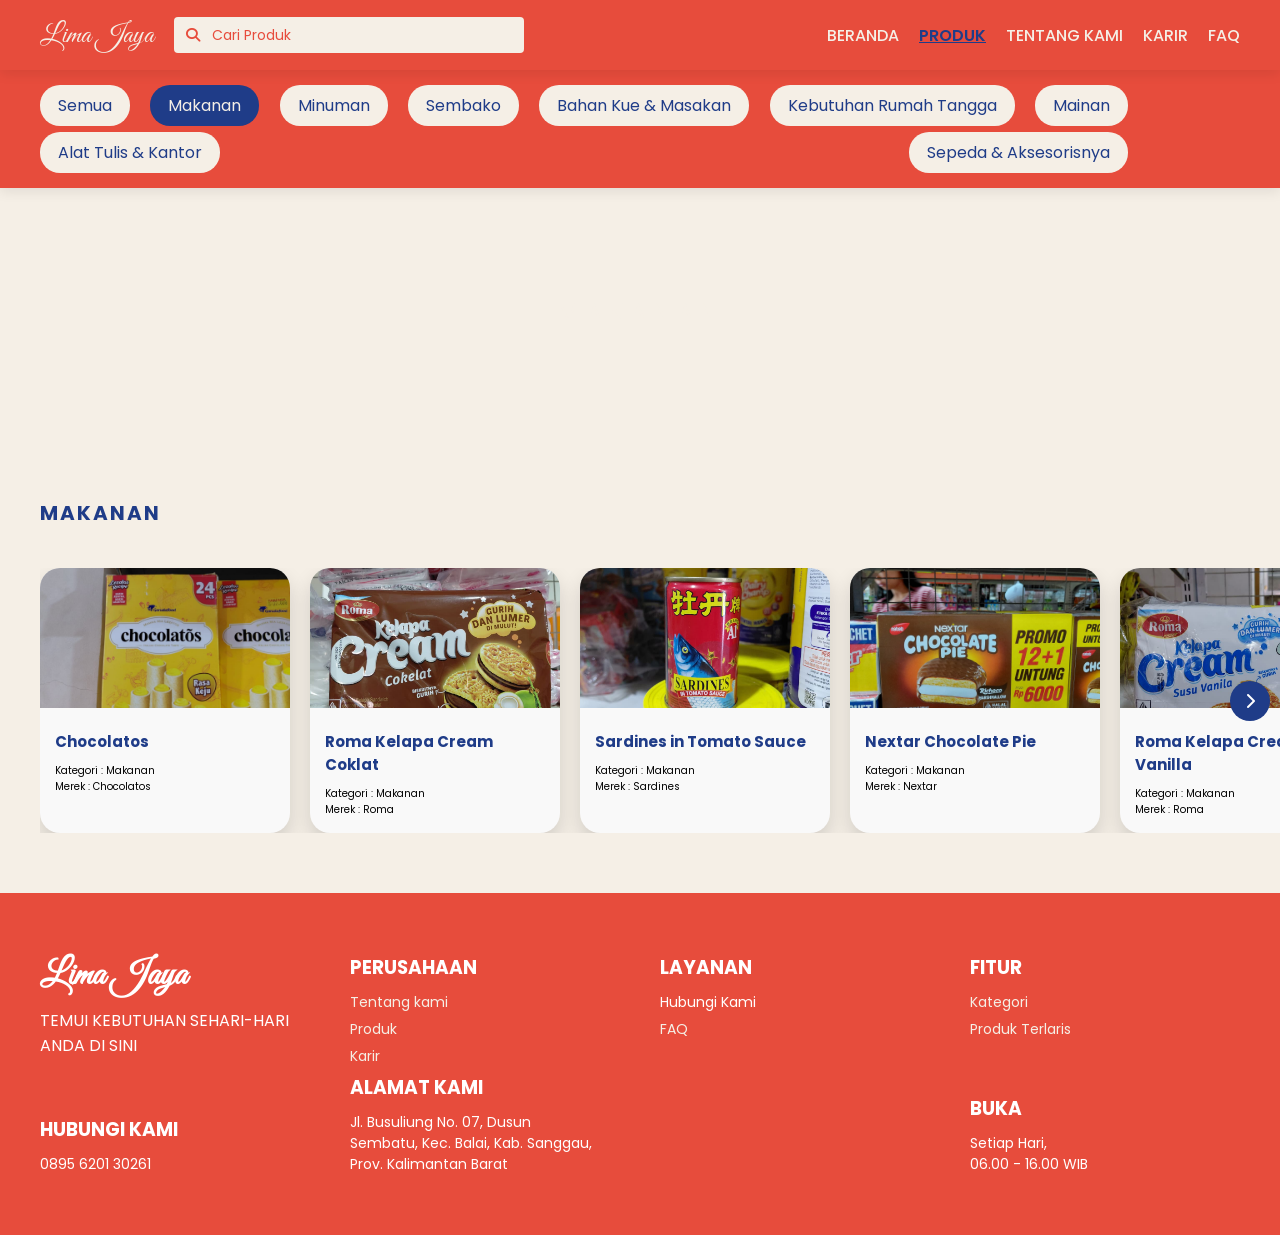
<file: Kategori-codes/makanan.html>
<!doctype html>
<html lang="en">
  <head>
    <meta charset="UTF-8" />
    <meta name="viewport" content="width=device-width, initial-scale=1.0" />
    <title>Produk Makanan</title>
    <link rel="stylesheet" href="makanan.css" />
    <link
      rel="stylesheet"
      href="https://cdnjs.cloudflare.com/ajax/libs/font-awesome/6.5.0/css/all.min.css"
    />
    <link href="https://fonts.googleapis.com/css2?family=Poppins:wght@300;400;500;600&family=Great+Vibes&display=swap" rel="stylesheet">
  </head>
  <body>
    <!-- NAVBAR -->
    <div class="navbar">
      <div class="logonav">Lima Jaya</div>

      <div class="search">
        <i class="fa-solid fa-magnifying-glass"></i>
        <input type="text" placeholder="Cari Produk" />
      </div>

      <div class="menu" id="menu">
        <a href="../index.html">BERANDA</a>
        <a href="#" class="active">PRODUK</a>
        <a href="../tentang.html">TENTANG KAMI</a>
        <a href="../karir.html">KARIR</a>
        <a href="../faq.html">FAQ</a>
      </div>

      <!-- hamburger -->
      <div class="hamburger" id="hamburger">
        <i class="fa-solid fa-bars"></i>
      </div>
    </div>

    <section class="category-nav">
      <div class="cat-container">
        <a href="../produk.html" class="cat-btn" data-category="all">Semua</a>
        <a href="#" class="cat-btn active" data-category="makanan">Makanan</a>
        <a href="minuman.html" class="cat-btn" data-category="minuman">Minuman</a>
        <a href="sembako.html" class="cat-btn" data-category="sembako">Sembako</a>
        <a href="bahan.html" class="cat-btn" data-category="bahan">
          Bahan Kue & Masakan
        </a>
        <a href="kebutuhan.html" class="cat-btn" data-category="rumah">
          Kebutuhan Rumah Tangga
        </a>
        <a href="mainan.html" class="cat-btn" data-category="mainan">Mainan</a>
        <a href="atk.html" class="cat-btn" data-category="alat">
          Alat Tulis & Kantor
        </a>
        <a href="sepeda.html" class="cat-btn" data-category="sepeda">
          Sepeda & Aksesorisnya
        </a>
      </div>
    </section>

    <section class="banner">
      <div class="banner-content">
        <p>MAKANAN</p>
      </div>
    </section>

    <section class="best-products">
      <h2>MAKANAN</h2>

      <div class="best-wrapper">
        <div class="best-container">
            <!-- card 1 -->
          <div class="best-card">
            <img src="../Produk-img/Makanan/chocolatos.jpeg" />
            <h3>Chocolatos</h3>
            <p>Kategori : Makanan <br />Merek : Chocolatos</p>
          </div>

          <!-- card 2 -->
          <div class="best-card">
            <img src="../Produk-img/Makanan/romakelapacoklat.jpeg" />
            <h3>Roma Kelapa Cream Coklat</h3>
            <p>Kategori : Makanan<br />Merek : Roma</p>
          </div>

          <!-- card 3 -->
          <div class="best-card">
            <img src="../Produk-img/Makanan/sardines.jpeg" />
            <h3>Sardines in Tomato Sauce</h3>
            <p>Kategori : Makanan<br />Merek : Sardines</p>
          </div>

          <!-- card 4 -->
          <div class="best-card">
            <img src="../Produk-img/Makanan/nextar.jpeg" />
            <h3>Nextar Chocolate Pie</h3>
            <p>Kategori : Makanan<br />Merek : Nextar</p>
          </div>

          <!-- card 5 -->
          <div class="best-card">
            <img src="../Produk-img/Makanan/romakelapavanilla.jpeg" />
            <h3>Roma Kelapa Cream Vanilla</h3>
            <p>Kategori : Makanan<br />Merek : Roma</p>
          </div>

          <!-- card 6 -->
          <div class="best-card">
            <img src="../Produk-img/Makanan/chilisardines.jpeg" />
            <h3>Chili Sardines</h3>
            <p>Kategori : Makanan<br />Merek : Chili</p>
          </div>

          <!-- card 7 -->
          <div class="best-card">
            <img src="../Produk-img/Makanan/yupistrawberrykiss.jpeg" />
            <h3>Yupi Strawberry Kiss</h3>
            <p>Kategori : Makanan<br />Merek : Yupi</p>
          </div>
          </div>
        <div class="scroll-arrow left">
          <i class="fa-solid fa-chevron-left"></i>
        </div>
        <div class="scroll-arrow right">
          <i class="fa-solid fa-chevron-right"></i>
        </div>
        </div>
      </div>
    </section>

    <footer class="footer">
      <div class="footer-grid">
        <!-- kolom 1 -->
        <div class="col">
          <div class="top">
            <h1 class="logo">Lima Jaya</h1>
            <p>TEMUI KEBUTUHAN SEHARI-HARI ANDA DI SINI</p>
          </div>
          <div class="bottom">
            <h3>HUBUNGI KAMI</h3>
            <p>0895 6201 30261</p>
          </div>
        </div>

        <!-- kolom 2 -->
        <div class="col">
          <div class="top">
            <h3>PERUSAHAAN</h3>
            <ul>
              <li><a href="../tentang.html">Tentang kami</a></li>
              <li><a href="../produk.html">Produk</a></li>
              <li><a href="../karir.html">Karir</a></li>
            </ul>
          </div>
          <div class="bottom">
            <h3>ALAMAT KAMI</h3>
            <p>
              Jl. Busuliung No. 07, Dusun Sembatu, Kec. Balai, Kab. Sanggau,
              Prov. Kalimantan Barat
            </p>
          </div>
        </div>

        <!-- kolom 3 -->
        <div class="col">
          <div class="top">
            <h3>LAYANAN</h3>
            <ul>
              <li>Hubungi Kami</li>
              <li><a href="../faq.html">FAQ</a></li>
            </ul>
          </div>
        </div>

        <!-- kolom 4 -->
        <div class="col">
          <div class="top">
            <h3>FITUR</h3>
            <ul>
              <li><a href="../produk.html">Kategori</a></li>
              <li><a href="../produk.html">Produk Terlaris</a></li>
            </ul>
          </div>
          <div class="bottom">
            <h3>BUKA</h3>
            <p>Setiap Hari,<br />06.00 - 16.00 WIB</p>
          </div>
        </div>
      </div>
    </footer>

    <script src="makanan.js"></script>
  </body>
</html>
</file>
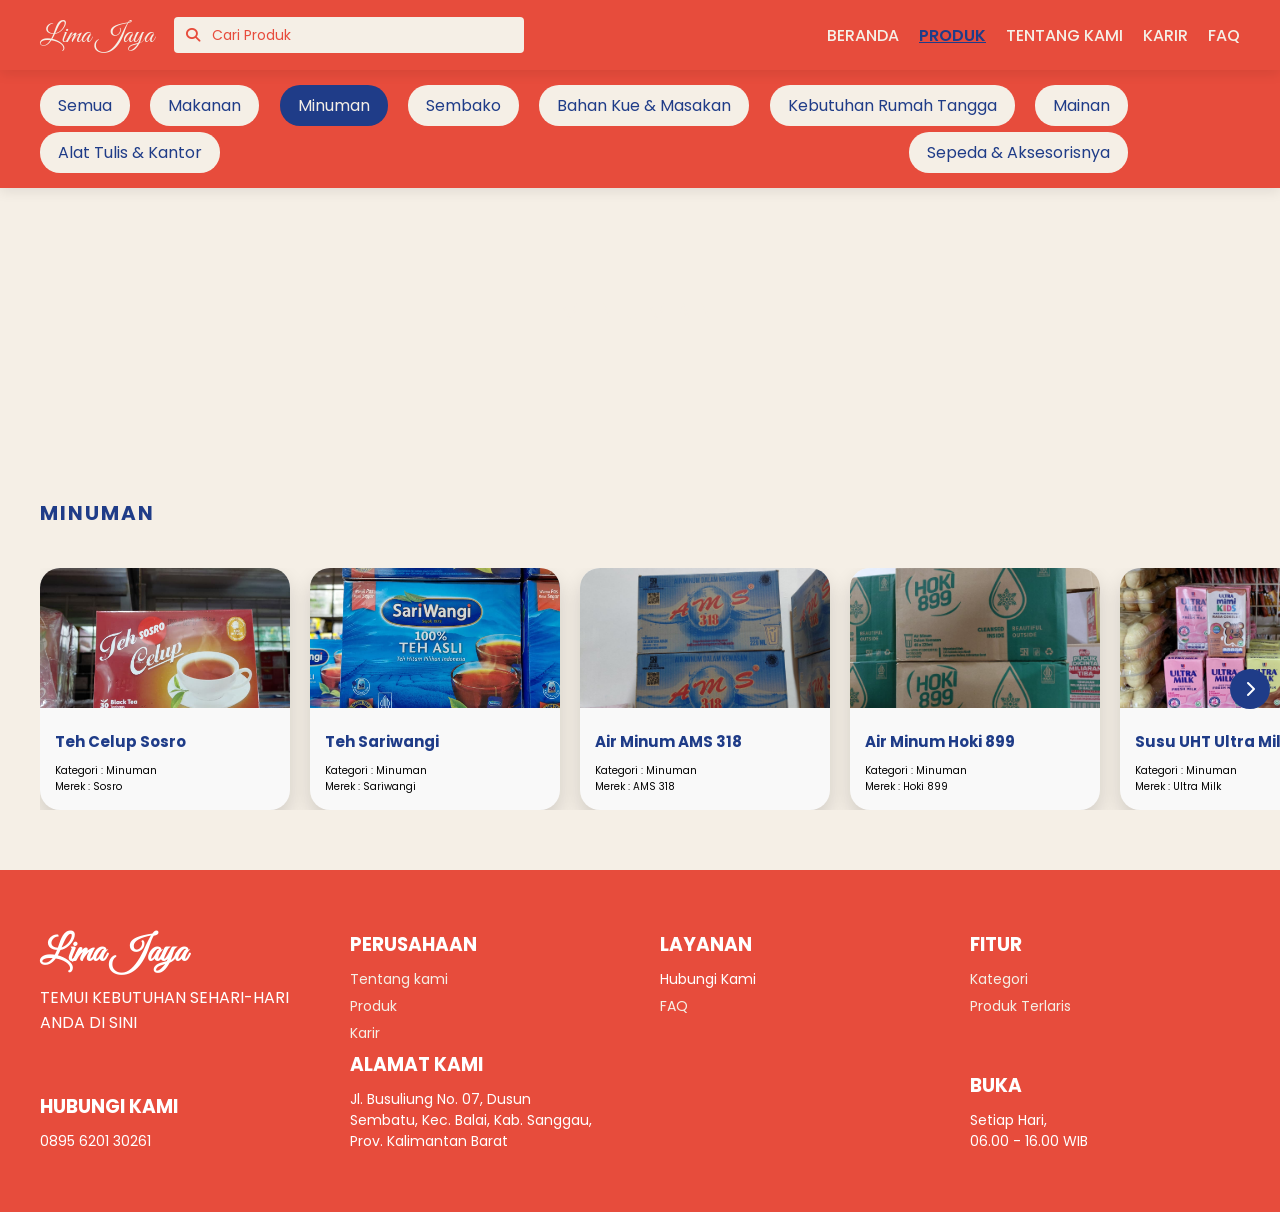
<file: Kategori-codes/minuman.html>
<!doctype html>
<html lang="en">
  <head>
    <meta charset="UTF-8" />
    <meta name="viewport" content="width=device-width, initial-scale=1.0" />
    <title>Produk Minuman</title>
    <link rel="stylesheet" href="minuman.css" />
    <link
      rel="stylesheet"
      href="https://cdnjs.cloudflare.com/ajax/libs/font-awesome/6.5.0/css/all.min.css"
    />
    <link href="https://fonts.googleapis.com/css2?family=Poppins:wght@300;400;500;600&family=Great+Vibes&display=swap" rel="stylesheet">
  </head>
  <body>
    <!-- NAVBAR -->
    <div class="navbar">
      <div class="logonav">Lima Jaya</div>

      <div class="search">
        <i class="fa-solid fa-magnifying-glass"></i>
        <input type="text" placeholder="Cari Produk" />
      </div>

      <div class="menu" id="menu">
        <a href="../index.html">BERANDA</a>
        <a href="#" class="active">PRODUK</a>
        <a href="../tentang.html">TENTANG KAMI</a>
        <a href="../karir.html">KARIR</a>
        <a href="../faq.html">FAQ</a>
      </div>

      <!-- hamburger -->
      <div class="hamburger" id="hamburger">
        <i class="fa-solid fa-bars"></i>
      </div>
    </div>

    <section class="category-nav">
      <div class="cat-container">
        <a href="../produk.html" class="cat-btn" data-category="all">Semua</a>
        <a href="makanan.html" class="cat-btn" data-category="makanan">Makanan</a>
        <a href="#" class="cat-btn active" data-category="minuman">Minuman</a>
        <a href="sembako.html" class="cat-btn" data-category="sembako">Sembako</a>
        <a href="bahan.html" class="cat-btn" data-category="bahan">
          Bahan Kue & Masakan
        </a>
        <a href="kebutuhan.html" class="cat-btn" data-category="rumah">
          Kebutuhan Rumah Tangga
        </a>
        <a href="mainan.html" class="cat-btn" data-category="mainan">Mainan</a>
        <a href="atk.html" class="cat-btn" data-category="alat">
          Alat Tulis & Kantor
        </a>
        <a href="sepeda.html" class="cat-btn" data-category="sepeda">
          Sepeda & Aksesorisnya
        </a>
      </div>
    </section>

    <section class="banner">
      <div class="banner-content">
        <p>MINUMAN</p>
      </div>
    </section>

    <section class="best-products">
      <h2>MINUMAN</h2>

      <div class="best-wrapper">
        <div class="best-container">

          <!-- card 2 -->
          <div class="best-card">
            <img src="../Produk-img/Minuman/tehsosro.jpeg" />
            <h3>Teh Celup Sosro</h3>
            <p>Kategori : Minuman<br />Merek : Sosro</p>
          </div>

          <!-- card 3 -->
          <div class="best-card">
            <img src="../Produk-img/Minuman/sariwangi.jpeg" />
            <h3>Teh Sariwangi</h3>
            <p>Kategori : Minuman<br />Merek : Sariwangi</p>
          </div>

          <!-- card 4 -->
          <div class="best-card">
            <img src="../Produk-img/Minuman/airminumams318.jpeg" />
            <h3>Air Minum AMS 318</h3>
            <p>Kategori : Minuman<br />Merek : AMS 318</p>
          </div>

          <!-- card 5 -->
          <div class="best-card">
            <img src="../Produk-img/Minuman/airminumhoki899.jpeg" />
            <h3>Air Minum Hoki 899</h3>
            <p>Kategori : Minuman<br />Merek : Hoki 899</p>
          </div>

          <!-- card 6 -->
          <div class="best-card">
            <img src="../Produk-img/Minuman/ultramilk.jpeg" />
            <h3>Susu UHT Ultra Milk</h3>
            <p>Kategori : Minuman<br />Merek : Ultra Milk</p>
          </div>

          <!-- card 7 -->
          <div class="best-card">
            <img src="../Produk-img/Minuman/kopijojohn.jpeg" />
            <h3>Kopi Jojohn</h3>
            <p>Kategori : Minuman<br />Merek : Jojohn</p>
          </div>
          </div>
        <div class="scroll-arrow left">
          <i class="fa-solid fa-chevron-left"></i>
        </div>
        <div class="scroll-arrow right">
          <i class="fa-solid fa-chevron-right"></i>
        </div>
        </div>
      </div>
    </section>

    <footer class="footer">
      <div class="footer-grid">
        <!-- kolom 1 -->
        <div class="col">
          <div class="top">
            <h1 class="logo">Lima Jaya</h1>
            <p>TEMUI KEBUTUHAN SEHARI-HARI ANDA DI SINI</p>
          </div>
          <div class="bottom">
            <h3>HUBUNGI KAMI</h3>
            <p>0895 6201 30261</p>
          </div>
        </div>

        <!-- kolom 2 -->
        <div class="col">
          <div class="top">
            <h3>PERUSAHAAN</h3>
            <ul>
              <li><a href="../tentang.html">Tentang kami</a></li>
              <li><a href="../produk.html">Produk</a></li>
              <li><a href="../karir.html">Karir</a></li>
            </ul>
          </div>
          <div class="bottom">
            <h3>ALAMAT KAMI</h3>
            <p>
              Jl. Busuliung No. 07, Dusun Sembatu, Kec. Balai, Kab. Sanggau,
              Prov. Kalimantan Barat
            </p>
          </div>
        </div>

        <!-- kolom 3 -->
        <div class="col">
          <div class="top">
            <h3>LAYANAN</h3>
            <ul>
              <li>Hubungi Kami</li>
              <li><a href="../faq.html">FAQ</a></li>
            </ul>
          </div>
        </div>

        <!-- kolom 4 -->
        <div class="col">
          <div class="top">
            <h3>FITUR</h3>
            <ul>
              <li><a href="../produk.html">Kategori</a></li>
              <li><a href="../produk.html">Produk Terlaris</a></li>
            </ul>
          </div>
          <div class="bottom">
            <h3>BUKA</h3>
            <p>Setiap Hari,<br />06.00 - 16.00 WIB</p>
          </div>
        </div>
      </div>
    </footer>

    <script src="minuman.js"></script>
  </body>
</html>
</file>
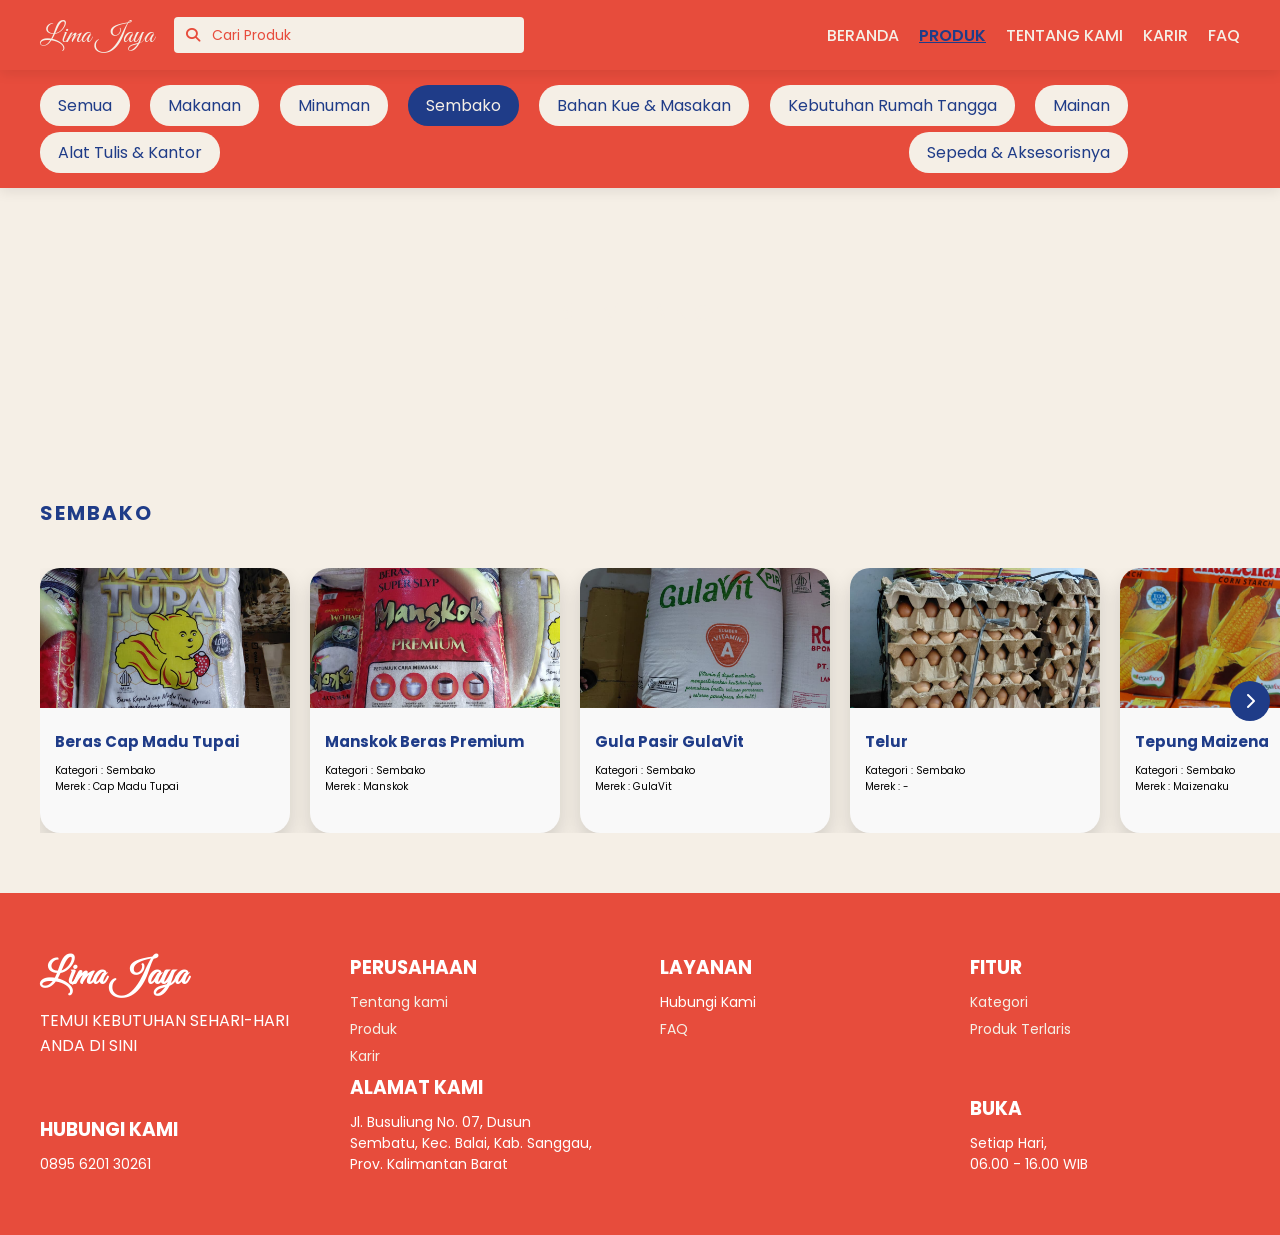
<file: Kategori-codes/sembako.html>
<!doctype html>
<html lang="en">
  <head>
    <meta charset="UTF-8" />
    <meta name="viewport" content="width=device-width, initial-scale=1.0" />
    <title>Produk Sembako</title>
    <link rel="stylesheet" href="sembako.css" />
    <link
      rel="stylesheet"
      href="https://cdnjs.cloudflare.com/ajax/libs/font-awesome/6.5.0/css/all.min.css"
    />
    <link href="https://fonts.googleapis.com/css2?family=Poppins:wght@300;400;500;600&family=Great+Vibes&display=swap" rel="stylesheet">
  </head>
  <body>
    <!-- NAVBAR -->
    <div class="navbar">
      <div class="logonav">Lima Jaya</div>

      <div class="search">
        <i class="fa-solid fa-magnifying-glass"></i>
        <input type="text" placeholder="Cari Produk" />
      </div>

      <div class="menu" id="menu">
        <a href="../index.html">BERANDA</a>
        <a href="#" class="active">PRODUK</a>
        <a href="../tentang.html">TENTANG KAMI</a>
        <a href="../karir.html">KARIR</a>
        <a href="../faq.html">FAQ</a>
      </div>

      <!-- hamburger -->
      <div class="hamburger" id="hamburger">
        <i class="fa-solid fa-bars"></i>
      </div>
    </div>

    <section class="category-nav">
      <div class="cat-container">
        <a href="../produk.html" class="cat-btn" data-category="all">Semua</a>
        <a href="makanan.html" class="cat-btn" data-category="makanan">Makanan</a>
        <a href="minuman.html" class="cat-btn" data-category="minuman">Minuman</a>
        <a href="#" class="cat-btn active" data-category="sembako">Sembako</a>
        <a href="bahan.html" class="cat-btn" data-category="bahan">
          Bahan Kue & Masakan
        </a>
        <a href="kebutuhan.html" class="cat-btn" data-category="rumah">
          Kebutuhan Rumah Tangga
        </a>
        <a href="mainan.html" class="cat-btn" data-category="mainan">Mainan</a>
        <a href="atk.html" class="cat-btn" data-category="alat">
          Alat Tulis & Kantor
        </a>
        <a href="sepeda.html" class="cat-btn" data-category="sepeda">
          Sepeda & Aksesorisnya
        </a>
      </div>
    </section>

    <section class="banner">
      <div class="banner-content">
        <p>SEMBAKO</p>
      </div>
    </section>

    <section class="best-products">
      <h2>SEMBAKO</h2>

      <div class="best-wrapper">
        <div class="best-container">
            <!-- card 1 -->
          <div class="best-card">
            <img src="../Produk-img/Sembako/berasmadutupai.jpeg" />
            <h3>Beras Cap Madu Tupai</h3>
            <p>Kategori : Sembako <br />Merek : Cap Madu Tupai</p>
          </div>

          <!-- card 2 -->
          <div class="best-card">
            <img src="../Produk-img/Sembako/berasmanskokpremium.jpeg" />
            <h3>Manskok Beras Premium</h3>
            <p>Kategori : Sembako<br />Merek : Manskok</p>
          </div>

          <!-- card 3 -->
          <div class="best-card">
            <img src="../Produk-img/Sembako/gulavitt.jpeg" />
            <h3>Gula Pasir GulaVit</h3>
            <p>Kategori : Sembako<br />Merek : GulaVit</p>
          </div>

          <!-- card 4 -->
          <div class="best-card">
            <img src="../Produk-img/Sembako/Telur.jpeg" />
            <h3>Telur</h3>
            <p>Kategori : Sembako<br />Merek : -</p>
          </div>

          <!-- card 5 -->
          <div class="best-card">
            <img src="../Produk-img/Bahan Kue & Masakan/maizenaku.jpeg" />
            <h3>Tepung Maizena</h3>
            <p>Kategori : Sembako<br />Merek : Maizenaku</p>
          </div>

          <!-- card 6 -->
          <div class="best-card">
            <img src="../Produk-img/Sembako/miekaldu.jpeg" />
            <h3>Indomie Rasa Kaldu Ayam</h3>
            <p>Kategori : Sembako<br />Merek : Indomie</p>
          </div>

          <!-- card 7 -->
          <div class="best-card">
            <img src="../Produk-img/Sembako/mieayamgeprek.jpeg" />
            <h3>Indomie Rasa Ayam Geprek</h3>
            <p>Kategori : Sembako<br />Merek : Indomie</p>
          </div>
          </div>
        <div class="scroll-arrow left">
          <i class="fa-solid fa-chevron-left"></i>
        </div>
        <div class="scroll-arrow right">
          <i class="fa-solid fa-chevron-right"></i>
        </div>
        </div>
      </div>
    </section>

    <footer class="footer">
      <div class="footer-grid">
        <!-- kolom 1 -->
        <div class="col">
          <div class="top">
            <h1 class="logo">Lima Jaya</h1>
            <p>TEMUI KEBUTUHAN SEHARI-HARI ANDA DI SINI</p>
          </div>
          <div class="bottom">
            <h3>HUBUNGI KAMI</h3>
            <p>0895 6201 30261</p>
          </div>
        </div>

        <!-- kolom 2 -->
        <div class="col">
          <div class="top">
            <h3>PERUSAHAAN</h3>
            <ul>
              <li><a href="../tentang.html">Tentang kami</a></li>
              <li><a href="../produk.html">Produk</a></li>
              <li><a href="../karir.html">Karir</a></li>
            </ul>
          </div>
          <div class="bottom">
            <h3>ALAMAT KAMI</h3>
            <p>
              Jl. Busuliung No. 07, Dusun Sembatu, Kec. Balai, Kab. Sanggau,
              Prov. Kalimantan Barat
            </p>
          </div>
        </div>

        <!-- kolom 3 -->
        <div class="col">
          <div class="top">
            <h3>LAYANAN</h3>
            <ul>
              <li>Hubungi Kami</li>
              <li><a href="../faq.html">FAQ</a></li>
            </ul>
          </div>
        </div>

        <!-- kolom 4 -->
        <div class="col">
          <div class="top">
            <h3>FITUR</h3>
            <ul>
              <li><a href="../produk.html">Kategori</a></li>
              <li><a href="../produk.html">Produk Terlaris</a></li>
            </ul>
          </div>
          <div class="bottom">
            <h3>BUKA</h3>
            <p>Setiap Hari,<br />06.00 - 16.00 WIB</p>
          </div>
        </div>
      </div>
    </footer>

    <script src="sembako.js"></script>
  </body>
</html>
</file>
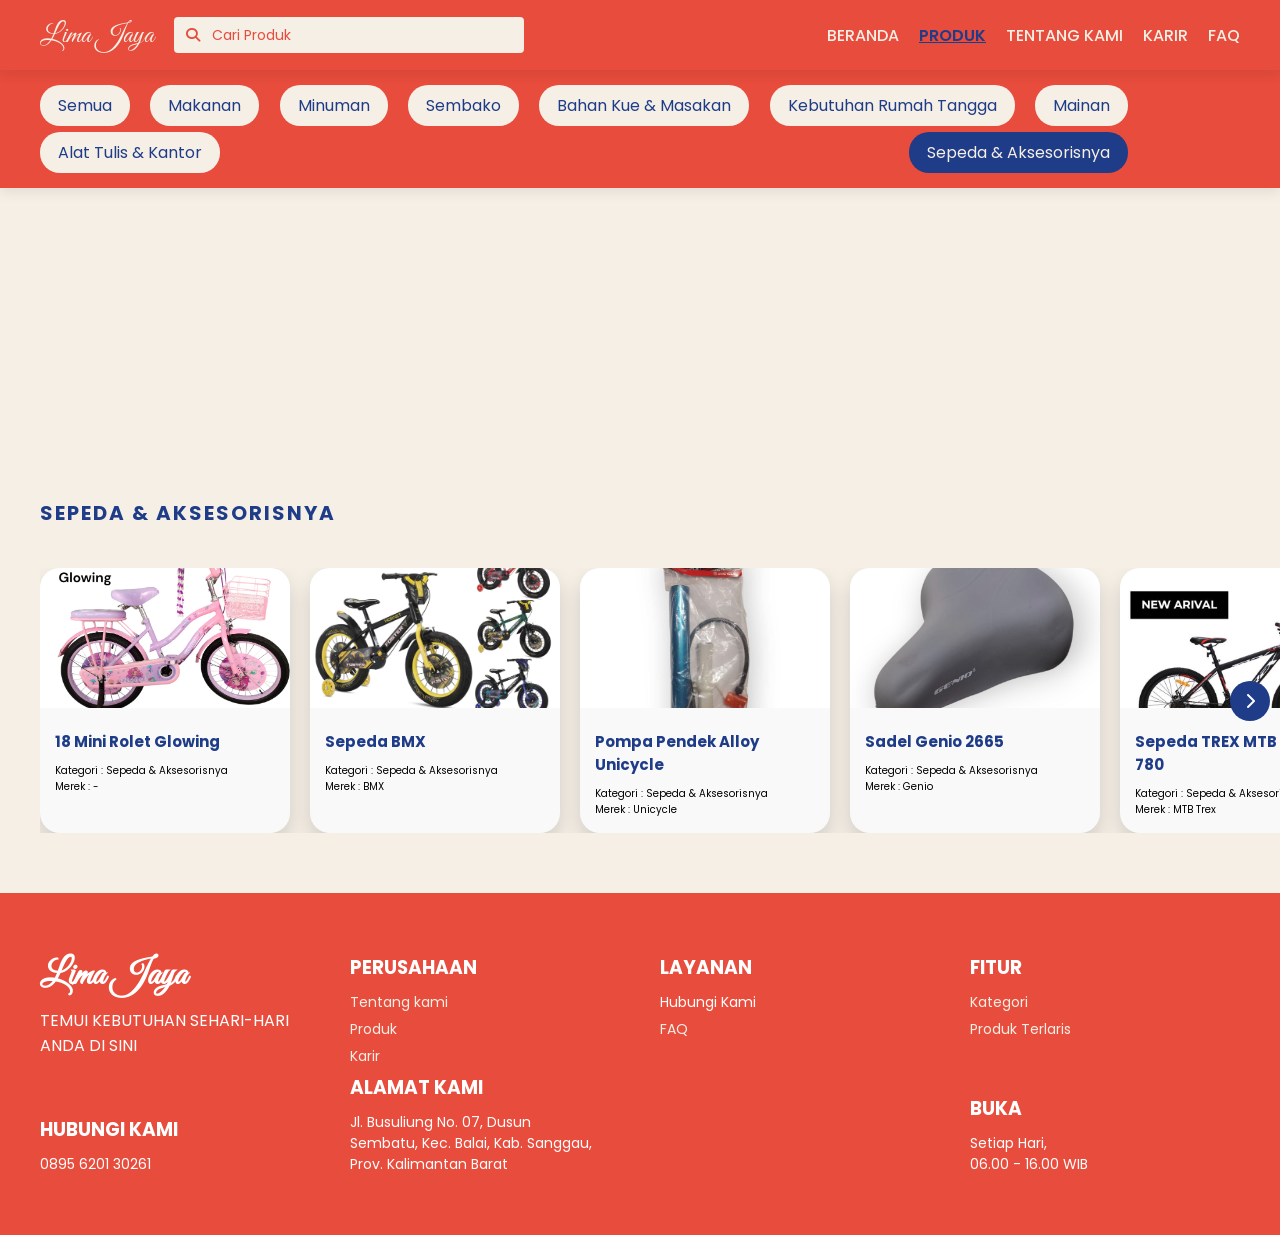
<file: Kategori-codes/sepeda.html>
<!doctype html>
<html lang="en">
  <head>
    <meta charset="UTF-8" />
    <meta name="viewport" content="width=device-width, initial-scale=1.0" />
    <title>Produk Sepeda & Aksesorisnya</title>
    <link rel="stylesheet" href="sepeda.css" />
    <link
      rel="stylesheet"
      href="https://cdnjs.cloudflare.com/ajax/libs/font-awesome/6.5.0/css/all.min.css"
    />
    <link href="https://fonts.googleapis.com/css2?family=Poppins:wght@300;400;500;600&family=Great+Vibes&display=swap" rel="stylesheet">
  </head>
  <body>
    <!-- NAVBAR -->
    <div class="navbar">
      <div class="logonav">Lima Jaya</div>

      <div class="search">
        <i class="fa-solid fa-magnifying-glass"></i>
        <input type="text" placeholder="Cari Produk" />
      </div>

      <div class="menu" id="menu">
        <a href="../index.html">BERANDA</a>
        <a href="#" class="active">PRODUK</a>
        <a href="../tentang.html">TENTANG KAMI</a>
        <a href="../karir.html">KARIR</a>
        <a href="../faq.html">FAQ</a>
      </div>

      <!-- hamburger -->
      <div class="hamburger" id="hamburger">
        <i class="fa-solid fa-bars"></i>
      </div>
    </div>

    <section class="category-nav">
      <div class="cat-container">
        <a href="../produk.html" class="cat-btn" data-category="all">Semua</a>
        <a href="makanan.html" class="cat-btn" data-category="makanan">Makanan</a>
        <a href="minuman.html" class="cat-btn" data-category="minuman">Minuman</a>
        <a href="sembako.html" class="cat-btn" data-category="sembako">Sembako</a>
        <a href="bahan.html" class="cat-btn" data-category="bahan">
          Bahan Kue & Masakan
        </a>
        <a href="kebutuhan.html" class="cat-btn" data-category="rumah">
          Kebutuhan Rumah Tangga
        </a>
        <a href="mainan.html" class="cat-btn" data-category="mainan">Mainan</a>
        <a href="atk.html" class="cat-btn" data-category="alat">
          Alat Tulis & Kantor
        </a>
        <a href="#" class="cat-btn active" data-category="sepeda">
          Sepeda & Aksesorisnya
        </a>
      </div>
    </section>

    <section class="banner">
      <div class="banner-content">
        <p>SEPEDA & AKSESORISNYA</p>
      </div>
    </section>

    <section class="best-products">
      <h2>SEPEDA & AKSESORISNYA</h2>

      <div class="best-wrapper">
        <div class="best-container">
            <!-- card 1 -->
          <div class="best-card">
            <img src="../Produk-img/Sepeda & Aksesorisnya/18minirolet.jpeg" />
            <h3>18 Mini Rolet Glowing</h3>
            <p>Kategori : Sepeda & Aksesorisnya <br />Merek : -</p>
          </div>

          <!-- card 2 -->
          <div class="best-card">
            <img src="../Produk-img/Sepeda & Aksesorisnya/bmxsepeda.jpeg" />
            <h3>Sepeda BMX</h3>
            <p>Kategori : Sepeda & Aksesorisnya <br />Merek : BMX</p>
          </div>

          <!-- card 3 -->
          <div class="best-card">
            <img src="../Produk-img/Sepeda & Aksesorisnya/pompapendekalloyunicycle.jpeg" />
            <h3>Pompa Pendek Alloy Unicycle</h3>
            <p>Kategori : Sepeda & Aksesorisnya <br />Merek : Unicycle</p>
          </div>

          <!-- card 4 -->
          <div class="best-card">
            <img src="../Produk-img/Sepeda & Aksesorisnya/sadelgenio2665.jpeg" />
            <h3>Sadel Genio 2665</h3>
            <p>Kategori : Sepeda & Aksesorisnya <br />Merek : Genio</p>
          </div>

          <!-- card 5 -->
          <div class="best-card">
            <img src="../Produk-img/Sepeda & Aksesorisnya/sepedatrexmtb.jpeg" />
            <h3>Sepeda TREX MTB 24 XT 780</h3>
            <p>Kategori : Sepeda & Aksesorisnya <br />Merek : MTB Trex</p>
          </div>

          <!-- card 6 -->
          <div class="best-card">
            <img src="../Produk-img/Sepeda & Aksesorisnya/tabung36dpngenio.jpeg" />
            <h3>Tabung 36 Depan Genio</h3>
            <p>Kategori : Sepeda & Aksesorisnya <br />Merek : Genio</p>
          </div>

          <!-- card 7 -->
          <div class="best-card">
            <img src="../Produk-img/Sepeda & Aksesorisnya/x-630electricbike.jpeg" />
            <h3>X-630 Electric Bike</h3>
            <p>Kategori : Sepeda & Aksesorisnya <br />Merek : EXOTIC</p>
          </div>
          </div>
        <div class="scroll-arrow left">
          <i class="fa-solid fa-chevron-left"></i>
        </div>
        <div class="scroll-arrow right">
          <i class="fa-solid fa-chevron-right"></i>
        </div>
        </div>
      </div>
    </section>

    <footer class="footer">
      <div class="footer-grid">
        <!-- kolom 1 -->
        <div class="col">
          <div class="top">
            <h1 class="logo">Lima Jaya</h1>
            <p>TEMUI KEBUTUHAN SEHARI-HARI ANDA DI SINI</p>
          </div>
          <div class="bottom">
            <h3>HUBUNGI KAMI</h3>
            <p>0895 6201 30261</p>
          </div>
        </div>

        <!-- kolom 2 -->
        <div class="col">
          <div class="top">
            <h3>PERUSAHAAN</h3>
            <ul>
              <li><a href="../tentang.html">Tentang kami</a></li>
              <li><a href="../produk.html">Produk</a></li>
              <li><a href="../karir.html">Karir</a></li>
            </ul>
          </div>
          <div class="bottom">
            <h3>ALAMAT KAMI</h3>
            <p>
              Jl. Busuliung No. 07, Dusun Sembatu, Kec. Balai, Kab. Sanggau,
              Prov. Kalimantan Barat
            </p>
          </div>
        </div>

        <!-- kolom 3 -->
        <div class="col">
          <div class="top">
            <h3>LAYANAN</h3>
            <ul>
              <li>Hubungi Kami</li>
              <li><a href="../faq.html">FAQ</a></li>
            </ul>
          </div>
        </div>

        <!-- kolom 4 -->
        <div class="col">
          <div class="top">
            <h3>FITUR</h3>
            <ul>
              <li><a href="../produk.html">Kategori</a></li>
              <li><a href="../produk.html">Produk Terlaris</a></li>
            </ul>
          </div>
          <div class="bottom">
            <h3>BUKA</h3>
            <p>Setiap Hari,<br />06.00 - 16.00 WIB</p>
          </div>
        </div>
      </div>
    </footer>

    <script src="sepeda.js"></script>
  </body>
</html>
</file>
<file: css/beranda.css>
* {
  margin: 0;
  padding: 0;
  box-sizing: border-box;
  font-family: "Poppins", sans-serif;
}

body {
  background: #f5efe6;
  padding-top: 70px;
}

html {
  scroll-behavior: smooth;
}

/* NAVBAR */
.navbar {
  background: #e74c3c;
  display: flex;
  align-items: center;
  padding: 0 50px;
  height: 70px;
  gap: 30px;
  position: fixed;
  top: 0;
  left: 0;
  width: 100%;
  z-index: 999;
  box-shadow: 0 4px 12px rgba(0, 0, 0, 0.08);
}

.logonav {
  color: #f5efe6;
  font-family: "Great Vibes", cursive;
  font-size: 30px;
}
/* SEARCH */
.search {
  position: relative;
  width: 380px;
  margin-left: 50px;
}

.search input {
  width: 100%;
  height: 38px;
  border: none;
  border-radius: 4px;
  background: #f5efe6;
  padding-left: 40px;
  font-size: 14px;
  outline: none;
}

/* placeholder */
.search input::placeholder {
  color: #e74c3c;
}

/* icon */
.search i {
  position: absolute;
  left: 14px;
  top: 50%;
  transform: translateY(-50%);
  font-size: 14px;
  color: #e74c3c;
}

.menu {
  display: flex;
  gap: 25px;
  margin-left: 300px;
}

.menu a {
  text-decoration: none;
  color: #f5efe6;
  font-weight: 500;
}

.menu a.active {
  color: #1f3c88;
  font-weight: 600;
  text-decoration: underline;
}

.menu a:hover {
  color: #1f3c88;
}

/* HERO */
.hero {
  display: flex;
  height: 90vh;
}

.hero-left {
  width: 50%;
  padding: 80px;
  display: flex;
  flex-direction: column;
  justify-content: center;
}

.hero-left h3 {
  color: #1f3c88;
  margin-bottom: 10px;
}

.hero-left h1 {
  font-family: "Great Vibes", cursive;
  font-size: 64px;
  color: #e74c3c;
}

.hero-left p {
  margin-top: 15px;
  color: #1f3c88;
  letter-spacing: 2px;
}

.btn {
  margin-top: 30px;
  background: #1f3c88;
  color: #f5efe6;
  padding: 12px 25px;
  border: none;
  width: fit-content;
  cursor: pointer;
}

.btn:hover {
  background: #e74c3c;
  padding: 13px 26px;
}

/* Gambar kanan */
.hero-right {
  width: 50%;
  position: relative;
  overflow: hidden;
}

.hero-right img {
  width: 100%;
  height: 100%;
  object-fit: cover;
  border-top-left-radius: 350px;
  border-bottom-left-radius: 350px;
  opacity: 0.6;
}

/* FLOAT BUTTON WA */
.wa-container {
  position: absolute;
  bottom: 20px;
  right: 20px;
  display: flex;
  align-items: center;
  gap: 10px;
}

/* teks/petunjuk di kiri button*/
.wa-text {
  background: #1f3c88;
  padding: 6px 12px;
  border-radius: 20px;
  font-size: 13px;
  color: #f5efe6;
  box-shadow: 0 2px 6px rgba(0, 0, 0, 0.15);
}

.wa-text:hover {
  transform: translateY(-6px);
}

/* tombol wa*/
.whatsapp {
  width: 55px;
  height: 55px;
  background: #1f3c88;
  border-radius: 50%;
  display: flex;
  align-items: center;
  justify-content: center;
}

.whatsapp i {
  color: #f5efe6;
  font-size: 24px;
}

.whatsapp:hover {
  background: rgb(0, 196, 0);
  color: #1f3c88;
}

.wa-link {
  text-decoration: none;
}

.wa-link:hover .wa-icon {
  transform: scale(1.1);
  transition: 0.3s;
}

/* Kategori */
.kategori {
  background: #e74c3c;
  padding: 80px 80px 60px;
  text-align: center;
}

.kategori h2 {
  color: #f5efe6;
  letter-spacing: 4px;
  margin-bottom: 80px;
  font-weight: 600;
}

.kategori-wrapper {
  display: flex;
  justify-content: center;
  gap: 20px;
  margin-bottom: 80px;
}

.kategori-col {
  display: flex;
  flex-direction: column;
  gap: 25px;
}

/* item */
.item {
  display: flex;
  align-items: center;
  gap: 15px;
}

/* icon bulat */
.icon {
  width: 45px;
  height: 45px;
  background: #f5efe6;
  border-radius: 50%;
  display: flex;
  align-items: center;
  justify-content: center;
}

.icon i {
  color: #1f3c88;
  font-size: 18px;
}

/* box */
.box {
  background: #f5efe6;
  padding: 12px 25px;
  border-radius: 20px;
  min-width: 280px;
  text-align: center;
  color: #1f3c88;
  font-weight: 500;
  text-decoration: none;
}

.box:hover {
  background-color: #1f3c88;
  color: #f5efe6;
}

/* Produk terlaris/featured */
.featured {
  background: #f5efe6;
  padding: 80px 80px 60px;
  text-align: center;
}

.featured h2 {
  color: #1f3c88;
  letter-spacing: 6px;
  margin-bottom: 80px;
}

/* wrapper */
.product-wrapper {
  display: flex;
  justify-content: center;
  gap: 30px;
  margin-bottom: 80px;
}

/* card */
.card {
  width: 280px;
  background: #f9f9f9;
  border-radius: 20px;
  overflow: hidden;
  box-shadow: 0 10px 20px rgba(0, 0, 0, 0.15);
  padding-bottom: 20px;
  position: relative;
  transition: transform 0.3s ease;
}

.card:hover {
  transform: translateY(-5px);
}

.card img {
  width: 100%;
  height: 180px;
  object-fit: cover;
}

.card-body {
  padding: 20px;
  text-align: left;
}

.title {
  display: flex;
  justify-content: space-between;
  align-items: center;
}

.title h3 {
  color: #1f3c88;
  font-size: 16px;
}

.card-body p {
  margin: 10px 0;
  font-size: 14px;
  color: black;
}

.dots {
  margin-top: 30px;
}

.dots span {
  display: inline-block;
  width: 10px;
  height: 10px;
  background: #1f3c88;
  border-radius: 50%;
  margin: 0 5px;
  opacity: 0.5;
}

/* Galeri */
.galeri {
  background: #e74c3c;
  padding: 80px 0;
  text-align: center;
}

.galeri h2 {
  color: #f5efe6;
  letter-spacing: 4px;
  margin-bottom: 80px;
  font-weight: 600;
}

.carousel {
  overflow: hidden;
  width: 100%;
}

.track {
  display: flex;
  transition: transform 0.5s ease;
}

.slide {
  flex: 0 0 100%;
  display: flex;
  justify-content: center;
  margin-bottom: 20px;
}

.slide img {
  width: 60%;
  height: 350px;
  object-fit: cover;
  border-radius: 20px;
  opacity: 0.5;
  transform: scale(0.85);
  transition: 0.4s;
  box-shadow: 0 10px 20px rgba(0, 0, 0, 0.15);
}

.slide.active img {
  opacity: 1;
  transform: scale(1);
}

.dotsgaleri {
  margin-top: 20px;
}

.dotgaleri {
  width: 10px;
  height: 10px;
  background: #f5efe6;
  border-radius: 50%;
  display: inline-block;
  margin: 0 5px;
  opacity: 0.5;
  cursor: pointer;
}

.dotgaleri.active {
  opacity: 1;
}

/* Spacer */
.spacer {
  height: 100px;
  background: #f5efe6;
}

/* Footer */
.footer {
  background: #e74c3c;
  color: white;
  padding: 70px 120px;
}

/* GRID utama */
.footer-grid {
  display: grid;
  grid-template-columns: repeat(4, 2fr);
  gap: 60px;
}
/* kolom */
.col {
  display: flex;
  flex-direction: column;
  justify-content: space-between;
  min-height: 220px;
}

.col li:hover {
  color: #1f3c88;
}

/* logo */
.logo {
  font-family: "Great Vibes", cursive;
  font-size: 36px;
  margin-bottom: 10px;
}

/* top section */
.top h3 {
  margin-bottom: 10px;
}

.top ul {
  list-style: none;
}

.top li {
  margin-bottom: 6px;
  font-size: 14px;
}

.top a {
  text-decoration: none;
  color: #f5efe6;
}

.top a:hover {
  text-decoration: none;
  color: #1f3c88;
}

/* bottom section */
.bottom h3 {
  margin-bottom: 10px;
}

.bottom p {
  font-size: 14px;
  max-width: 250px;
}
.hamburger {
  display: none;
}
.material-symbols-outlined {
        font-variation-settings:
          "FILL" 0,
          "wght" 1000,
          "GRAD" 0,
          "opsz" 1000;
}

.material-symbols-outlined {
        color: #e74c3c;
}      

.material-symbols-outlined:hover {
        color: #fff;
        padding: 10px;
        border-radius: 100%;
        background: #e74c3c;
}      

/* RESPONSIVE TABLET */
@media (max-width: 1024px) {
  .menu {
    margin-left: 100px;
    gap: 15px;
  }

  .hero {
    flex-direction: column;
    height: auto;
  }

  .hero-left,
  .hero-right {
    width: 100%;
    padding: 40px;
  }

  .hero-right img {
    border-radius: 0;
    height: 300px;
  }

  .kategori-wrapper {
    flex-direction: column;
    gap: 40px;
  }

  .product-wrapper {
    flex-wrap: wrap;
  }

  .footer {
    padding: 60px 60px;
  }

  .footer-grid {
    grid-template-columns: repeat(2, 1fr);
    gap: 40px;
  }
}

/* RESPONSIVE HP */
@media (max-width: 768px) {
  .hamburger {
    display: block;
    color: #f5efe6;
    font-size: 24px;
    cursor: pointer;
  }

  .navbar {
    flex-direction: row;
    justify-content: space-between;
    flex-wrap: nowrap;
    height: auto;
    padding: 10px 20px;
  }

  .logonav {
    order: 2;
  }

  .search {
    width: 140px;
    margin-top: 10px;
    margin-left: 10px;
    order: 1;
  }

  .search input {
    height: 30px;
    font-size: 12px;
    padding-left: 28px;
  }

  .search i {
    left: 8px;
    font-size: 12px;
  }

  .menu {
    position: absolute;
    top: 70px;
    right: 0;
    background: #e74c3c;
    width: 200px;
    flex-direction: column;
    align-items: center;
    display: none;
    transform: translateY(-10px);
    opacity: 0;
    transition: 0.3s;
    order: 4;
  }

  .menu.active {
    display: flex;
    transform: translateY(0);
    opacity: 1;
  }

  #hamburger {
    display: block;
    color: white;
    font-size: 24px;
    cursor: pointer;
    order: 3;
  }

  .hero-left h1 {
    font-size: 40px;
  }

  .kategori {
    padding: 40px 20px;
  }

  .box {
    min-width: 100%;
  }

  .kategori-wrapper {
    flex-direction: column;
    align-items: center;
    gap: 30px;
  }
  .kategori-col {
    width: 100%;
    justify-content: center;
  }

  .item {
    width: 100%;
    justify-content: center;
  }

  .box {
    width: 90%;
    min-width: unset;
  }

  .product-wrapper {
    flex-direction: column;
    align-items: center;
  }

  .footer-grid {
    grid-template-columns: 1fr;
    gap: 30px;
  }
}
</file>
<file: css/faq.css>
* {
  margin: 0;
  padding: 0;
  box-sizing: border-box;
  font-family: "Poppins", sans-serif;
}

body {
  background: #f5efe6;
  padding-top: 70px;
}

html {
  scroll-behavior: smooth;
}

/* NAVBAR */
.navbar {
  background: #e74c3c;
  display: flex;
  align-items: center;
  padding: 0 50px;
  height: 70px;
  gap: 30px;
  position: fixed;
  top: 0;
  left: 0;
  width: 100%;
  z-index: 999;
  box-shadow: 0 4px 12px rgba(0, 0, 0, 0.08);
}

.logonav {
  color: #f5efe6;
  font-family: "Great Vibes", cursive;
  font-size: 30px;
}
/* SEARCH */
.search {
  position: relative;
  width: 380px;
  margin-left: 50px;
}

.search input {
  width: 100%;
  height: 38px;
  border: none;
  border-radius: 4px;
  background: #f5efe6;
  padding-left: 40px;
  font-size: 14px;
  outline: none;
}

/* placeholder */
.search input::placeholder {
  color: #e74c3c;
}

/* icon */
.search i {
  position: absolute;
  left: 14px;
  top: 50%;
  transform: translateY(-50%);
  font-size: 14px;
  color: #e74c3c;
}

.menu {
  display: flex;
  gap: 25px;
  margin-left: 300px;
}

.menu a {
  text-decoration: none;
  color: #f5efe6;
  font-weight: 500;
}

.menu a.active {
  color: #1f3c88;
  font-weight: 600;
  text-decoration: underline;
}

.menu a:hover {
  color: #1f3c88;
}

.hamburger {
  display: none;
}

/* HERO */
.faq-hero {
  background:
    linear-gradient(rgba(0, 0, 0, 0.45), rgba(0, 0, 0, 0.45)),
    url("../Hero-img/Toko\ Lima\ Jaya.jpeg");
  color: #f5efe6;

  text-align: center;

  padding: 140px 20px 100px;
}

.faq-hero h1 {
  font-size: 60px;
  margin-bottom: 20px;
}

.faq-hero p {
  max-width: 600px;
  margin: auto;
  line-height: 1.8;
}

/* FAQ */
.faq-section {
  max-width: 900px;
  margin: 80px auto;
  padding: 0 20px;
}

/* item */
.faq-item {
  background: white;

  border-radius: 20px;

  margin-bottom: 20px;

  overflow: hidden;

  box-shadow: 0 5px 15px rgba(0, 0, 0, 0.08);
}

/* pertanyaan */
.faq-question {
  width: 100%;

  padding: 25px;

  border: none;
  background: #fff;

  display: flex;
  justify-content: space-between;
  align-items: center;

  cursor: pointer;

  font-size: 16px;
  font-weight: 600;

  color: #1f3c88;
}

/* jawaban */
.faq-answer {
  max-height: 0;
  overflow: hidden;

  transition: 0.4s ease;

  background: #fff;
}

.faq-answer p {
  padding: 0 25px 25px;
  line-height: 1.8;
  color: #555;
}

/* drop down aktif */
.faq-item.active .faq-answer {
  max-height: 300px;
}

.faq-item.active i {
  transform: rotate(180deg);
}

.faq-question i {
  transition: 0.3s;
}

.faq-contact {
  text-align: center;
  margin-top: 70px;
}

.faq-contact h3 {
  color: #1f3c88;
  font-size: 28px;
  margin-bottom: 10px;
}

.faq-contact p {
  color: #555;
  margin-bottom: 25px;
}

.contact-btn {
  display: inline-flex;
  align-items: center;
  gap: 10px;

  padding: 14px 28px;
  border-radius: 30px;

  background: #25d366;
  color: white;

  text-decoration: none;
  font-weight: 500;

  transition: 0.3s;
}

.contact-btn:hover {
  transform: translateY(-4px);
}

/* Footer */
.footer {
  background: #e74c3c;
  color: white;
  padding: 70px 120px;
}

/* GRID utama */
.footer-grid {
  display: grid;
  grid-template-columns: repeat(4, 2fr);
  gap: 60px;
}
/* kolom */
.col {
  display: flex;
  flex-direction: column;
  justify-content: space-between;
  min-height: 220px;
}

.col li:hover {
  color: #1f3c88;
}

/* logo */
.logo {
  font-family: "Great Vibes", cursive;
  font-size: 36px;
  margin-bottom: 10px;
}

/* top section */
.top h3 {
  margin-bottom: 10px;
}

.top ul {
  list-style: none;
}

.top li {
  margin-bottom: 6px;
  font-size: 14px;
}

.top a {
  text-decoration: none;
  color: #f5efe6;
}

.top a:hover {
  text-decoration: none;
  color: #1f3c88;
}

/* bottom section */
.bottom h3 {
  margin-bottom: 10px;
}

.bottom p {
  font-size: 14px;
  max-width: 250px;
}

/* RESPONSIVE TABLET */
@media (max-width: 1024px) {
  .menu {
    margin-left: 100px;
    gap: 15px;
  }

  .faq-section {
    padding: 80px 30px;
  }

  .footer {
    padding: 60px 60px;
  }

  .footer-grid {
    grid-template-columns: repeat(2, 1fr);
    gap: 40px;
  }
}

/* RESPONSIVE HP */
@media (max-width: 768px) {
  .hamburger {
    display: block;
    color: #f5efe6;
    font-size: 24px;
    cursor: pointer;
  }

  .navbar {
    flex-direction: row;
    justify-content: space-between;
    flex-wrap: nowrap;
    height: auto;
    padding: 10px 20px;
  }

  .logonav {
    order: 2;
  }

  .search {
    width: 140px;
    margin-top: 10px;
    margin-left: 10px;
    order: 1;
  }

  .search input {
    height: 30px;
    font-size: 12px;
    padding-left: 28px;
  }

  .search i {
    left: 8px;
    font-size: 12px;
  }

  .menu {
    position: absolute;
    top: 70px;
    right: 0;
    background: #e74c3c;
    width: 200px;
    flex-direction: column;
    align-items: center;
    display: none;
    transform: translateY(-10px);
    opacity: 0;
    transition: 0.3s;
    order: 4;
  }

  .menu.active {
    display: flex;
    transform: translateY(0);
    opacity: 1;
  }

  #hamburger {
    display: block;
    color: white;
    font-size: 24px;
    cursor: pointer;
    order: 3;
  }

  .faq-section {
    padding: 70px 20px;
  }

  .faq-title h2 {
    font-size: 24px;
  }

  .faq-question {
    font-size: 14px;
    padding: 18px 20px;
  }

  .faq-answer p {
    font-size: 13px;
    padding: 0 20px 20px;
  }

  .faq-contact h3 {
    font-size: 22px;
  }

  .footer-grid {
    grid-template-columns: 1fr;
    gap: 30px;
  }
}
</file>
<file: css/karir.css>
* {
  margin: 0;
  padding: 0;
  box-sizing: border-box;
  font-family: "Poppins", sans-serif;
}

body {
  background: #f5efe6;
  padding-top: 70px;
}

html {
  scroll-behavior: smooth;
}

/* NAVBAR */
.navbar {
  background: #e74c3c;
  display: flex;
  align-items: center;
  padding: 0 50px;
  height: 70px;
  gap: 30px;
  position: fixed;
  top: 0;
  left: 0;
  width: 100%;
  z-index: 999;
  box-shadow: 0 4px 12px rgba(0, 0, 0, 0.08);
}

.logonav {
  color: #f5efe6;
  font-family: "Great Vibes", cursive;
  font-size: 30px;
}
/* SEARCH */
.search {
  position: relative;
  width: 380px;
  margin-left: 50px;
}

.search input {
  width: 100%;
  height: 38px;
  border: none;
  border-radius: 4px;
  background: #f5efe6;
  padding-left: 40px;
  font-size: 14px;
  outline: none;
}

/* placeholder */
.search input::placeholder {
  color: #e74c3c;
}

/* icon */
.search i {
  position: absolute;
  left: 14px;
  top: 50%;
  transform: translateY(-50%);
  font-size: 14px;
  color: #e74c3c;
}

.menu {
  display: flex;
  gap: 25px;
  margin-left: 300px;
}

.menu a {
  text-decoration: none;
  color: #f5efe6;
  font-weight: 500;
}

.menu a.active {
  color: #1f3c88;
  font-weight: 600;
  text-decoration: underline;
}

.menu a:hover {
  color: #1f3c88;
}

.hamburger {
  display: none;
}

.career-hero {
  position: relative;
  height: 100vh;

  display: flex;
  align-items: center;
  justify-content: center;
  text-align: center;

  background-size: cover;
  background-position: center;

  overflow: hidden;
}

.career-overlay {
  position: absolute;
  inset: 0;
  background: rgba(0, 0, 0, 0.15);
}

.career-content {
  position: relative;
  z-index: 2;

  max-width: 700px;
  padding: 20px;
}

.career-content h1 {
  font-size: 60px;
  color: #f5efe6;
  line-height: 1.1;
  margin-bottom: 20px;
}

.career-content .brand {
  font-family: "Great Vibes", cursive;
  color: #e74c3c;
  font-size: 100px;
  font-weight: normal;
}

.career-content p {
  color: #f5efe6;
  font-size: 16px;
  line-height: 1.8;
  margin-bottom: 35px;
}

.career-btn {
  display: inline-block;

  padding: 14px 30px;
  border-radius: 30px;

  background: #e74c3c;
  color: #f5efe6;

  text-decoration: none;
  font-weight: 500;

  transition: 0.3s;
}

.career-btn:hover {
  background: #1f3c88;
  transform: translateY(-4px);
}

/* LOWONGAN */
.jobs {
  padding: 100px 80px;
  background: #f5efe6;
}

.jobs-title {
  text-align: center;
  margin-bottom: 60px;
}

.jobs-title h2 {
  color: #1f3c88;
  letter-spacing: 4px;
  margin-bottom: 15px;
}

.jobs-title p {
  color: #555;
}

/* wrapper */
.jobs-container {
  display: grid;
  grid-template-columns: repeat(3, 1fr);
  gap: 30px;
}

/* card */
.job-card {
  background: #fff;

  padding: 35px;
  border-radius: 25px;

  box-shadow: 0 10px 25px rgba(0, 0, 0, 0.08);

  transition: 0.3s;
}

.job-card:hover {
  transform: translateY(-8px);
}

/* title */
.job-card h3 {
  color: #e74c3c;
  margin-bottom: 25px;
  font-size: 24px;
}

/* list */
.job-card ul {
  padding-left: 20px;
  margin-bottom: 35px;
}

.job-card li {
  margin-bottom: 12px;
  color: #444;
  line-height: 1.6;
}

/* button */
.job-btn {
  display: inline-block;

  padding: 12px 24px;
  border-radius: 30px;

  background: #1f3c88;
  color: #f5efe6;

  text-decoration: none;
  transition: 0.3s;
}

.job-btn:hover {
  background: #e74c3c;
}

/* FORM */
.apply {
  padding: 100px 20px;
  background: #fff;
}

.apply-title {
  text-align: center;
  margin-bottom: 50px;
}

.apply-title h2 {
  color: #1f3c88;
  letter-spacing: 4px;
  margin-bottom: 10px;
}

.apply-title p {
  color: #666;
}

#applyForm {
  max-width: 700px;
  margin: auto;

  display: flex;
  flex-direction: column;
  gap: 20px;
}

#applyForm input,
#applyForm select,
#applyForm textarea {
  width: 100%;
  padding: 15px 20px;

  border: 2px solid #ddd;
  border-radius: 16px;

  outline: none;

  font-size: 15px;
}

#applyForm textarea {
  min-height: 140px;
  resize: none;
}

#applyForm button {
  padding: 15px;

  border: none;
  border-radius: 30px;

  background: #e74c3c;
  color: white;

  cursor: pointer;
  transition: 0.3s;

  font-size: 15px;
}

#applyForm button:hover {
  background: #1f3c88;
}

/* Spacer */
.spacer {
  height: 100px;
  background: #f5efe6;
}

/* Footer */
.footer {
  background: #e74c3c;
  color: white;
  padding: 70px 120px;
}

/* GRID utama */
.footer-grid {
  display: grid;
  grid-template-columns: repeat(4, 2fr);
  gap: 60px;
}
/* kolom */
.col {
  display: flex;
  flex-direction: column;
  justify-content: space-between;
  min-height: 220px;
}

.col li:hover {
  color: #1f3c88;
}

/* logo */
.logo {
  font-family: "Great Vibes", cursive;
  font-size: 36px;
  margin-bottom: 10px;
}

/* top section */
.top h3 {
  margin-bottom: 10px;
}

.top ul {
  list-style: none;
}

.top li {
  margin-bottom: 6px;
  font-size: 14px;
}

.top a {
  text-decoration: none;
  color: #f5efe6;
}

.top a:hover {
  text-decoration: none;
  color: #1f3c88;
}

/* bottom section */
.bottom h3 {
  margin-bottom: 10px;
}

.bottom p {
  font-size: 14px;
  max-width: 250px;
}

/* RESPONSIVE TABLET */
@media (max-width: 1024px) {
  .menu {
    margin-left: 100px;
    gap: 15px;
  }

  .career-content {
    padding: 20px 40px;
  }

  .career-content h1 {
    font-size: 48px;
  }

  .career-content .brand {
    font-size: 80px;
  }

  .career-content p {
    font-size: 15px;
  }

  .jobs {
    padding: 80px 40px;
  }

  .jobs-container {
    grid-template-columns: repeat(2, 1fr);
  }

  .footer {
    padding: 60px 60px;
  }

  .footer-grid {
    grid-template-columns: repeat(2, 1fr);
    gap: 40px;
  }
}

@media (max-width: 768px) {
  body {
    padding-top: 65px;
  }

  .hamburger {
    display: block;
    color: #f5efe6;
    font-size: 24px;
    cursor: pointer;
  }

  .navbar {
    flex-direction: row;
    justify-content: space-between;
    flex-wrap: nowrap;
    height: auto;
    padding: 10px 20px;
  }

  .logonav {
    order: 2;
  }

  .search {
    width: 140px;
    margin-top: 10px;
    margin-left: 10px;
    order: 1;
  }

  .search input {
    height: 30px;
    font-size: 12px;
    padding-left: 28px;
  }

  .search i {
    left: 8px;
    font-size: 12px;
  }

  .menu {
    position: absolute;
    top: 70px;
    right: 0;
    background: #e74c3c;
    width: 200px;
    flex-direction: column;
    align-items: center;
    display: none;
    transform: translateY(-10px);
    opacity: 0;
    transition: 0.3s;
    order: 4;
  }

  .menu.active {
    display: flex;
    transform: translateY(0);
    opacity: 1;
  }

  #hamburger {
    display: block;
    color: white;
    font-size: 24px;
    cursor: pointer;
    order: 3;
  }

  .career-hero {
    height: 90vh;
    padding: 20px;
  }

  .career-content {
    padding: 10px;
  }

  .career-content h1 {
    font-size: 38px;
    line-height: 1.3;
  }

  .career-content .brand {
    display: block;
    font-size: 62px;
    margin-top: 5px;
  }

  .career-content p {
    font-size: 14px;
    line-height: 1.7;
    margin-bottom: 28px;
  }

  .career-btn {
    padding: 12px 24px;
    font-size: 14px;
  }

  .jobs {
    padding: 70px 20px;
  }

  .jobs-title h2 {
    font-size: 24px;
  }

  .jobs-container {
    grid-template-columns: 1fr;
  }

  .job-card {
    padding: 28px;
  }

  .footer-grid {
    grid-template-columns: 1fr;
    gap: 30px;
  }
}
</file>
<file: css/produk.css>
* {
  margin: 0;
  padding: 0;
  box-sizing: border-box;
  font-family: "Poppins", sans-serif;
}

body {
  background: #f5efe6;
  padding-top: 70px;
}

html {
  scroll-behavior: smooth;
}

.navbar {
  background: #e74c3c;
  display: flex;
  align-items: center;
  padding: 0 40px;
  height: 70px;
  gap: 20px;
  position: fixed;
  top: 0;
  left: 0;
  width: 100%;
  z-index: 999;
  box-shadow: 0 4px 12px rgba(0, 0, 0, 0.08);
}

.logonav {
  color: #f5efe6;
  font-family: "Great Vibes", cursive;
  font-size: 28px;
}
/* SEARCH */
.search {
  flex: 1;
  max-width: 350px;
  position: relative;
}

.search input {
  width: 100%;
  height: 36px;
  border: none;
  border-radius: 4px;
  background: #f5efe6;
  padding-left: 38px;
  font-size: 14px;
  outline: none;
}

/* placeholder */
.search input::placeholder {
  color: #e74c3c;
}

/* icon */
.search i {
  position: absolute;
  left: 12px;
  top: 50%;
  transform: translateY(-50%);
  font-size: 14px;
  color: #e74c3c;
}

.menu {
  display: flex;
  gap: 20px;
  margin-left: auto;
}

.menu a {
  text-decoration: none;
  color: #f5efe6;
  font-weight: 500;
}

.menu a.active {
  color: #1f3c88;
  font-weight: 600;
  text-decoration: underline;
}

.menu a:hover {
  color: #1f3c88;
}

.category-nav {
  background: #e74c3c;
  padding: 15px 0;

  position: sticky;
  top: 70px; /* sesuaikan tinggi navbar utama */
  z-index: 99;
  box-shadow: 0 4px 12px rgba(0, 0, 0, 0.08);
}

/* Category navbar */
.cat-container {
  width: 85%;
  margin-left: 40px;
  margin-right: 20px;
  display: flex;
  justify-content: space-between;
  gap: 6px;
  flex-wrap: wrap;
}

/* tombol */
.cat-btn {
  padding: 8px 18px;
  border-radius: 20px;
  border: none;
  background: #f5efe6;
  color: #1f3c88;
  cursor: pointer;
  transition: 0.3s;
  text-decoration: none;
}

/* hover */
.cat-btn:hover {
  background: #1f3c88;
  color: #f5efe6;
}

/* aktif */
.cat-btn.active {
  background: #1f3c88;
  color: #f5efe6;
}

/* Banner */
.banner {
  height: 250px;
  display: flex;
  align-items: center;
  justify-content: center;
  text-align: center;
  color: #f5efe6;
  height: 250px;
  margin-bottom: 0px;
}

.banner-content p {
  font-size: 25px;
  letter-spacing: 6px;
}

/* Produk terlaris */

.all-products {
  padding: 60px 0;
  text-align: center;
  background: #f5efe6;
}

.all-wrapper {
  position: relative;
}

.all-products h2 {
  color: #1f3c88;
  margin-top: 0px;
  margin-bottom: 40px;
  letter-spacing: 2px;
  display: flex;
  justify-content: flex-start;
  margin-left: 40px;
  font-size: 20px;
}

/* container */
.all-container {
  display: flex;
  flex-direction: row;
  margin-left: 40px;
  gap: 20px;
  flex-wrap: nowrap;
  overflow-x: auto;
  overflow-y: hidden;
  scroll-behavior: smooth;
  -ms-overflow-style: none;
  scrollbar-width: none;
}

.all-container::-webkit-scrollbar {
  display: none;
}

/* card */
.all-card {
  flex: 0 0 auto;
  width: 250px;

  background: #f9f9f9;
  border-radius: 20px;
  overflow: hidden;
  box-shadow: 0 10px 20px rgba(0, 0, 0, 0.15);
  padding-bottom: 0px;
  position: relative;

  transition: 0.3s; /* biar hover halus */
}

/* gambar */
.all-card img {
  width: 100%;
  height: 140px;
  object-fit: cover;
}

/* teks */
.all-card h3 {
  padding: 15px 15px 5px;
  text-align: left;
  font-size: 15px;
  color: #1f3c88;
  margin-bottom: 5px;
}

.all-card p {
  color: black;
  padding: 0px 15px 15px;
  text-align: left;
  font-size: 10px;
  margin-top: 0px;
}

.all-card h5 {
  font-size: 15px;
  color: red;
  text-align: left;
  padding: 15px 15px 5px;
}

/* hover */
.all-card:hover {
  transform: translateY(-5px);
}

.scroll-arrow {
  position: absolute;
  top: 50%;
  right: 10px;
  transform: translateY(-50%);

  width: 40px;
  height: 40px;
  border-radius: 50%;
  background: #1f3c88;
  color: white;

  display: flex;
  align-items: center;
  justify-content: center;

  cursor: pointer;
}

.scroll-arrow.left {
  left: 10px;
  display: none;
}

.scroll-arrow.right {
  right: 10px;
}

.hidden-arrow.hide {
  opacity: 0;
  pointer-events: none;
}

/* All products (semua)*/
.all-products-grid {
  padding: 60px 40px;
  background: #f5efe6;
}

.all-products-grid h2 {
  color: #1f3c88;
  margin-bottom: 40px;
  letter-spacing: 2px;
  font-size: 20px;
}

/* GRID */
.grid-container {
  display: grid;
  grid-template-columns: repeat(auto-fill, minmax(220px, 1fr));
  gap: 20px;
}

/* CARD */
.grid-card {
  background: #f9f9f9;
  border-radius: 20px;
  overflow: hidden;
  box-shadow: 0 10px 20px rgba(0, 0, 0, 0.15);
  transition: 0.3s;
}

.grid-card:hover {
  transform: translateY(-5px);
}

.grid-card img {
  width: 100%;
  height: 140px;
  object-fit: cover;
}

.grid-card h3 {
  padding: 15px 15px 5px;
  font-size: 15px;
  color: #1f3c88;
}

.grid-card p {
  padding: 0 15px 15px;
  font-size: 10px;
}

.hamburger {
  display: none;
}

/* Footer */
.footer {
  background: #e74c3c;
  color: white;
  padding: 70px 120px;
}

/* GRID utama */
.footer-grid {
  display: grid;
  grid-template-columns: repeat(4, 2fr);
  gap: 60px;
}
/* kolom */
.col {
  display: flex;
  flex-direction: column;
  justify-content: space-between;
  min-height: 220px; /* bikin atas & bawah sejajar */
}

.col li:hover {
  color: #1f3c88;
}

/* logo */
.logo {
  font-family: "Great Vibes", cursive;
  font-size: 36px;
  margin-bottom: 10px;
}

/* top section */
.top h3 {
  margin-bottom: 10px;
}

.top ul {
  list-style: none;
}

.top li {
  margin-bottom: 6px;
  font-size: 14px;
}

.top a {
  text-decoration: none;
  color: #f5efe6;
}

.top a:hover {
  text-decoration: none;
  color: #1f3c88;
}

/* bottom section */
.bottom h3 {
  margin-bottom: 10px;
}

.bottom p {
  font-size: 14px;
  max-width: 250px;
}
.hamburger {
  display: none;
}

@media (max-width: 1024px) {
  .search {
    max-width: 250px;
  }

  .menu a {
    font-size: 14px;
  }

  .footer {
    padding: 50px 30px;
  }

  .footer-grid {
    grid-template-columns: repeat(2, 1fr);
  }
}

/* RESPONSIVE HP */
@media (max-width: 768px) {
  .hamburger {
    display: block;
    color: #f5efe6;
    font-size: 24px;
    cursor: pointer;
  }

  .navbar {
    flex-direction: row;
    justify-content: space-between;
    flex-wrap: nowrap;
    height: auto;
    padding: 10px 20px;
  }

  .logonav {
    order: 2;
  }

  .search {
    width: 140px;
    margin-top: 10px;
    margin-left: 10px;
    order: 1;
  }

  .search input {
    height: 30px;
    font-size: 12px;
    padding-left: 28px;
  }

  .search i {
    left: 8px;
    font-size: 12px;
  }

  .menu {
    position: absolute;
    top: 70px;
    right: 0;
    background: #e74c3c;
    width: 200px;
    flex-direction: column;
    align-items: center;
    display: none;
    transform: translateY(-10px);
    opacity: 0;
    transition: 0.3s;
    order: 4;
  }

  .menu.active {
    display: flex;
    transform: translateY(0);
    opacity: 1;
  }

  #hamburger {
    display: block;
    color: white;
    font-size: 24px;
    cursor: pointer;
    order: 3;
  }

  .grid-container {
    grid-template-columns: repeat(2, 1fr);
  }

  .footer {
    padding: 40px 20px;
  }

  .footer-grid {
    grid-template-columns: 1fr;
    gap: 25px;
  }
}
</file>
<file: css/tentang.css>
* {
  margin: 0;
  padding: 0;
  box-sizing: border-box;
  font-family: "Poppins", sans-serif;
}

body {
  background: #f5efe6;
  padding-top: 70px;
}

html {
  scroll-behavior: smooth;
}

/* NAVBAR */
.navbar {
  background: #e74c3c;
  display: flex;
  align-items: center;
  padding: 0 50px;
  height: 70px;
  gap: 30px;
  position: fixed;
  top: 0;
  left: 0;
  width: 100%;
  z-index: 999;
  box-shadow: 0 4px 12px rgba(0, 0, 0, 0.08);
}

.logonav {
  color: #f5efe6;
  font-family: "Great Vibes", cursive;
  font-size: 30px;
}
/* SEARCH */
.search {
  position: relative;
  width: 380px; /* panjang khas di gambar */
  margin-left: 50px;
}

.search input {
  width: 100%;
  height: 38px; /* tipis & clean */
  border: none;
  border-radius: 4px;
  background: #f5efe6; /* warna krem asli */
  padding-left: 40px;
  font-size: 14px;
  outline: none;
}

/* placeholder */
.search input::placeholder {
  color: #e74c3c;
}

/* icon */
.search i {
  position: absolute;
  left: 14px;
  top: 50%;
  transform: translateY(-50%);
  font-size: 14px;
  color: #e74c3c; /* merah soft */
}

.menu {
  display: flex;
  gap: 25px;
  margin-left: 300px;
}

.menu a {
  text-decoration: none;
  color: #f5efe6;
  font-weight: 500;
}

.menu a.active {
  color: #1f3c88;
  font-weight: 600;
  text-decoration: underline;
}

.menu a:hover {
  color: #1f3c88;
}

/* PROFIL SINGKAT */
.about {
  position: relative;
  height: 100vh;
  display: flex;
  align-items: center;
}

/* overlay terang */
.overlay {
  position: absolute;
  inset: 0;
  background: rgba(255, 255, 255, 0.7);
}

/* container */
.about-container {
  position: relative;
  display: flex;
  justify-content: space-between;
  align-items: center;
  width: 85%;
  margin: auto;
}

/* TEXT */
.about-text {
  width: 55%;
}

.about-text h1 {
  font-family: "Great Vibes", cursive;
  font-size: 70px;
  color: #e74c3c;
  margin-bottom: 20px;
}

.about-text p {
  color: #1f3c88;
  font-size: 18px;
  line-height: 1.6;
  margin-bottom: 20px;
  font-weight: bold;
}

.fade-left {
  opacity: 0;
  transform: translateX(-50px);
  transition: all 0.8s ease;
}

/* saat aktif */
.fade-left.show {
  opacity: 1;
  transform: translateX(0);
}

/* IMAGES */
.about-images {
  position: relative;
  width: 40%;
  height: 400px;
}

/* gambar bulat */
.img {
  position: absolute;
  border-radius: 50%;
  object-fit: cover;
  box-shadow: 0 10px 25px rgba(0, 0, 0, 0.2);
}

/* posisi */
.img.top {
  width: 140px;
  height: 140px;
  right: 50px;
  top: 0;
}

.img.middle {
  width: 200px;
  height: 200px;
  right: 0;
  top: 120px;
}

.img.bottom {
  width: 160px;
  height: 160px;
  right: 80px;
  bottom: 0;
}

/* TEMUKAN KAMI */
.find-us {
  background: #f5efe6;
  padding: 80px 0;
}

.find-container {
  width: 85%;
  margin: auto;
  display: flex;
  align-items: center;
  justify-content: space-between;
  gap: 50px;
  margin-top: 80px;
  margin-bottom: 80px;
}

/* MAP */
.map {
  width: 55%;
  height: 350px;
  border-radius: 10px;
  overflow: hidden;
  box-shadow: 0 10px 25px rgba(0, 0, 0, 0.15);
}

/* TEXT */
.find-text {
  width: 40%;
  text-align: center;
}

.find-text h2 {
  font-size: 40px;
  color: #1f3c88;
  letter-spacing: 2px;
  margin-bottom: 20px;
}

.arrow {
  font-size: 50px;
  margin: 20px 0;
  transform: rotate(200deg);
  color: #e74c3c;
}

/* info */
.find-text h3 {
  color: #e74c3c;
  margin-top: 20px;
}

.find-text p {
  color: #1f3c88;
  margin-bottom: 20px;
}

.contact-btn {
  display: inline-flex;
  align-items: center;
  gap: 10px;

  padding: 14px 28px;
  border-radius: 30px;

  background: #25d366;
  color: white;

  text-decoration: none;
  font-weight: 500;

  transition: 0.3s;
}

.contact-btn:hover {
  transform: translateY(-4px);
}

/* LAYANAN */
.services {
  background: #f5efe6;
  padding: 50px 0;
  text-align: center;
}

/* TITLE */
.services h2 {
  color: #1f3c88;
  font-size: 28px;
  text-align: center;
  margin-top: 40px;
  margin-bottom: 80px;
  letter-spacing: 6px;
}

/* CONTAINER */
.services-container {
  display: flex;
  justify-content: center;
  gap: 80px;
}

/* ITEM */
.service-item {
  display: flex;
  flex-direction: column;
  align-items: center;
}

/* gambar bulat */
.service-item img {
  width: 120px;
  height: 120px;
  border-radius: 50%;
  object-fit: cover;
  box-shadow: 0 4px 12px rgba(0, 0, 0, 0.08);
}

/* whatsapp icon bulat */
.wa-icon {
  width: 120px;
  height: 120px;
  border-radius: 50%;
  background: #25d366;

  display: flex;
  align-items: center;
  justify-content: center;
}

.wa-icon i {
  font-size: 60px;
  color: #f5efe6;
}

.wa-link {
  text-decoration: none;
}

.wa-link:hover .wa-icon {
  transform: scale(1.1);
  transition: 0.3s;
}

/* text */
.service-item p {
  margin-top: 15px;
  color: #1f3c88;
  font-weight: bold;
  letter-spacing: 1px;
}

.service-item:hover {
  transform: translateY(-5px);
  transition: 0.3s;
  cursor: pointer;
}

/* Footer */
.footer {
  background: #e74c3c;
  color: white;
  padding: 70px 120px;
}

/* GRID utama */
.footer-grid {
  display: grid;
  grid-template-columns: repeat(4, 2fr);
  gap: 60px;
}

/* kolom */
.col {
  display: flex;
  flex-direction: column;
  justify-content: space-between;
  min-height: 220px; /* bikin atas & bawah sejajar */
}

.col li:hover {
  color: #1f3c88;
}

/* logo */
.logo {
  font-family: "Great Vibes", cursive;
  font-size: 36px;
  margin-bottom: 10px;
}

/* top section */
.top h3 {
  margin-bottom: 10px;
}

.top ul {
  list-style: none;
}

.top li {
  margin-bottom: 6px;
  font-size: 14px;
}

.top a {
  text-decoration: none;
  color: #f5efe6;
}

.top a:hover {
  text-decoration: none;
  color: #1f3c88;
}

/* bottom section */
.bottom h3 {
  margin-bottom: 10px;
}

.bottom p {
  font-size: 14px;
  max-width: 250px;
}

.hamburger {
  display: none;
}

@media (max-width: 1024px) {
  /* ================= NAVBAR ================= */
  .menu {
    margin-left: auto;
    gap: 15px;
  }

  .search {
    width: 220px;
    margin-left: 20px;
  }

  /* ================= ABOUT ================= */
  .about {
    height: auto;
    padding: 80px 40px;
  }

  .about-container {
    gap: 40px;
  }

  .about-text {
    width: 55%;
  }

  .about-text h1 {
    font-size: 50px;
  }

  .about-text p {
    font-size: 16px;
  }

  .about-images {
    width: 40%;
    height: 320px;
  }

  .img.top {
    width: 110px;
    height: 110px;
    right: 30px;
  }

  .img.middle {
    width: 160px;
    height: 160px;
  }

  .img.bottom {
    width: 120px;
    height: 120px;
    right: 50px;
  }

  /* ================= FIND US ================= */
  .find-container {
    gap: 30px;
  }

  .map {
    height: 300px;
  }

  .find-text h2 {
    font-size: 28px;
  }

  /* ================= SERVICES ================= */
  .services-container {
    gap: 40px;
    flex-wrap: wrap;
  }

  .service-item {
    width: 30%;
  }

  /* ================= FOOTER ================= */
  .footer {
    padding: 60px 60px;
  }

  .footer-grid {
    grid-template-columns: repeat(2, 1fr);
    gap: 40px;
  }
}

/* RESPONSIVE HP */
@media (max-width: 768px) {
  .hamburger {
    display: block;
    color: #f5efe6;
    font-size: 24px;
    cursor: pointer;
  }

  .navbar {
    flex-direction: row;
    justify-content: space-between;
    flex-wrap: nowrap;
    height: auto;
    padding: 10px 20px;
  }

  .logonav {
    order: 2;
  }

  .search {
    width: 140px;
    margin-top: 10px;
    margin-left: 10px;
    order: 1;
  }

  .search input {
    height: 30px;
    font-size: 12px;
    padding-left: 28px;
  }

  .search i {
    left: 8px;
    font-size: 12px;
  }

  .menu {
    position: absolute;
    top: 70px;
    right: 0;
    background: #e74c3c;
    width: 200px;
    flex-direction: column;
    align-items: center;
    display: none;
    transform: translateY(-10px);
    opacity: 0;
    transition: 0.3s;
    order: 4;
  }

  .menu.active {
    display: flex;
    transform: translateY(0);
    opacity: 1;
  }

  #hamburger {
    display: block;
    color: white;
    font-size: 24px;
    cursor: pointer;
    order: 3;
  }

  .about {
    height: auto;
    padding: 60px 20px;
  }

  .about-container {
    flex-direction: column;
    text-align: center;
    gap: 40px;
  }

  .about-text {
    width: 100%;
  }

  .about-text h1 {
    font-size: 42px; /* dari 70 → biar gak teriak */
  }

  .about-text p {
    font-size: 14px;
  }

  .about-images {
    width: 100%;
    height: 250px;
  }

  .img {
    position: relative;
    margin: 10px;
  }

  .img.top,
  .img.middle,
  .img.bottom {
    position: static;
    width: 100px;
    height: 100px;
  }

  .find-container {
    flex-direction: column;
    gap: 30px;
  }

  .map {
    width: 100%;
    height: 250px;
  }

  .find-text {
    width: 100%;
  }

  .find-text h2 {
    font-size: 24px;
  }

  .services-container {
    flex-direction: column;
    align-items: center;
    gap: 40px;
  }

  .service-item {
    width: 100%;
    display: flex;
    flex-direction: column;
    align-items: center;
    text-align: center;
  }

  .service-item img,
  .wa-icon {
    width: 90px;
    height: 90px;
  }

  .wa-icon i {
    font-size: 40px;
  }
}
</file>
<file: Kategori-codes/atk.css>
* {
  margin: 0;
  padding: 0;
  box-sizing: border-box;
  font-family: "Poppins", sans-serif;
}

body {
  background: #f5efe6;
  padding-top: 70px;
}

html {
  scroll-behavior: smooth;
}

/* NAVBAR */
.navbar {
  background: #e74c3c;
  display: flex;
  align-items: center;
  padding: 0 40px;
  height: 70px;
  gap: 20px;
  position: fixed;
  top: 0;
  left: 0;
  width: 100%;
  z-index: 999;
  box-shadow: 0 4px 12px rgba(0, 0, 0, 0.08);
}

.logonav {
  color: #f5efe6;
  font-family: "Great Vibes", cursive;
  font-size: 28px;
}
/* SEARCH */
.search {
  flex: 1;
  max-width: 350px;
  position: relative;
}

.search input {
  width: 100%;
  height: 36px;
  border: none;
  border-radius: 4px;
  background: #f5efe6;
  padding-left: 38px;
  font-size: 14px;
  outline: none;
}

/* placeholder */
.search input::placeholder {
  color: #e74c3c;
}

/* icon */
.search i {
  position: absolute;
  left: 12px;
  top: 50%;
  transform: translateY(-50%);
  font-size: 14px;
  color: #e74c3c;
}

.menu {
  display: flex;
  gap: 20px;
  margin-left: auto;
}

.menu a {
  text-decoration: none;
  color: #f5efe6;
  font-weight: 500;
}

.menu a.active {
  color: #1f3c88;
  font-weight: 600;
  text-decoration: underline;
}

.menu a:hover {
  color: #1f3c88;
}

.category-nav {
  background: #e74c3c;
  padding: 15px 0;

  position: sticky;
  top: 70px;
  z-index: 99;
  box-shadow: 0 4px 12px rgba(0, 0, 0, 0.08);
}

/* Category navbar */
.cat-container {
  width: 85%;
  margin-left: 40px;
  margin-right: 20px;
  display: flex;
  justify-content: space-between;
  gap: 6px;
  flex-wrap: wrap;
}

/* tombol */
.cat-btn {
  padding: 8px 18px;
  border-radius: 20px;
  border: none;
  background: #f5efe6;
  color: #1f3c88;
  cursor: pointer;
  transition: 0.3s;
  text-decoration: none;
}

/* hover */
.cat-btn:hover {
  background: #1f3c88;
  color: #f5efe6;
}

/* aktif */
.cat-btn.active {
  background: #1f3c88;
  color: #f5efe6;
}

/* Banner */
.banner {
  height: 250px;
  display: flex;
  align-items: center;
  justify-content: center;
  text-align: center;
  color: #f5efe6;
  height: 250px;
  margin-bottom: 0px;
}

.banner-content p {
  font-size: 25px;
  letter-spacing: 6px;
}

.best-products {
  padding: 60px 0;
  text-align: center;
  background: #f5efe6;
}

.best-wrapper {
  position: relative;
}

.best-products h2 {
  color: #1f3c88;
  margin-top: 0px;
  margin-bottom: 40px;
  letter-spacing: 2px;
  display: flex;
  justify-content: flex-start;
  margin-left: 40px;
  font-size: 20px;
}

/* container */
.best-container {
  display: flex;
  flex-direction: row;
  margin-left: 40px;
  gap: 20px;
  flex-wrap: nowrap;
  overflow-x: auto;
  overflow-y: hidden;
  scroll-behavior: smooth;
  -ms-overflow-style: none;
  scrollbar-width: none;
}

.best-container::-webkit-scrollbar {
  display: none;
}

/* card */
.best-card {
  flex: 0 0 auto;
  width: 250px;

  background: #f9f9f9;
  border-radius: 20px;
  overflow: hidden;
  box-shadow: 0 10px 20px rgba(0, 0, 0, 0.15);
  padding-bottom: 0px;
  position: relative;

  transition: 0.3s;
}

/* gambar */
.best-card img {
  width: 100%;
  height: 140px;
  object-fit: cover;
}

/* teks */
.best-card h3 {
  padding: 15px 15px 5px;
  text-align: left;
  font-size: 15px;
  color: #1f3c88;
  margin-bottom: 5px;
}

.best-card p {
  color: black;
  padding: 0px 15px 15px;
  text-align: left;
  font-size: 10px;
  margin-top: 0px;
}

.best-card h5 {
  font-size: 15px;
  color: red;
  text-align: left;
  padding: 15px 15px 5px;
}

/* hover */
.best-card:hover {
  transform: translateY(-5px);
}

.scroll-arrow {
  position: absolute;
  top: 50%;
  right: 10px;
  transform: translateY(-50%);

  width: 40px;
  height: 40px;
  border-radius: 50%;
  background: #1f3c88;
  color: white;

  display: flex;
  align-items: center;
  justify-content: center;

  cursor: pointer;
}

.scroll-arrow.left {
  left: 10px;
  display: none;
}

.scroll-arrow.right {
  right: 10px;
}

.hidden-arrow.hide {
  opacity: 0;
  pointer-events: none;
}

/* Footer */
.footer {
  background: #e74c3c;
  color: white;
  padding: 60px 40px;
}

/* GRID utama */
.footer-grid {
  display: grid;
  grid-template-columns: repeat(4, 1fr);
  gap: 40px;
  max-width: 1200px;
  margin:auto;
}
/* kolom */
.col {
  display: flex;
  flex-direction: column;
  justify-content: space-between;
  min-height: 220px; 
}

.col li:hover {
  color: #1f3c88;
}

/* logo */
.logo {
  font-family: "Great Vibes", cursive;
  font-size: 36px;
  margin-bottom: 10px;
}

/* top section */
.top h3 {
  margin-bottom: 10px;
}

.top ul {
  list-style: none;
}

.top li {
  margin-bottom: 6px;
  font-size: 14px;
}

.top a {
  text-decoration: none;
  color:#f5efe6;
}

.top a:hover {
  text-decoration: none;
  color:#1f3c88;
}

/* bottom section */
.bottom h3 {
  margin-bottom: 10px;
}

.bottom p {
  font-size: 14px;
  max-width: 250px;
}
.hamburger {
  display: none;
}

/* RESPONSIVE TABLET */
@media (max-width: 1024px) {
  .navbar {
    padding: 0 25px;
  }

  .search {
    max-width: 250px;
  }

  .menu {
    gap: 15px;
  }

  .menu a {
    font-size: 14px;
  }

  .footer {
    padding: 50px 30px;
  }

  .footer-grid {
    grid-template-columns: repeat(2, 1fr);
    gap: 30px;
  }
}

/* RESPONSIVE HP */
@media (max-width: 768px) {
  .hamburger {
    display: block;
    color: #f5efe6;
    font-size: 24px;
    cursor: pointer;
  }

  .navbar {
    display: flex;
    align-items: center;
    height: auto;
    padding: 10px 15px;
  }

  .logonav {
    order: 2;
    font-size: 22px;
    margin-left: 10px;
  }

  .search {
    max-width: 140px;
    order: 1;
  }

  .search input {
    height: 30px;
    font-size: 12px;
    padding-left: 28px;
  }

  .search i {
    left: 8px;
    font-size: 12px;
  }

  .menu {
    position: absolute;
    top: 65px;
    right: 0;
    background: #e74c3c;
    width: 200px;
    flex-direction: column;
    align-items: center;
    display: none;
    transform: translateY(-10px);
    opacity: 0;
    transition: 0.3s;
    order: 4;
  }

  .menu.active {
    display: flex;
    transform: translateY(0);
    opacity: 1;
  }

  #hamburger {
    margin-left: auto;
    display: block;
    color: #f5efe6;
    font-size: 24px;
    cursor: pointer;
    order: 3;
  }

  .footer {
    padding: 40px 20px;
  }

  .footer-grid {
    grid-template-columns: 1fr;
    gap: 25px;
  }

  .col {
    min-height: unset;
  }

  .bottom p {
    max-width: 100%;
  }
}
</file>
<file: Kategori-codes/bahan.css>
* {
  margin: 0;
  padding: 0;
  box-sizing: border-box;
  font-family: "Poppins", sans-serif;
}

body {
  background: #f5efe6;
  padding-top: 70px;
}

html {
  scroll-behavior: smooth;
}

/* NAVBAR */
.navbar {
  background: #e74c3c;
  display: flex;
  align-items: center;
  padding: 0 40px;
  height: 70px;
  gap: 20px;
  position: fixed;
  top: 0;
  left: 0;
  width: 100%;
  z-index: 999;
  box-shadow: 0 4px 12px rgba(0, 0, 0, 0.08);
}

.logonav {
  color: #f5efe6;
  font-family: "Great Vibes", cursive;
  font-size: 28px;
}
/* SEARCH */
.search {
  flex: 1;
  max-width: 350px;
  position: relative;
}

.search input {
  width: 100%;
  height: 36px;
  border: none;
  border-radius: 4px;
  background: #f5efe6;
  padding-left: 38px;
  font-size: 14px;
  outline: none;
}

/* placeholder */
.search input::placeholder {
  color: #e74c3c;
}

/* icon */
.search i {
  position: absolute;
  left: 12px;
  top: 50%;
  transform: translateY(-50%);
  font-size: 14px;
  color: #e74c3c;
}

.menu {
  display: flex;
  gap: 20px;
  margin-left: auto;
}

.menu a {
  text-decoration: none;
  color: #f5efe6;
  font-weight: 500;
}

.menu a.active {
  color: #1f3c88;
  font-weight: 600;
  text-decoration: underline;
}

.menu a:hover {
  color: #1f3c88;
}

.category-nav {
  background: #e74c3c;
  padding: 15px 0;

  position: sticky;
  top: 70px;
  z-index: 99;
  box-shadow: 0 4px 12px rgba(0, 0, 0, 0.08);
}

/* Category navbar */
.cat-container {
  width: 85%;
  margin-left: 40px;
  margin-right: 20px;
  display: flex;
  justify-content: space-between;
  gap: 6px;
  flex-wrap: wrap;
}

/* tombol */
.cat-btn {
  padding: 8px 18px;
  border-radius: 20px;
  border: none;
  background: #f5efe6;
  color: #1f3c88;
  cursor: pointer;
  transition: 0.3s;
  text-decoration: none;
}

/* hover */
.cat-btn:hover {
  background: #1f3c88;
  color: #f5efe6;
}

/* aktif */
.cat-btn.active {
  background: #1f3c88;
  color: #f5efe6;
}

/* Banner */
.banner {
  height: 250px;
  display: flex;
  align-items: center;
  justify-content: center;
  text-align: center;
  color: #f5efe6;
  height: 250px;
  margin-bottom: 0px;
}

.banner-content p {
  font-size: 25px;
  letter-spacing: 6px;
}

.best-products {
  padding: 60px 0;
  text-align: center;
  background: #f5efe6;
}

.best-wrapper {
  position: relative;
}

.best-products h2 {
  color: #1f3c88;
  margin-top: 0px;
  margin-bottom: 40px;
  letter-spacing: 2px;
  display: flex;
  justify-content: flex-start;
  margin-left: 40px;
  font-size: 20px;
}

/* container */
.best-container {
  display: flex;
  flex-direction: row;
  margin-left: 40px;
  gap: 20px;
  flex-wrap: nowrap;
  overflow-x: auto;
  overflow-y: hidden;
  scroll-behavior: smooth;
  -ms-overflow-style: none;
  scrollbar-width: none;
}

.best-container::-webkit-scrollbar {
  display: none;
}

/* card */
.best-card {
  flex: 0 0 auto;
  width: 250px;

  background: #f9f9f9;
  border-radius: 20px;
  overflow: hidden;
  box-shadow: 0 10px 20px rgba(0, 0, 0, 0.15);
  padding-bottom: 0px;
  position: relative;

  transition: 0.3s;
}

/* gambar */
.best-card img {
  width: 100%;
  height: 140px;
  object-fit: cover;
}

/* teks */
.best-card h3 {
  padding: 15px 15px 5px;
  text-align: left;
  font-size: 15px;
  color: #1f3c88;
  margin-bottom: 5px;
}

.best-card p {
  color: black;
  padding: 0px 15px 15px;
  text-align: left;
  font-size: 10px;
  margin-top: 0px;
}

.best-card h5 {
  font-size: 15px;
  color: red;
  text-align: left;
  padding: 15px 15px 5px;
}

/* hover */
.best-card:hover {
  transform: translateY(-5px);
}

.scroll-arrow {
  position: absolute;
  top: 50%;
  right: 10px;
  transform: translateY(-50%);

  width: 40px;
  height: 40px;
  border-radius: 50%;
  background: #1f3c88;
  color: white;

  display: flex;
  align-items: center;
  justify-content: center;

  cursor: pointer;
}

.scroll-arrow.left {
  left: 10px;
  display: none;
}

.scroll-arrow.right {
  right: 10px;
}

.hidden-arrow.hide {
  opacity: 0;
  pointer-events: none;
}

/* Footer */
.footer {
  background: #e74c3c;
  color: white;
  padding: 60px 40px;
}

/* GRID utama */
.footer-grid {
  display: grid;
  grid-template-columns: repeat(4, 1fr);
  gap: 40px;
  max-width: 1200px;
  margin:auto;
}
/* kolom */
.col {
  display: flex;
  flex-direction: column;
  justify-content: space-between;
  min-height: 220px; 
}

.col li:hover {
  color: #1f3c88;
}

/* logo */
.logo {
  font-family: "Great Vibes", cursive;
  font-size: 36px;
  margin-bottom: 10px;
}

/* top section */
.top h3 {
  margin-bottom: 10px;
}

.top ul {
  list-style: none;
}

.top li {
  margin-bottom: 6px;
  font-size: 14px;
}

.top a {
  text-decoration: none;
  color:#f5efe6;
}

.top a:hover {
  text-decoration: none;
  color:#1f3c88;
}

/* bottom section */
.bottom h3 {
  margin-bottom: 10px;
}

.bottom p {
  font-size: 14px;
  max-width: 250px;
}
.hamburger {
  display: none;
}

/* RESPONSIVE TABLET */
@media (max-width: 1024px) {
  .navbar {
    padding: 0 25px;
  }

  .search {
    max-width: 250px;
  }

  .menu {
    gap: 15px;
  }

  .menu a {
    font-size: 14px;
  }

  .footer {
    padding: 50px 30px;
  }

  .footer-grid {
    grid-template-columns: repeat(2, 1fr);
    gap: 30px;
  }
}

/* RESPONSIVE HP */
@media (max-width: 768px) {
  .hamburger {
    display: block;
    color: #f5efe6;
    font-size: 24px;
    cursor: pointer;
  }

  .navbar {
    display: flex;
    align-items: center;
    height: auto;
    padding: 10px 15px;
  }

  .logonav {
    order: 2;
    font-size: 22px;
    margin-left: 10px;
  }

  .search {
    max-width: 140px;
    order: 1;
  }

  .search input {
    height: 30px;
    font-size: 12px;
    padding-left: 28px;
  }

  .search i {
    left: 8px;
    font-size: 12px;
  }

  .menu {
    position: absolute;
    top: 65px;
    right: 0;
    background: #e74c3c;
    width: 200px;
    flex-direction: column;
    align-items: center;
    display: none;
    transform: translateY(-10px);
    opacity: 0;
    transition: 0.3s;
    order: 4;
  }

  .menu.active {
    display: flex;
    transform: translateY(0);
    opacity: 1;
  }

  #hamburger {
    margin-left: auto;
    display: block;
    color: #f5efe6;
    font-size: 24px;
    cursor: pointer;
    order: 3;
  }

  .footer {
    padding: 40px 20px;
  }

  .footer-grid {
    grid-template-columns: 1fr;
    gap: 25px;
  }

  .col {
    min-height: unset;
  }

  .bottom p {
    max-width: 100%;
  }
}
</file>
<file: Kategori-codes/kebutuhan.css>
* {
  margin: 0;
  padding: 0;
  box-sizing: border-box;
  font-family: "Poppins", sans-serif;
}

body {
  background: #f5efe6;
  padding-top: 70px;
}

html {
  scroll-behavior: smooth;
}

/* NAVBAR */
.navbar {
  background: #e74c3c;
  display: flex;
  align-items: center;
  padding: 0 40px;
  height: 70px;
  gap: 20px;
  position: fixed;
  top: 0;
  left: 0;
  width: 100%;
  z-index: 999;
  box-shadow: 0 4px 12px rgba(0, 0, 0, 0.08);
}

.logonav {
  color: #f5efe6;
  font-family: "Great Vibes", cursive;
  font-size: 28px;
}
/* SEARCH */
.search {
  flex: 1;
  max-width: 350px;
  position: relative;
}

.search input {
  width: 100%;
  height: 36px;
  border: none;
  border-radius: 4px;
  background: #f5efe6;
  padding-left: 38px;
  font-size: 14px;
  outline: none;
}

/* placeholder */
.search input::placeholder {
  color: #e74c3c;
}

/* icon */
.search i {
  position: absolute;
  left: 12px;
  top: 50%;
  transform: translateY(-50%);
  font-size: 14px;
  color: #e74c3c;
}

.menu {
  display: flex;
  gap: 20px;
  margin-left: auto;
}

.menu a {
  text-decoration: none;
  color: #f5efe6;
  font-weight: 500;
}

.menu a.active {
  color: #1f3c88;
  font-weight: 600;
  text-decoration: underline;
}

.menu a:hover {
  color: #1f3c88;
}

.category-nav {
  background: #e74c3c;
  padding: 15px 0;

  position: sticky;
  top: 70px;
  z-index: 99;
  box-shadow: 0 4px 12px rgba(0, 0, 0, 0.08);
}

/* Category navbar */
.cat-container {
  width: 85%;
  margin-left: 40px;
  margin-right: 20px;
  display: flex;
  justify-content: space-between;
  gap: 6px;
  flex-wrap: wrap;
}

/* tombol */
.cat-btn {
  padding: 8px 18px;
  border-radius: 20px;
  border: none;
  background: #f5efe6;
  color: #1f3c88;
  cursor: pointer;
  transition: 0.3s;
  text-decoration: none;
}

/* hover */
.cat-btn:hover {
  background: #1f3c88;
  color: #f5efe6;
}

/* aktif */
.cat-btn.active {
  background: #1f3c88;
  color: #f5efe6;
}

/* Banner */
.banner {
  height: 250px;
  display: flex;
  align-items: center;
  justify-content: center;
  text-align: center;
  color: #f5efe6;
  height: 250px;
  margin-bottom: 0px;
}

.banner-content p {
  font-size: 25px;
  letter-spacing: 6px;
}

.best-products {
  padding: 60px 0;
  text-align: center;
  background: #f5efe6;
}

.best-wrapper {
  position: relative;
}

.best-products h2 {
  color: #1f3c88;
  margin-top: 0px;
  margin-bottom: 40px;
  letter-spacing: 2px;
  display: flex;
  justify-content: flex-start;
  margin-left: 40px;
  font-size: 20px;
}

/* container */
.best-container {
  display: flex;
  flex-direction: row;
  margin-left: 40px;
  gap: 20px;
  flex-wrap: nowrap;
  overflow-x: auto;
  overflow-y: hidden;
  scroll-behavior: smooth;
  -ms-overflow-style: none;
  scrollbar-width: none;
}

.best-container::-webkit-scrollbar {
  display: none;
}

/* card */
.best-card {
  flex: 0 0 auto;
  width: 250px;

  background: #f9f9f9;
  border-radius: 20px;
  overflow: hidden;
  box-shadow: 0 10px 20px rgba(0, 0, 0, 0.15);
  padding-bottom: 0px;
  position: relative;

  transition: 0.3s;
}

/* gambar */
.best-card img {
  width: 100%;
  height: 140px;
  object-fit: cover;
}

/* teks */
.best-card h3 {
  padding: 15px 15px 5px;
  text-align: left;
  font-size: 15px;
  color: #1f3c88;
  margin-bottom: 5px;
}

.best-card p {
  color: black;
  padding: 0px 15px 15px;
  text-align: left;
  font-size: 10px;
  margin-top: 0px;
}

.best-card h5 {
  font-size: 15px;
  color: red;
  text-align: left;
  padding: 15px 15px 5px;
}

/* hover */
.best-card:hover {
  transform: translateY(-5px);
}

.scroll-arrow {
  position: absolute;
  top: 50%;
  right: 10px;
  transform: translateY(-50%);

  width: 40px;
  height: 40px;
  border-radius: 50%;
  background: #1f3c88;
  color: white;

  display: flex;
  align-items: center;
  justify-content: center;

  cursor: pointer;
}

.scroll-arrow.left {
  left: 10px;
  display: none;
}

.scroll-arrow.right {
  right: 10px;
}

.hidden-arrow.hide {
  opacity: 0;
  pointer-events: none;
}

/* Footer */
.footer {
  background: #e74c3c;
  color: white;
  padding: 60px 40px;
}

/* GRID utama */
.footer-grid {
  display: grid;
  grid-template-columns: repeat(4, 1fr);
  gap: 40px;
  max-width: 1200px;
  margin:auto;
}
/* kolom */
.col {
  display: flex;
  flex-direction: column;
  justify-content: space-between;
  min-height: 220px; 
}

.col li:hover {
  color: #1f3c88;
}

/* logo */
.logo {
  font-family: "Great Vibes", cursive;
  font-size: 36px;
  margin-bottom: 10px;
}

/* top section */
.top h3 {
  margin-bottom: 10px;
}

.top ul {
  list-style: none;
}

.top li {
  margin-bottom: 6px;
  font-size: 14px;
}

.top a {
  text-decoration: none;
  color:#f5efe6;
}

.top a:hover {
  text-decoration: none;
  color:#1f3c88;
}

/* bottom section */
.bottom h3 {
  margin-bottom: 10px;
}

.bottom p {
  font-size: 14px;
  max-width: 250px;
}
.hamburger {
  display: none;
}

/* RESPONSIVE TABLET */
@media (max-width: 1024px) {
  .navbar {
    padding: 0 25px;
  }

  .search {
    max-width: 250px;
  }

  .menu {
    gap: 15px;
  }

  .menu a {
    font-size: 14px;
  }

  .footer {
    padding: 50px 30px;
  }

  .footer-grid {
    grid-template-columns: repeat(2, 1fr);
    gap: 30px;
  }
}

/* RESPONSIVE HP */
@media (max-width: 768px) {
  .hamburger {
    display: block;
    color: #f5efe6;
    font-size: 24px;
    cursor: pointer;
  }

  .navbar {
    display: flex;
    align-items: center;
    height: auto;
    padding: 10px 15px;
  }

  .logonav {
    order: 2;
    font-size: 22px;
    margin-left: 10px;
  }

  .search {
    max-width: 140px;
    order: 1;
  }

  .search input {
    height: 30px;
    font-size: 12px;
    padding-left: 28px;
  }

  .search i {
    left: 8px;
    font-size: 12px;
  }

  .menu {
    position: absolute;
    top: 65px;
    right: 0;
    background: #e74c3c;
    width: 200px;
    flex-direction: column;
    align-items: center;
    display: none;
    transform: translateY(-10px);
    opacity: 0;
    transition: 0.3s;
    order: 4;
  }

  .menu.active {
    display: flex;
    transform: translateY(0);
    opacity: 1;
  }

  #hamburger {
    margin-left: auto;
    display: block;
    color: #f5efe6;
    font-size: 24px;
    cursor: pointer;
    order: 3;
  }

  .footer {
    padding: 40px 20px;
  }

  .footer-grid {
    grid-template-columns: 1fr;
    gap: 25px;
  }

  .col {
    min-height: unset;
  }

  .bottom p {
    max-width: 100%;
  }
}
</file>
<file: Kategori-codes/mainan.css>
* {
  margin: 0;
  padding: 0;
  box-sizing: border-box;
  font-family: "Poppins", sans-serif;
}

body {
  background: #f5efe6;
  padding-top: 70px;
}

html {
  scroll-behavior: smooth;
}

/* NAVBAR */
.navbar {
  background: #e74c3c;
  display: flex;
  align-items: center;
  padding: 0 40px;
  height: 70px;
  gap: 20px;
  position: fixed;
  top: 0;
  left: 0;
  width: 100%;
  z-index: 999;
  box-shadow: 0 4px 12px rgba(0, 0, 0, 0.08);
}

.logonav {
  color: #f5efe6;
  font-family: "Great Vibes", cursive;
  font-size: 28px;
}
/* SEARCH */
.search {
  flex: 1;
  max-width: 350px;
  position: relative;
}

.search input {
  width: 100%;
  height: 36px;
  border: none;
  border-radius: 4px;
  background: #f5efe6;
  padding-left: 38px;
  font-size: 14px;
  outline: none;
}

/* placeholder */
.search input::placeholder {
  color: #e74c3c;
}

/* icon */
.search i {
  position: absolute;
  left: 12px;
  top: 50%;
  transform: translateY(-50%);
  font-size: 14px;
  color: #e74c3c;
}

.menu {
  display: flex;
  gap: 20px;
  margin-left: auto;
}

.menu a {
  text-decoration: none;
  color: #f5efe6;
  font-weight: 500;
}

.menu a.active {
  color: #1f3c88;
  font-weight: 600;
  text-decoration: underline;
}

.menu a:hover {
  color: #1f3c88;
}

.category-nav {
  background: #e74c3c;
  padding: 15px 0;

  position: sticky;
  top: 70px;
  z-index: 99;
  box-shadow: 0 4px 12px rgba(0, 0, 0, 0.08);
}

/* Category navbar */
.cat-container {
  width: 85%;
  margin-left: 40px;
  margin-right: 20px;
  display: flex;
  justify-content: space-between;
  gap: 6px;
  flex-wrap: wrap;
}

/* tombol */
.cat-btn {
  padding: 8px 18px;
  border-radius: 20px;
  border: none;
  background: #f5efe6;
  color: #1f3c88;
  cursor: pointer;
  transition: 0.3s;
  text-decoration: none;
}

/* hover */
.cat-btn:hover {
  background: #1f3c88;
  color: #f5efe6;
}

/* aktif */
.cat-btn.active {
  background: #1f3c88;
  color: #f5efe6;
}

/* Banner */
.banner {
  height: 250px;
  display: flex;
  align-items: center;
  justify-content: center;
  text-align: center;
  color: #f5efe6;
  height: 250px;
  margin-bottom: 0px;
}

.banner-content p {
  font-size: 25px;
  letter-spacing: 6px;
}

.best-products {
  padding: 60px 0;
  text-align: center;
  background: #f5efe6;
}

.best-wrapper {
  position: relative;
}

.best-products h2 {
  color: #1f3c88;
  margin-top: 0px;
  margin-bottom: 40px;
  letter-spacing: 2px;
  display: flex;
  justify-content: flex-start;
  margin-left: 40px;
  font-size: 20px;
}

/* container */
.best-container {
  display: flex;
  flex-direction: row;
  margin-left: 40px;
  gap: 20px;
  flex-wrap: nowrap;
  overflow-x: auto;
  overflow-y: hidden;
  scroll-behavior: smooth;
  -ms-overflow-style: none;
  scrollbar-width: none;
}

.best-container::-webkit-scrollbar {
  display: none;
}

/* card */
.best-card {
  flex: 0 0 auto;
  width: 250px;

  background: #f9f9f9;
  border-radius: 20px;
  overflow: hidden;
  box-shadow: 0 10px 20px rgba(0, 0, 0, 0.15);
  padding-bottom: 0px;
  position: relative;

  transition: 0.3s;
}

/* gambar */
.best-card img {
  width: 100%;
  height: 140px;
  object-fit: cover;
}

/* teks */
.best-card h3 {
  padding: 15px 15px 5px;
  text-align: left;
  font-size: 15px;
  color: #1f3c88;
  margin-bottom: 5px;
}

.best-card p {
  color: black;
  padding: 0px 15px 15px;
  text-align: left;
  font-size: 10px;
  margin-top: 0px;
}

.best-card h5 {
  font-size: 15px;
  color: red;
  text-align: left;
  padding: 15px 15px 5px;
}

/* hover */
.best-card:hover {
  transform: translateY(-5px);
}

.scroll-arrow {
  position: absolute;
  top: 50%;
  right: 10px;
  transform: translateY(-50%);

  width: 40px;
  height: 40px;
  border-radius: 50%;
  background: #1f3c88;
  color: white;

  display: flex;
  align-items: center;
  justify-content: center;

  cursor: pointer;
}

.scroll-arrow.left {
  left: 10px;
  display: none;
}

.scroll-arrow.right {
  right: 10px;
}

.hidden-arrow.hide {
  opacity: 0;
  pointer-events: none;
}

/* Footer */
.footer {
  background: #e74c3c;
  color: white;
  padding: 60px 40px;
}

/* GRID utama */
.footer-grid {
  display: grid;
  grid-template-columns: repeat(4, 1fr);
  gap: 40px;
  max-width: 1200px;
  margin: auto;
}
/* kolom */
.col {
  display: flex;
  flex-direction: column;
  justify-content: space-between;
  min-height: 220px;
}

.col li:hover {
  color: #1f3c88;
}

/* logo */
.logo {
  font-family: "Great Vibes", cursive;
  font-size: 36px;
  margin-bottom: 10px;
}

/* top section */
.top h3 {
  margin-bottom: 10px;
}

.top ul {
  list-style: none;
}

.top li {
  margin-bottom: 6px;
  font-size: 14px;
}

.top a {
  text-decoration: none;
  color: #f5efe6;
}

.top a:hover {
  text-decoration: none;
  color: #1f3c88;
}

/* bottom section */
.bottom h3 {
  margin-bottom: 10px;
}

.bottom p {
  font-size: 14px;
  max-width: 250px;
}
.hamburger {
  display: none;
}

/* RESPONSIVE TABLET */
@media (max-width: 1024px) {
  .navbar {
    padding: 0 25px;
  }

  .search {
    max-width: 250px;
  }

  .menu {
    gap: 15px;
  }

  .menu a {
    font-size: 14px;
  }

  .footer {
    padding: 50px 30px;
  }

  .footer-grid {
    grid-template-columns: repeat(2, 1fr);
    gap: 30px;
  }
}

/* RESPONSIVE HP */
@media (max-width: 768px) {
  .hamburger {
    display: block;
    color: #f5efe6;
    font-size: 24px;
    cursor: pointer;
  }

  .navbar {
    display: flex;
    align-items: center;
    height: auto;
    padding: 10px 15px;
  }

  .logonav {
    order: 2;
    font-size: 22px;
    margin-left: 10px;
  }

  .search {
    max-width: 140px;
    order: 1;
  }

  .search input {
    height: 30px;
    font-size: 12px;
    padding-left: 28px;
  }

  .search i {
    left: 8px;
    font-size: 12px;
  }

  .menu {
    position: absolute;
    top: 65px;
    right: 0;
    background: #e74c3c;
    width: 200px;
    flex-direction: column;
    align-items: center;
    display: none;
    transform: translateY(-10px);
    opacity: 0;
    transition: 0.3s;
    order: 4;
  }

  .menu.active {
    display: flex;
    transform: translateY(0);
    opacity: 1;
  }

  #hamburger {
    margin-left: auto;
    display: block;
    color: #f5efe6;
    font-size: 24px;
    cursor: pointer;
    order: 3;
  }

  .footer {
    padding: 40px 20px;
  }

  .footer-grid {
    grid-template-columns: 1fr;
    gap: 25px;
  }

  .col {
    min-height: unset;
  }

  .bottom p {
    max-width: 100%;
  }
}
</file>
<file: Kategori-codes/makanan.css>
* {
  margin: 0;
  padding: 0;
  box-sizing: border-box;
  font-family: "Poppins", sans-serif;
}

body {
  background: #f5efe6;
  padding-top: 70px;
}

html {
  scroll-behavior: smooth;
}

/* NAVBAR */
.navbar {
  background: #e74c3c;
  display: flex;
  align-items: center;
  padding: 0 40px;
  height: 70px;
  gap: 20px;
  position: fixed;
  top: 0;
  left: 0;
  width: 100%;
  z-index: 999;
  box-shadow: 0 4px 12px rgba(0, 0, 0, 0.08);
}

.logonav {
  color: #f5efe6;
  font-family: "Great Vibes", cursive;
  font-size: 28px;
}
/* SEARCH */
.search {
  flex: 1;
  max-width: 350px;
  position: relative;
}

.search input {
  width: 100%;
  height: 36px;
  border: none;
  border-radius: 4px;
  background: #f5efe6;
  padding-left: 38px;
  font-size: 14px;
  outline: none;
}

/* placeholder */
.search input::placeholder {
  color: #e74c3c;
}

/* icon */
.search i {
  position: absolute;
  left: 12px;
  top: 50%;
  transform: translateY(-50%);
  font-size: 14px;
  color: #e74c3c;
}

.menu {
  display: flex;
  gap: 20px;
  margin-left: auto;
}

.menu a {
  text-decoration: none;
  color: #f5efe6;
  font-weight: 500;
}

.menu a.active {
  color: #1f3c88;
  font-weight: 600;
  text-decoration: underline;
}

.menu a:hover {
  color: #1f3c88;
}

.category-nav {
  background: #e74c3c;
  padding: 15px 0;

  position: sticky;
  top: 70px;
  z-index: 99;
  box-shadow: 0 4px 12px rgba(0, 0, 0, 0.08);
}

/* Category navbar */
.cat-container {
  width: 85%;
  margin-left: 40px;
  margin-right: 20px;
  display: flex;
  justify-content: space-between;
  gap: 6px;
  flex-wrap: wrap;
}

/* tombol */
.cat-btn {
  padding: 8px 18px;
  border-radius: 20px;
  border: none;
  background: #f5efe6;
  color: #1f3c88;
  cursor: pointer;
  transition: 0.3s;
  text-decoration: none;
}

/* hover */
.cat-btn:hover {
  background: #1f3c88;
  color: #f5efe6;
}

/* aktif */
.cat-btn.active {
  background: #1f3c88;
  color: #f5efe6;
}

/* Banner */
.banner {
  height: 250px;
  display: flex;
  align-items: center;
  justify-content: center;
  text-align: center;
  color: #f5efe6;
  height: 250px;
  margin-bottom: 0px;
}

.banner-content p {
  font-size: 25px;
  letter-spacing: 6px;
}

.best-products {
  padding: 60px 0;
  text-align: center;
  background: #f5efe6;
}

.best-wrapper {
  position: relative;
}

.best-products h2 {
  color: #1f3c88;
  margin-top: 0px;
  margin-bottom: 40px;
  letter-spacing: 2px;
  display: flex;
  justify-content: flex-start;
  margin-left: 40px;
  font-size: 20px;
}

/* container */
.best-container {
  display: flex;
  flex-direction: row;
  margin-left: 40px;
  gap: 20px;
  flex-wrap: nowrap;
  overflow-x: auto;
  overflow-y: hidden;
  scroll-behavior: smooth;
  -ms-overflow-style: none;
  scrollbar-width: none;
}

.best-container::-webkit-scrollbar {
  display: none;
}

/* card */
.best-card {
  flex: 0 0 auto;
  width: 250px;

  background: #f9f9f9;
  border-radius: 20px;
  overflow: hidden;
  box-shadow: 0 10px 20px rgba(0, 0, 0, 0.15);
  padding-bottom: 0px;
  position: relative;

  transition: 0.3s;
}

/* gambar */
.best-card img {
  width: 100%;
  height: 140px;
  object-fit: cover;
}

/* teks */
.best-card h3 {
  padding: 15px 15px 5px;
  text-align: left;
  font-size: 15px;
  color: #1f3c88;
  margin-bottom: 5px;
}

.best-card p {
  color: black;
  padding: 0px 15px 15px;
  text-align: left;
  font-size: 10px;
  margin-top: 0px;
}

.best-card h5 {
  font-size: 15px;
  color: red;
  text-align: left;
  padding: 15px 15px 5px;
}

/* hover */
.best-card:hover {
  transform: translateY(-5px);
}

.scroll-arrow {
  position: absolute;
  top: 50%;
  right: 10px;
  transform: translateY(-50%);

  width: 40px;
  height: 40px;
  border-radius: 50%;
  background: #1f3c88;
  color: white;

  display: flex;
  align-items: center;
  justify-content: center;

  cursor: pointer;
}

.scroll-arrow.left {
  left: 10px;
  display: none;
}

.scroll-arrow.right {
  right: 10px;
}

.hidden-arrow.hide {
  opacity: 0;
  pointer-events: none;
}

/* Footer */
.footer {
  background: #e74c3c;
  color: white;
  padding: 60px 40px;
}

/* GRID utama */
.footer-grid {
  display: grid;
  grid-template-columns: repeat(4, 1fr);
  gap: 40px;
  max-width: 1200px;
  margin: auto;
}
/* kolom */
.col {
  display: flex;
  flex-direction: column;
  justify-content: space-between;
  min-height: 220px;
}

.col li:hover {
  color: #1f3c88;
}

/* logo */
.logo {
  font-family: "Great Vibes", cursive;
  font-size: 36px;
  margin-bottom: 10px;
}

/* top section */
.top h3 {
  margin-bottom: 10px;
}

.top ul {
  list-style: none;
}

.top li {
  margin-bottom: 6px;
  font-size: 14px;
}

.top a {
  text-decoration: none;
  color: #f5efe6;
}

.top a:hover {
  text-decoration: none;
  color: #1f3c88;
}

/* bottom section */
.bottom h3 {
  margin-bottom: 10px;
}

.bottom p {
  font-size: 14px;
  max-width: 250px;
}
.hamburger {
  display: none;
}

/* RESPONSIVE TABLET */
@media (max-width: 1024px) {
  .navbar {
    padding: 0 25px;
  }

  .search {
    max-width: 250px;
  }

  .menu {
    gap: 15px;
  }

  .menu a {
    font-size: 14px;
  }

  .footer {
    padding: 50px 30px;
  }

  .footer-grid {
    grid-template-columns: repeat(2, 1fr);
    gap: 30px;
  }
}

/* RESPONSIVE HP */
@media (max-width: 768px) {
  .hamburger {
    display: block;
    color: #f5efe6;
    font-size: 24px;
    cursor: pointer;
  }

  .navbar {
    display: flex;
    align-items: center;
    height: auto;
    padding: 10px 15px;
  }

  .logonav {
    order: 2;
    font-size: 22px;
    margin-left: 10px;
  }

  .search {
    max-width: 140px;
    order: 1;
  }

  .search input {
    height: 30px;
    font-size: 12px;
    padding-left: 28px;
  }

  .search i {
    left: 8px;
    font-size: 12px;
  }

  .menu {
    position: absolute;
    top: 65px;
    right: 0;
    background: #e74c3c;
    width: 200px;
    flex-direction: column;
    align-items: center;
    display: none;
    transform: translateY(-10px);
    opacity: 0;
    transition: 0.3s;
    order: 4;
  }

  .menu.active {
    display: flex;
    transform: translateY(0);
    opacity: 1;
  }

  #hamburger {
    margin-left: auto;
    display: block;
    color: #f5efe6;
    font-size: 24px;
    cursor: pointer;
    order: 3;
  }

  .footer {
    padding: 40px 20px;
  }

  .footer-grid {
    grid-template-columns: 1fr;
    gap: 25px;
  }

  .col {
    min-height: unset;
  }

  .bottom p {
    max-width: 100%;
  }
}
</file>
<file: Kategori-codes/minuman.css>
* {
  margin: 0;
  padding: 0;
  box-sizing: border-box;
  font-family: "Poppins", sans-serif;
}

body {
  background: #f5efe6;
  padding-top: 70px;
}

html {
  scroll-behavior: smooth;
}

/* NAVBAR */
.navbar {
  background: #e74c3c;
  display: flex;
  align-items: center;
  padding: 0 40px;
  height: 70px;
  gap: 20px;
  position: fixed;
  top: 0;
  left: 0;
  width: 100%;
  z-index: 999;
  box-shadow: 0 4px 12px rgba(0, 0, 0, 0.08);
}

.logonav {
  color: #f5efe6;
  font-family: "Great Vibes", cursive;
  font-size: 28px;
}
/* SEARCH */
.search {
  flex: 1;
  max-width: 350px;
  position: relative;
}

.search input {
  width: 100%;
  height: 36px;
  border: none;
  border-radius: 4px;
  background: #f5efe6;
  padding-left: 38px;
  font-size: 14px;
  outline: none;
}

/* placeholder */
.search input::placeholder {
  color: #e74c3c;
}

/* icon */
.search i {
  position: absolute;
  left: 12px;
  top: 50%;
  transform: translateY(-50%);
  font-size: 14px;
  color: #e74c3c;
}

.menu {
  display: flex;
  gap: 20px;
  margin-left: auto;
}

.menu a {
  text-decoration: none;
  color: #f5efe6;
  font-weight: 500;
}

.menu a.active {
  color: #1f3c88;
  font-weight: 600;
  text-decoration: underline;
}

.menu a:hover {
  color: #1f3c88;
}

.category-nav {
  background: #e74c3c;
  padding: 15px 0;

  position: sticky;
  top: 70px;
  z-index: 99;
  box-shadow: 0 4px 12px rgba(0, 0, 0, 0.08);
}

/* Category navbar */
.cat-container {
  width: 85%;
  margin-left: 40px;
  margin-right: 20px;
  display: flex;
  justify-content: space-between;
  gap: 6px;
  flex-wrap: wrap;
}

/* tombol */
.cat-btn {
  padding: 8px 18px;
  border-radius: 20px;
  border: none;
  background: #f5efe6;
  color: #1f3c88;
  cursor: pointer;
  transition: 0.3s;
  text-decoration: none;
}

/* hover */
.cat-btn:hover {
  background: #1f3c88;
  color: #f5efe6;
}

/* aktif */
.cat-btn.active {
  background: #1f3c88;
  color: #f5efe6;
}

/* Banner */
.banner {
  height: 250px;
  display: flex;
  align-items: center;
  justify-content: center;
  text-align: center;
  color: #f5efe6;
  height: 250px;
  margin-bottom: 0px;
}

.banner-content p {
  font-size: 25px;
  letter-spacing: 6px;
}

.best-products {
  padding: 60px 0;
  text-align: center;
  background: #f5efe6;
}

.best-wrapper {
  position: relative;
}

.best-products h2 {
  color: #1f3c88;
  margin-top: 0px;
  margin-bottom: 40px;
  letter-spacing: 2px;
  display: flex;
  justify-content: flex-start;
  margin-left: 40px;
  font-size: 20px;
}

/* container */
.best-container {
  display: flex;
  flex-direction: row;
  margin-left: 40px;
  gap: 20px;
  flex-wrap: nowrap;
  overflow-x: auto;
  overflow-y: hidden;
  scroll-behavior: smooth;
  -ms-overflow-style: none;
  scrollbar-width: none;
}

.best-container::-webkit-scrollbar {
  display: none;
}

/* card */
.best-card {
  flex: 0 0 auto;
  width: 250px;

  background: #f9f9f9;
  border-radius: 20px;
  overflow: hidden;
  box-shadow: 0 10px 20px rgba(0, 0, 0, 0.15);
  padding-bottom: 0px;
  position: relative;

  transition: 0.3s;
}

/* gambar */
.best-card img {
  width: 100%;
  height: 140px;
  object-fit: cover;
}

/* teks */
.best-card h3 {
  padding: 15px 15px 5px;
  text-align: left;
  font-size: 15px;
  color: #1f3c88;
  margin-bottom: 5px;
}

.best-card p {
  color: black;
  padding: 0px 15px 15px;
  text-align: left;
  font-size: 10px;
  margin-top: 0px;
}

.best-card h5 {
  font-size: 15px;
  color: red;
  text-align: left;
  padding: 15px 15px 5px;
}

/* hover */
.best-card:hover {
  transform: translateY(-5px);
}

.scroll-arrow {
  position: absolute;
  top: 50%;
  right: 10px;
  transform: translateY(-50%);

  width: 40px;
  height: 40px;
  border-radius: 50%;
  background: #1f3c88;
  color: white;

  display: flex;
  align-items: center;
  justify-content: center;

  cursor: pointer;
}

.scroll-arrow.left {
  left: 10px;
  display: none;
}

.scroll-arrow.right {
  right: 10px;
}

.hidden-arrow.hide {
  opacity: 0;
  pointer-events: none;
}

/* Footer */
.footer {
  background: #e74c3c;
  color: white;
  padding: 60px 40px;
}

/* GRID utama */
.footer-grid {
  display: grid;
  grid-template-columns: repeat(4, 1fr);
  gap: 40px;
  max-width: 1200px;
  margin: auto;
}
/* kolom */
.col {
  display: flex;
  flex-direction: column;
  justify-content: space-between;
  min-height: 220px;
}

.col li:hover {
  color: #1f3c88;
}

/* logo */
.logo {
  font-family: "Great Vibes", cursive;
  font-size: 36px;
  margin-bottom: 10px;
}

/* top section */
.top h3 {
  margin-bottom: 10px;
}

.top ul {
  list-style: none;
}

.top li {
  margin-bottom: 6px;
  font-size: 14px;
}

.top a {
  text-decoration: none;
  color: #f5efe6;
}

.top a:hover {
  text-decoration: none;
  color: #1f3c88;
}

/* bottom section */
.bottom h3 {
  margin-bottom: 10px;
}

.bottom p {
  font-size: 14px;
  max-width: 250px;
}
.hamburger {
  display: none;
}

/* RESPONSIVE TABLET */
@media (max-width: 1024px) {
  .navbar {
    padding: 0 25px;
  }

  .search {
    max-width: 250px;
  }

  .menu {
    gap: 15px;
  }

  .menu a {
    font-size: 14px;
  }

  .footer {
    padding: 50px 30px;
  }

  .footer-grid {
    grid-template-columns: repeat(2, 1fr);
    gap: 30px;
  }
}

/* RESPONSIVE HP */
@media (max-width: 768px) {
  .hamburger {
    display: block;
    color: #f5efe6;
    font-size: 24px;
    cursor: pointer;
  }

  .navbar {
    display: flex;
    align-items: center;
    height: auto;
    padding: 10px 15px;
  }

  .logonav {
    order: 2;
    font-size: 22px;
    margin-left: 10px;
  }

  .search {
    max-width: 140px;
    order: 1;
  }

  .search input {
    height: 30px;
    font-size: 12px;
    padding-left: 28px;
  }

  .search i {
    left: 8px;
    font-size: 12px;
  }

  .menu {
    position: absolute;
    top: 65px;
    right: 0;
    background: #e74c3c;
    width: 200px;
    flex-direction: column;
    align-items: center;
    display: none;
    transform: translateY(-10px);
    opacity: 0;
    transition: 0.3s;
    order: 4;
  }

  .menu.active {
    display: flex;
    transform: translateY(0);
    opacity: 1;
  }

  #hamburger {
    margin-left: auto;
    display: block;
    color: #f5efe6;
    font-size: 24px;
    cursor: pointer;
    order: 3;
  }

  .footer {
    padding: 40px 20px;
  }

  .footer-grid {
    grid-template-columns: 1fr;
    gap: 25px;
  }

  .col {
    min-height: unset;
  }

  .bottom p {
    max-width: 100%;
  }
}
</file>
<file: Kategori-codes/sembako.css>
* {
  margin: 0;
  padding: 0;
  box-sizing: border-box;
  font-family: "Poppins", sans-serif;
}

body {
  background: #f5efe6;
  padding-top: 70px;
}

html {
  scroll-behavior: smooth;
}

/* NAVBAR */
.navbar {
  background: #e74c3c;
  display: flex;
  align-items: center;
  padding: 0 40px;
  height: 70px;
  gap: 20px;
  position: fixed;
  top: 0;
  left: 0;
  width: 100%;
  z-index: 999;
  box-shadow: 0 4px 12px rgba(0, 0, 0, 0.08);
}

.logonav {
  color: #f5efe6;
  font-family: "Great Vibes", cursive;
  font-size: 28px;
}
/* SEARCH */
.search {
  flex: 1;
  max-width: 350px;
  position: relative;
}

.search input {
  width: 100%;
  height: 36px;
  border: none;
  border-radius: 4px;
  background: #f5efe6;
  padding-left: 38px;
  font-size: 14px;
  outline: none;
}

/* placeholder */
.search input::placeholder {
  color: #e74c3c;
}

/* icon */
.search i {
  position: absolute;
  left: 12px;
  top: 50%;
  transform: translateY(-50%);
  font-size: 14px;
  color: #e74c3c;
}

.menu {
  display: flex;
  gap: 20px;
  margin-left: auto;
}

.menu a {
  text-decoration: none;
  color: #f5efe6;
  font-weight: 500;
}

.menu a.active {
  color: #1f3c88;
  font-weight: 600;
  text-decoration: underline;
}

.menu a:hover {
  color: #1f3c88;
}

.category-nav {
  background: #e74c3c;
  padding: 15px 0;

  position: sticky;
  top: 70px;
  z-index: 99;
  box-shadow: 0 4px 12px rgba(0, 0, 0, 0.08);
}

/* Category navbar */
.cat-container {
  width: 85%;
  margin-left: 40px;
  margin-right: 20px;
  display: flex;
  justify-content: space-between;
  gap: 6px;
  flex-wrap: wrap;
}

/* tombol */
.cat-btn {
  padding: 8px 18px;
  border-radius: 20px;
  border: none;
  background: #f5efe6;
  color: #1f3c88;
  cursor: pointer;
  transition: 0.3s;
  text-decoration: none;
}

/* hover */
.cat-btn:hover {
  background: #1f3c88;
  color: #f5efe6;
}

/* aktif */
.cat-btn.active {
  background: #1f3c88;
  color: #f5efe6;
}

/* Banner */
.banner {
  height: 250px;
  display: flex;
  align-items: center;
  justify-content: center;
  text-align: center;
  color: #f5efe6;
  height: 250px;
  margin-bottom: 0px;
}

.banner-content p {
  font-size: 25px;
  letter-spacing: 6px;
}

.best-products {
  padding: 60px 0;
  text-align: center;
  background: #f5efe6;
}

.best-wrapper {
  position: relative;
}

.best-products h2 {
  color: #1f3c88;
  margin-top: 0px;
  margin-bottom: 40px;
  letter-spacing: 2px;
  display: flex;
  justify-content: flex-start;
  margin-left: 40px;
  font-size: 20px;
}

/* container */
.best-container {
  display: flex;
  flex-direction: row;
  margin-left: 40px;
  gap: 20px;
  flex-wrap: nowrap;
  overflow-x: auto;
  overflow-y: hidden;
  scroll-behavior: smooth;
  -ms-overflow-style: none;
  scrollbar-width: none;
}

.best-container::-webkit-scrollbar {
  display: none;
}

/* card */
.best-card {
  flex: 0 0 auto;
  width: 250px;

  background: #f9f9f9;
  border-radius: 20px;
  overflow: hidden;
  box-shadow: 0 10px 20px rgba(0, 0, 0, 0.15);
  padding-bottom: 0px;
  position: relative;

  transition: 0.3s;
}

/* gambar */
.best-card img {
  width: 100%;
  height: 140px;
  object-fit: cover;
}

/* teks */
.best-card h3 {
  padding: 15px 15px 5px;
  text-align: left;
  font-size: 15px;
  color: #1f3c88;
  margin-bottom: 5px;
}

.best-card p {
  color: black;
  padding: 0px 15px 15px;
  text-align: left;
  font-size: 10px;
  margin-top: 0px;
}

.best-card h5 {
  font-size: 15px;
  color: red;
  text-align: left;
  padding: 15px 15px 5px;
}

/* hover */
.best-card:hover {
  transform: translateY(-5px);
}

.scroll-arrow {
  position: absolute;
  top: 50%;
  right: 10px;
  transform: translateY(-50%);

  width: 40px;
  height: 40px;
  border-radius: 50%;
  background: #1f3c88;
  color: white;

  display: flex;
  align-items: center;
  justify-content: center;

  cursor: pointer;
}

.scroll-arrow.left {
  left: 10px;
  display: none;
}

.scroll-arrow.right {
  right: 10px;
}

.hidden-arrow.hide {
  opacity: 0;
  pointer-events: none;
}

/* Footer */
.footer {
  background: #e74c3c;
  color: white;
  padding: 60px 40px;
}

/* GRID utama */
.footer-grid {
  display: grid;
  grid-template-columns: repeat(4, 1fr);
  gap: 40px;
  max-width: 1200px;
  margin: auto;
}
/* kolom */
.col {
  display: flex;
  flex-direction: column;
  justify-content: space-between;
  min-height: 220px;
}

.col li:hover {
  color: #1f3c88;
}

/* logo */
.logo {
  font-family: "Great Vibes", cursive;
  font-size: 36px;
  margin-bottom: 10px;
}

/* top section */
.top h3 {
  margin-bottom: 10px;
}

.top ul {
  list-style: none;
}

.top li {
  margin-bottom: 6px;
  font-size: 14px;
}

.top a {
  text-decoration: none;
  color: #f5efe6;
}

.top a:hover {
  text-decoration: none;
  color: #1f3c88;
}

/* bottom section */
.bottom h3 {
  margin-bottom: 10px;
}

.bottom p {
  font-size: 14px;
  max-width: 250px;
}
.hamburger {
  display: none;
}

/* RESPONSIVE TABLET */
@media (max-width: 1024px) {
  .navbar {
    padding: 0 25px;
  }

  .search {
    max-width: 250px;
  }

  .menu {
    gap: 15px;
  }

  .menu a {
    font-size: 14px;
  }

  .footer {
    padding: 50px 30px;
  }

  .footer-grid {
    grid-template-columns: repeat(2, 1fr);
    gap: 30px;
  }
}

/* RESPONSIVE HP */
@media (max-width: 768px) {
  .hamburger {
    display: block;
    color: #f5efe6;
    font-size: 24px;
    cursor: pointer;
  }

  .navbar {
    display: flex;
    align-items: center;
    height: auto;
    padding: 10px 15px;
  }

  .logonav {
    order: 2;
    font-size: 22px;
    margin-left: 10px;
  }

  .search {
    max-width: 140px;
    order: 1;
  }

  .search input {
    height: 30px;
    font-size: 12px;
    padding-left: 28px;
  }

  .search i {
    left: 8px;
    font-size: 12px;
  }

  .menu {
    position: absolute;
    top: 65px;
    right: 0;
    background: #e74c3c;
    width: 200px;
    flex-direction: column;
    align-items: center;
    display: none;
    transform: translateY(-10px);
    opacity: 0;
    transition: 0.3s;
    order: 4;
  }

  .menu.active {
    display: flex;
    transform: translateY(0);
    opacity: 1;
  }

  #hamburger {
    margin-left: auto;
    display: block;
    color: #f5efe6;
    font-size: 24px;
    cursor: pointer;
    order: 3;
  }

  .footer {
    padding: 40px 20px;
  }

  .footer-grid {
    grid-template-columns: 1fr;
    gap: 25px;
  }

  .col {
    min-height: unset;
  }

  .bottom p {
    max-width: 100%;
  }
}
</file>
<file: Kategori-codes/sepeda.css>
* {
  margin: 0;
  padding: 0;
  box-sizing: border-box;
  font-family: "Poppins", sans-serif;
}

body {
  background: #f5efe6;
  padding-top: 70px;
}

html {
  scroll-behavior: smooth;
}

/* NAVBAR */
.navbar {
  background: #e74c3c;
  display: flex;
  align-items: center;
  padding: 0 40px;
  height: 70px;
  gap: 20px;
  position: fixed;
  top: 0;
  left: 0;
  width: 100%;
  z-index: 999;
  box-shadow: 0 4px 12px rgba(0, 0, 0, 0.08);
}

.logonav {
  color: #f5efe6;
  font-family: "Great Vibes", cursive;
  font-size: 28px;
}
/* SEARCH */
.search {
  flex: 1;
  max-width: 350px;
  position: relative;
}

.search input {
  width: 100%;
  height: 36px;
  border: none;
  border-radius: 4px;
  background: #f5efe6;
  padding-left: 38px;
  font-size: 14px;
  outline: none;
}

/* placeholder */
.search input::placeholder {
  color: #e74c3c;
}

/* icon */
.search i {
  position: absolute;
  left: 12px;
  top: 50%;
  transform: translateY(-50%);
  font-size: 14px;
  color: #e74c3c;
}

.menu {
  display: flex;
  gap: 20px;
  margin-left: auto;
}

.menu a {
  text-decoration: none;
  color: #f5efe6;
  font-weight: 500;
}

.menu a.active {
  color: #1f3c88;
  font-weight: 600;
  text-decoration: underline;
}

.menu a:hover {
  color: #1f3c88;
}

.category-nav {
  background: #e74c3c;
  padding: 15px 0;

  position: sticky;
  top: 70px;
  z-index: 99;
  box-shadow: 0 4px 12px rgba(0, 0, 0, 0.08);
}

/* Category navbar */
.cat-container {
  width: 85%;
  margin-left: 40px;
  margin-right: 20px;
  display: flex;
  justify-content: space-between;
  gap: 6px;
  flex-wrap: wrap;
}

/* tombol */
.cat-btn {
  padding: 8px 18px;
  border-radius: 20px;
  border: none;
  background: #f5efe6;
  color: #1f3c88;
  cursor: pointer;
  transition: 0.3s;
  text-decoration: none;
}

/* hover */
.cat-btn:hover {
  background: #1f3c88;
  color: #f5efe6;
}

/* aktif */
.cat-btn.active {
  background: #1f3c88;
  color: #f5efe6;
}

/* Banner */
.banner {
  height: 250px;
  display: flex;
  align-items: center;
  justify-content: center;
  text-align: center;
  color: #f5efe6;
  height: 250px;
  margin-bottom: 0px;
}

.banner-content p {
  font-size: 25px;
  letter-spacing: 6px;
}

.best-products {
  padding: 60px 0;
  text-align: center;
  background: #f5efe6;
}

.best-wrapper {
  position: relative;
}

.best-products h2 {
  color: #1f3c88;
  margin-top: 0px;
  margin-bottom: 40px;
  letter-spacing: 2px;
  display: flex;
  justify-content: flex-start;
  margin-left: 40px;
  font-size: 20px;
}

/* container */
.best-container {
  display: flex;
  flex-direction: row;
  margin-left: 40px;
  gap: 20px;
  flex-wrap: nowrap;
  overflow-x: auto;
  overflow-y: hidden;
  scroll-behavior: smooth;
  -ms-overflow-style: none;
  scrollbar-width: none;
}

.best-container::-webkit-scrollbar {
  display: none;
}

/* card */
.best-card {
  flex: 0 0 auto;
  width: 250px;

  background: #f9f9f9;
  border-radius: 20px;
  overflow: hidden;
  box-shadow: 0 10px 20px rgba(0, 0, 0, 0.15);
  padding-bottom: 0px;
  position: relative;

  transition: 0.3s;
}

/* gambar */
.best-card img {
  width: 100%;
  height: 140px;
  object-fit: cover;
}

/* teks */
.best-card h3 {
  padding: 15px 15px 5px;
  text-align: left;
  font-size: 15px;
  color: #1f3c88;
  margin-bottom: 5px;
}

.best-card p {
  color: black;
  padding: 0px 15px 15px;
  text-align: left;
  font-size: 10px;
  margin-top: 0px;
}

.best-card h5 {
  font-size: 15px;
  color: red;
  text-align: left;
  padding: 15px 15px 5px;
}

/* hover */
.best-card:hover {
  transform: translateY(-5px);
}

.scroll-arrow {
  position: absolute;
  top: 50%;
  right: 10px;
  transform: translateY(-50%);

  width: 40px;
  height: 40px;
  border-radius: 50%;
  background: #1f3c88;
  color: white;

  display: flex;
  align-items: center;
  justify-content: center;

  cursor: pointer;
}

.scroll-arrow.left {
  left: 10px;
  display: none;
}

.scroll-arrow.right {
  right: 10px;
}

.hidden-arrow.hide {
  opacity: 0;
  pointer-events: none;
}

/* Footer */
.footer {
  background: #e74c3c;
  color: white;
  padding: 60px 40px;
}

/* GRID utama */
.footer-grid {
  display: grid;
  grid-template-columns: repeat(4, 1fr);
  gap: 40px;
  max-width: 1200px;
  margin: auto;
}
/* kolom */
.col {
  display: flex;
  flex-direction: column;
  justify-content: space-between;
  min-height: 220px;
}

.col li:hover {
  color: #1f3c88;
}

/* logo */
.logo {
  font-family: "Great Vibes", cursive;
  font-size: 36px;
  margin-bottom: 10px;
}

/* top section */
.top h3 {
  margin-bottom: 10px;
}

.top ul {
  list-style: none;
}

.top li {
  margin-bottom: 6px;
  font-size: 14px;
}

.top a {
  text-decoration: none;
  color: #f5efe6;
}

.top a:hover {
  text-decoration: none;
  color: #1f3c88;
}

/* bottom section */
.bottom h3 {
  margin-bottom: 10px;
}

.bottom p {
  font-size: 14px;
  max-width: 250px;
}
.hamburger {
  display: none;
}

/* RESPONSIVE TABLET */
@media (max-width: 1024px) {
  .navbar {
    padding: 0 25px;
  }

  .search {
    max-width: 250px;
  }

  .menu {
    gap: 15px;
  }

  .menu a {
    font-size: 14px;
  }

  .footer {
    padding: 50px 30px;
  }

  .footer-grid {
    grid-template-columns: repeat(2, 1fr);
    gap: 30px;
  }
}

/* RESPONSIVE HP */
@media (max-width: 768px) {
  .hamburger {
    display: block;
    color: #f5efe6;
    font-size: 24px;
    cursor: pointer;
  }

  .navbar {
    display: flex;
    align-items: center;
    height: auto;
    padding: 10px 15px;
  }

  .logonav {
    order: 2;
    font-size: 22px;
    margin-left: 10px;
  }

  .search {
    max-width: 140px;
    order: 1;
  }

  .search input {
    height: 30px;
    font-size: 12px;
    padding-left: 28px;
  }

  .search i {
    left: 8px;
    font-size: 12px;
  }

  .menu {
    position: absolute;
    top: 65px;
    right: 0;
    background: #e74c3c;
    width: 200px;
    flex-direction: column;
    align-items: center;
    display: none;
    transform: translateY(-10px);
    opacity: 0;
    transition: 0.3s;
    order: 4;
  }

  .menu.active {
    display: flex;
    transform: translateY(0);
    opacity: 1;
  }

  #hamburger {
    margin-left: auto;
    display: block;
    color: #f5efe6;
    font-size: 24px;
    cursor: pointer;
    order: 3;
  }

  .footer {
    padding: 40px 20px;
  }

  .footer-grid {
    grid-template-columns: 1fr;
    gap: 25px;
  }

  .col {
    min-height: unset;
  }

  .bottom p {
    max-width: 100%;
  }
}
</file>
